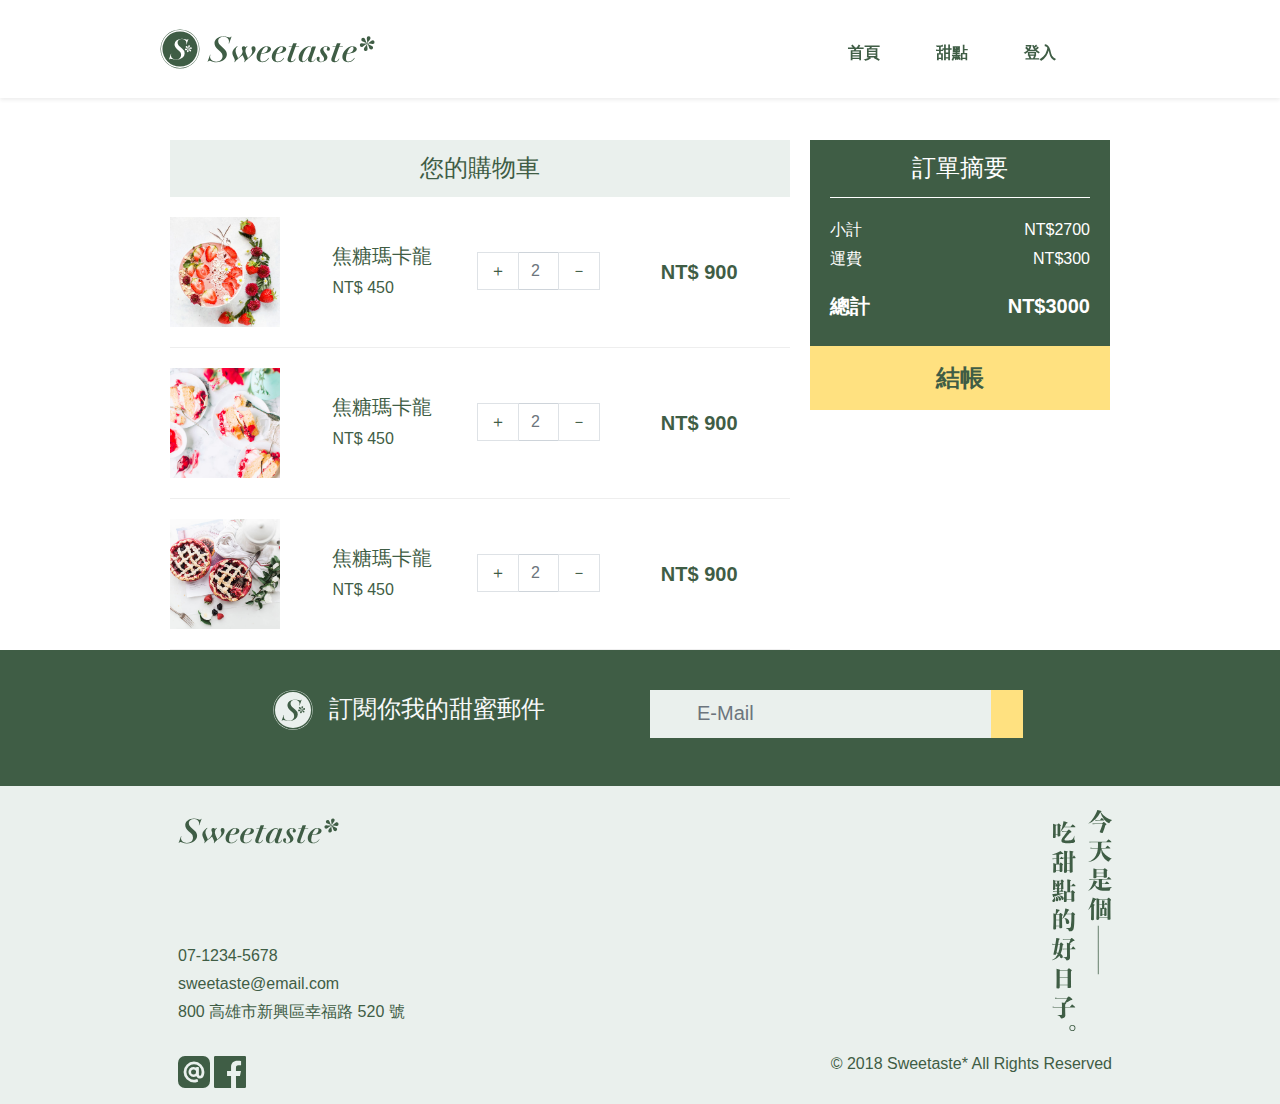
<file: html/cart.html>
<!doctype html>
<html lang="en">

<head>
  <title>Sweetaste 甜點電商-購物車</title>
  <!-- Required meta tags -->
  <meta charset="utf-8">
  <meta name="viewport" content="width=device-width, initial-scale=1, shrink-to-fit=no">

  <!-- Bootstrap CSS -->
  <link rel="stylesheet" href="https://stackpath.bootstrapcdn.com/bootstrap/4.1.2/css/bootstrap.min.css" integrity="sha384-Smlep5jCw/wG7hdkwQ/Z5nLIefveQRIY9nfy6xoR1uRYBtpZgI6339F5dgvm/e9B"
    crossorigin="anonymous">
  <link rel="stylesheet" href="https://use.fontawesome.com/releases/v5.3.1/css/all.css" integrity="sha384-mzrmE5qonljUremFsqc01SB46JvROS7bZs3IO2EmfFsd15uHvIt+Y8vEf7N7fWAU"
    crossorigin="anonymous">
  <link rel="stylesheet" href="../style/all.css">
</head>

<body>
  <header>
    <div class="fixed-top">
      <div class="flex-column flex-md-row align-items-center p-3 px-md-4 mb-3 bg-white  shadow-sm">
        <nav class="navbar  navbar-light navbar-expand-lg container d-flex justify-content-between">
          <button class="navbar-toggler menu" type="button" data-toggle="collapse" data-target="#navbarNav"
            aria-controls="navbarNav" aria-expanded="false" aria-label="Toggle navigation">
            <span class="navbar-toggler-icon "></span>
          </button>
          <a class="navbar-brand" href="index.html">
            <img class="d-none d-md-block" src="../images/icon/logo-all-dark.svg" height="40" class="d-inline-block align-top"
              alt="">
            <div class="container d-md-none ml-5">
              <img class="d-md-none mr-3" src="../images/icon/logotype-sm-dark.svg" width="120" class="d-inline-block align-top"
                alt="">
            </div>
          </a>
          <a href="cart.html"> <i class="fas fa-shopping-cart d-md-none ml-3"></i></a>
          <div class="collapse navbar-collapse justify-content-end " id="navbarNav">
            <ul class="navbar-nav mt-2">
              <li class="nav-item">
                <a class="nav-link" href="index.html">首頁</a>
              </li>
              <li class="nav-item">
                <a class="nav-link" href="product.html">甜點</a>
              </li>
              <li class="nav-item">
                <a class="nav-link" href="login.html">登入</a>
              </li>
              <li class="nav-item  d-none d-md-block">
                <a class="nav-link" href="cart.html"><i class="fas fa-shopping-cart"></i></a>
              </li>
            </ul>
          </div>
        </nav>
      </div>
    </div>
  </header>

  <!-- ＝＝＝＝＝＝＝＝＝＝＝＝＝＝＝＝＝＝＝＝＝＝＝＝＝＝＝＝＝＝＝＝＝＝＝＝＝＝＝＝＝＝＝ -->
  <!-- main -->
  <!-- ＝＝＝＝＝＝＝＝＝＝＝＝＝＝＝＝＝＝＝＝＝＝＝＝＝＝＝＝＝＝＝＝＝＝＝＝＝＝＝＝＝＝＝ -->
  <div class="container main">
    <div class="row cart">
      <!-- 左列 購物列表 -->
      <div class="col-md-8 col-sm-12 ">
        <div class="cart_list">
          <h4 class="title">您的購物車</h4>
          <div class="listItem">
            <div class="list-style-photo-1 mr-2 listItem-list-img " id="01">
            </div>
            <div class="listItem-list-name">
              <h6>焦糖瑪卡龍</h6>
              <span>NT$ 450</span>
            </div>
            <div class="listItem-list-number">
              <ul class="pagination">
                <li class="page-item">
                  <a class="page-link text-sw1" href="#">
                    <span aria-hidden="true">＋</span>
                    <span class="sr-only">+</span>
                  </a>
                </li>
                <li class="page-item"><input class="form-control border-left-0 border-right-0" type="text" placeholder="2"></li>
                <li class="page-item">
                  <a class="page-link text-sw1" href="#">
                    <span>－</span>
                    <span class="sr-only">－</span>
                  </a>
                </li>
              </ul>
            </div>
            <div class="listItem-list-amount">
              <span class="amount">NT$ 900</span>
              <span> <i class="ml-5 far fa-trash-alt d-none d-md-block"></i></span>
            </div>
          </div>
          <div class="listItem">
            <div class="list-style-photo-2 mr-2 listItem-list-img " id="02">
            </div>
            <div class="listItem-list-name">
              <h6>焦糖瑪卡龍</h6>
              <span>NT$ 450</span>
            </div>
            <div class="listItem-list-number">
              <ul class="pagination">
                <li class="page-item">
                  <a class="page-link text-sw1" href="#">
                    <span aria-hidden="true">＋</span>
                    <span class="sr-only">+</span>
                  </a>
                </li>
                <li class="page-item"><input class="form-control border-left-0 border-right-0" type="text" placeholder="2"></li>
                <li class="page-item">
                  <a class="page-link text-sw1" href="#">
                    <span>－</span>
                    <span class="sr-only">－</span>
                  </a>
                </li>
              </ul>
            </div>
            <div class="listItem-list-amount">
              <span class="amount">NT$ 900</span>
              <span> <i class="ml-5 far fa-trash-alt d-none d-md-block"></i></span>
            </div>
          </div>

          <div class="listItem">
            <div class="list-style-photo-3 mr-2 listItem-list-img " id="02">
            </div>
            <div class="listItem-list-name">
              <h6>焦糖瑪卡龍</h6>
              <span>NT$ 450</span>
            </div>
            <div class="listItem-list-number">
              <ul class="pagination">
                <li class="page-item">
                  <a class="page-link text-sw1" href="#">
                    <span aria-hidden="true">＋</span>
                    <span class="sr-only">+</span>
                  </a>
                </li>
                <li class="page-item"><input class="form-control border-left-0 border-right-0" type="text" placeholder="2"></li>
                <li class="page-item">
                  <a class="page-link text-sw1" href="#">
                    <span>－</span>
                    <span class="sr-only">－</span>
                  </a>
                </li>
              </ul>
            </div>
            <div class="listItem-list-amount">
              <span class="amount">NT$ 900</span>
              <span> <i class="ml-5 far fa-trash-alt d-none d-md-block"></i></span>
            </div>
          </div>



        </div>
      </div>
      <!-- 右列 訂單摘要 -->
      <div class="col-md-4 col-sm-12">
        <div class="cart_summary">
          <h4 class="title">訂單摘要</h4>
          <ul class="list-group">
            <li class="d-flex justify-content-between">
              <span>小計</span>
              <span>NT$2700</span>
            </li>
            <li class=" d-flex justify-content-between">
              <span>運費</span>
              <span>NT$300</span>
            </li>

            <li class=" d-flex justify-content-between">
              <strong>總計</strong>
              <strong>NT$3000</strong>
            </li>
          </ul>
          <div class=" align-items-center ">
            <button type="button" class="btn rounded-0 btn-lg btn-block  btn-sw5 text-sw1" onclick="javascript:location.href='checkout1.html'">結帳</button>
          </div>
        </div>
      </div>
    </div>
  </div>



  <!-- ＝＝＝＝＝＝＝＝＝＝＝＝＝＝＝＝＝＝＝＝＝＝＝＝＝＝＝＝＝＝＝＝＝＝＝＝＝＝＝＝＝＝＝ -->
  <!-- footer -->
  <!-- ＝＝＝＝＝＝＝＝＝＝＝＝＝＝＝＝＝＝＝＝＝＝＝＝＝＝＝＝＝＝＝＝＝＝＝＝＝＝＝＝＝＝＝ -->
  <footer>
    <div class="container-fluid  bg-sw1 p-2 pt-4 pb-3">
      <div class="container">
        <div class="row pl-2 pr-2 justify-content-center">
          <div class="col-lg-5  col-sm-12  media  mb-4 align-items-center">
            <img class=" rounded-circle m-3" src="../images/icon/logo-light.svg" height="40" alt="">
            <div class="media-body">
              <h4 class="text-light pt-2">訂閱你我的甜蜜郵件</h4>
            </div>
          </div>
          <div class="col-lg-5 col-sm-12 pt-3 pb-3">
            <form>
              <label class="sr-only " for="inlineFormInputGroup">E-Mail</label>
              <div class="input-group input-group-lg border-0">
                <div class="input-group-prepend">
                  <div class="input-group-text bg-sw6 rounded-0 border-0"><i class="fas fa-envelope"></i></div>
                </div>
                <input type="text" class="form-control bg-sw6 border-0" id="inlineFormInputGroup" placeholder="E-Mail">
                <button type="submit" class="btn btn-sw5 pl-3 pr-3 border-0"><i class="fas fa-arrow-right"></i></button>
              </div>
            </form>
          </div>
        </div>
      </div>
    </div>
    <div class="container-fluid  bg-sw6">
      <div class="container">
        <div class="row pl-2 pr-2 pt-4 justify-content-center">
          <div class="col-sm"><img class="mt-2" src="../images/icon/logotype.svg" alt="" height="26">
            <div class="footer_left_p">
              <p>07-1234-5678 </p>
              <p>sweetaste@email.com</p>
              <p> 800 高雄市新興區幸福路 520 號</p>
            </div>
          </div>
          <div class="d-none d-md-block"><img class="float-right" src="../images/icon/sm-今天是個吃甜點的好日子.svg" width="60"
              alt=""></div>
        </div>
        <div class="row pl-2 pr-2 justify-content-center  align-items-center">
          <div class="col">
            <ul class="social-icons">
              <li class="d-inline"><a href="#"><img src="../images/icon/ic-line@.svg" alt=""></a></li>
              <li class="d-inline"><a href="#"><img src="../images/icon/ic-facebook.svg" alt=""></a></li>
            </ul>
          </div>
          <div class=" copyright">
            <p class="mt-2 text-sm-left">© 2018 Sweetaste* All Rights Reserved</p>
          </div>
        </div>
      </div>
    </div>
    </div>
    </div>
  </footer>


  <!-- Optional JavaScript -->
  <!-- jQuery first, then Popper.js, then Bootstrap JS -->
  <script src="https://code.jquery.com/jquery-3.3.1.slim.min.js" integrity="sha384-q8i/X+965DzO0rT7abK41JStQIAqVgRVzpbzo5smXKp4YfRvH+8abtTE1Pi6jizo"
    crossorigin="anonymous"></script>
  <script src="https://cdnjs.cloudflare.com/ajax/libs/popper.js/1.14.3/umd/popper.min.js" integrity="sha384-ZMP7rVo3mIykV+2+9J3UJ46jBk0WLaUAdn689aCwoqbBJiSnjAK/l8WvCWPIPm49"
    crossorigin="anonymous"></script>
  <script src="https://stackpath.bootstrapcdn.com/bootstrap/4.1.2/js/bootstrap.min.js" integrity="sha384-o+RDsa0aLu++PJvFqy8fFScvbHFLtbvScb8AjopnFD+iEQ7wo/CG0xlczd+2O/em"
    crossorigin="anonymous"></script>

</body>

</html>
</file>
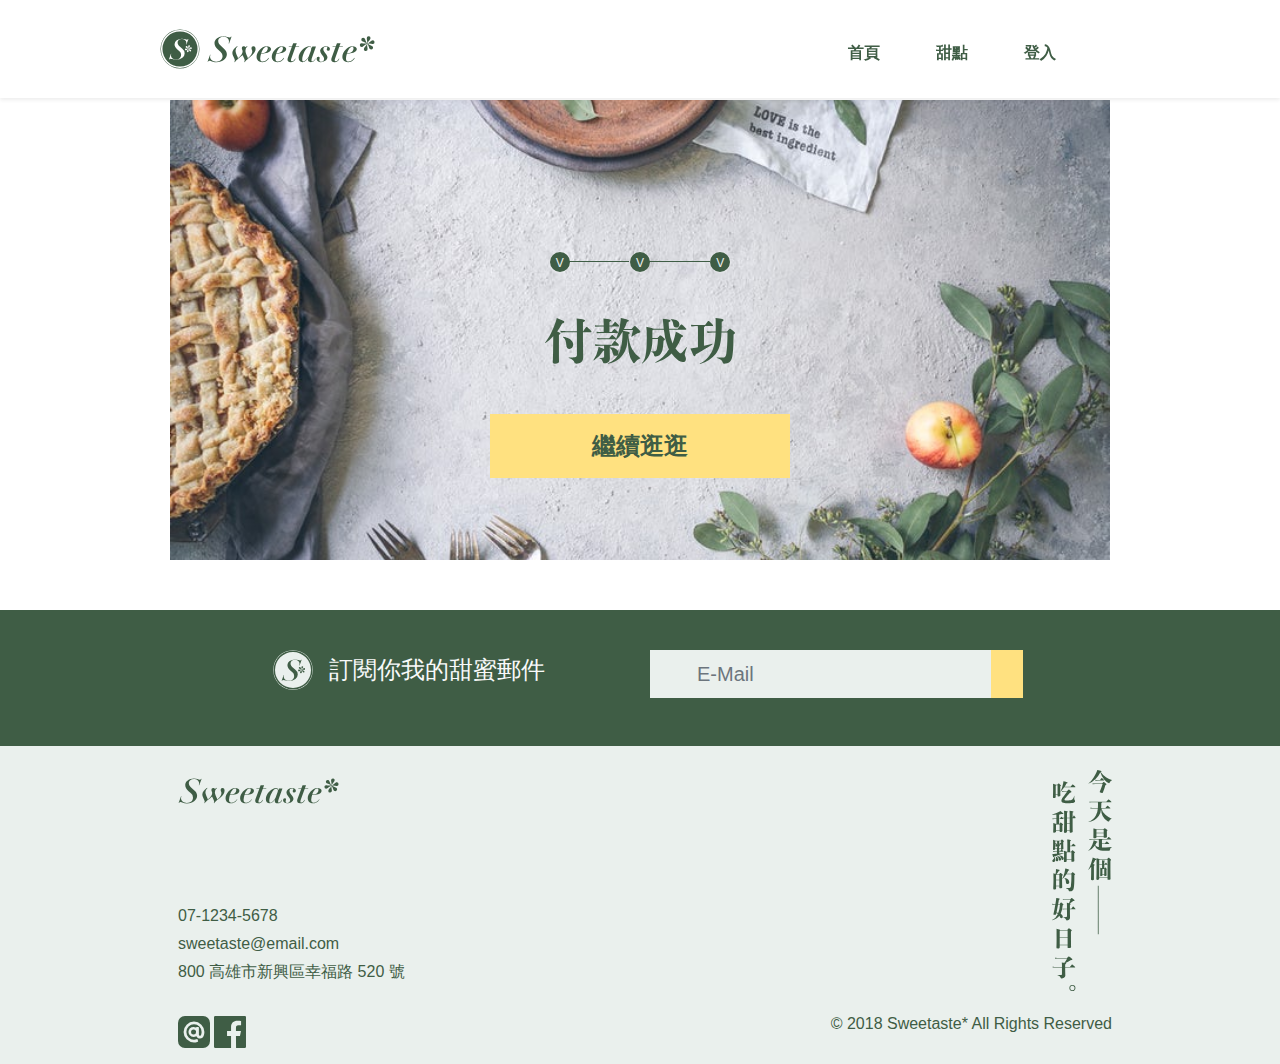
<file: html/checkout-success.html>
<!doctype html>
<html lang="en">

<head>
  <title>Sweetaste 甜點電商-付款成功</title>
  <!-- Required meta tags -->
  <meta charset="utf-8">
  <meta name="viewport" content="width=device-width, initial-scale=1, shrink-to-fit=no">

  <!-- Bootstrap CSS -->
  <link rel="stylesheet" href="https://stackpath.bootstrapcdn.com/bootstrap/4.1.2/css/bootstrap.min.css" integrity="sha384-Smlep5jCw/wG7hdkwQ/Z5nLIefveQRIY9nfy6xoR1uRYBtpZgI6339F5dgvm/e9B"
    crossorigin="anonymous">
  <link rel="stylesheet" href="https://use.fontawesome.com/releases/v5.3.1/css/all.css" integrity="sha384-mzrmE5qonljUremFsqc01SB46JvROS7bZs3IO2EmfFsd15uHvIt+Y8vEf7N7fWAU"
    crossorigin="anonymous">
  <link rel="stylesheet" href="../style/all.css">
</head>

<body>
  <header>
    <div class="fixed-top">
      <div class="flex-column flex-md-row align-items-center p-3 px-md-4 mb-3 bg-white  shadow-sm">
        <nav class="navbar  navbar-light navbar-expand-lg container d-flex justify-content-between">
          <button class="navbar-toggler menu" type="button" data-toggle="collapse" data-target="#navbarNav"
            aria-controls="navbarNav" aria-expanded="false" aria-label="Toggle navigation">
            <span class="navbar-toggler-icon "></span>
          </button>
          <a class="navbar-brand" href="index.html">
            <img class="d-none d-md-block" src="../images/icon/logo-all-dark.svg" height="40" class="d-inline-block align-top"
              alt="">
            <div class="container d-md-none ml-5">
              <img class="d-md-none mr-3" src="../images/icon/logotype-sm-dark.svg" width="120" class="d-inline-block align-top"
                alt="">
            </div>
          </a>
          <a href="cart.html"> <i class="fas fa-shopping-cart d-md-none ml-3"></i></a>
          <div class="collapse navbar-collapse justify-content-end " id="navbarNav">
            <ul class="navbar-nav mt-2">
              <li class="nav-item">
                <a class="nav-link" href="index.html">首頁</a>
              </li>
              <li class="nav-item">
                <a class="nav-link" href="product.html">甜點</a>
              </li>
              <li class="nav-item">
                <a class="nav-link" href="login.html">登入</a>
              </li>
              <li class="nav-item d-none d-md-block">
                <a class="nav-link" href="cart.html"><i class="fas fa-shopping-cart"></i></a>
              </li>
            </ul>
          </div>
        </nav>
      </div>
    </div>
  </header>
  <!-- ＝＝＝＝＝＝＝＝＝＝＝＝＝＝＝＝＝＝＝＝＝＝＝＝＝＝＝＝＝＝＝＝＝＝＝＝＝＝＝＝＝＝＝ -->
  <!-- KV 主視覺 -->
  <!-- ＝＝＝＝＝＝＝＝＝＝＝＝＝＝＝＝＝＝＝＝＝＝＝＝＝＝＝＝＝＝＝＝＝＝＝＝＝＝＝＝＝＝＝ -->
  <div class="container">
    <div class="row justify-content-center checkout">
      <div class="kvIMG-checkout">
        <div class="success">
          <div class="step">
            <ul class="progressbar">
              <li class="active"></li>
              <li class="active"></li>
              <li class="active"></li>
            </ul>
          </div>
          <!-- <h1>付款成功</h1> -->
          <img src="../images/icon/lg-付款成功.svg" width="190" alt="">
          <div class="text-center deliver-button">
            <button type="button" class="btn rounded-0 btn-lg btn-block  btn-sw5 text-sw1" onclick="javascript:location.href='product.html'">繼續逛逛</button>
          </div>

        </div>
      </div>

    </div>
  </div>


  <!-- ＝＝＝＝＝＝＝＝＝＝＝＝＝＝＝＝＝＝＝＝＝＝＝＝＝＝＝＝＝＝＝＝＝＝＝＝＝＝＝＝＝＝＝ -->
  <!-- footer -->
  <!-- ＝＝＝＝＝＝＝＝＝＝＝＝＝＝＝＝＝＝＝＝＝＝＝＝＝＝＝＝＝＝＝＝＝＝＝＝＝＝＝＝＝＝＝ -->
  <footer>
    <div class="container-fluid  bg-sw1 p-2 pt-4 pb-3">
      <div class="container">
        <div class="row pl-2 pr-2 justify-content-center">
          <div class="col-lg-5  col-sm-12  media  mb-4 align-items-center">
            <img class=" rounded-circle m-3" src="../images/icon/logo-light.svg" height="40" alt="">
            <div class="media-body">
              <h4 class="text-light pt-2">訂閱你我的甜蜜郵件</h4>
            </div>
          </div>
          <div class="col-lg-5 col-sm-12 pt-3 pb-3">
            <form>
              <label class="sr-only" for="inlineFormInputGroup">E-Mail</label>
              <div class="input-group input-group-lg border-0">
                <div class="input-group-prepend">
                  <div class="input-group-text bg-sw6 rounded-0 border-0"><i class="fas fa-envelope"></i></div>
                </div>
                <input type="text" class="form-control bg-sw6  border-0" id="inlineFormInputGroup" placeholder="E-Mail">
                <button type="submit" class="btn btn-sw5 pl-3 pr-3 border-0"><i class="fas fa-arrow-right"></i></button>
              </div>
            </form>
          </div>
        </div>
      </div>
    </div>
    <div class="container-fluid  bg-sw6">
      <div class="container">
        <div class="row pl-2 pr-2 pt-4 justify-content-center">
          <div class="col-sm"><img class="mt-2" src="../images/icon/logotype.svg" alt="" height="26">
            <div class="footer_left_p">
              <p>07-1234-5678 </p>
              <p>sweetaste@email.com</p>
              <p> 800 高雄市新興區幸福路 520 號</p>
            </div>
          </div>
          <div class="d-none d-md-block"><img class="float-right" src="../images/icon/sm-今天是個吃甜點的好日子.svg" width="60"
              alt=""></div>
        </div>
        <div class="row pl-2 pr-2 justify-content-center  align-items-center">
          <div class="col">
            <ul class="social-icons">
              <li class="d-inline"><a href="#"><img src="../images/icon/ic-line@.svg" alt=""></a></li>
              <li class="d-inline"><a href="#"><img src="../images/icon/ic-facebook.svg" alt=""></a></li>
            </ul>
          </div>
          <div class=" copyright">
            <p class="mt-2">© 2018 Sweetaste* All Rights Reserved</p>
          </div>
        </div>
      </div>
    </div>
    </div>
    </div>
  </footer>


  <!-- Optional JavaScript -->
  <!-- jQuery first, then Popper.js, then Bootstrap JS -->
  <script src="https://code.jquery.com/jquery-3.3.1.slim.min.js" integrity="sha384-q8i/X+965DzO0rT7abK41JStQIAqVgRVzpbzo5smXKp4YfRvH+8abtTE1Pi6jizo"
    crossorigin="anonymous"></script>
  <script src="https://cdnjs.cloudflare.com/ajax/libs/popper.js/1.14.3/umd/popper.min.js" integrity="sha384-ZMP7rVo3mIykV+2+9J3UJ46jBk0WLaUAdn689aCwoqbBJiSnjAK/l8WvCWPIPm49"
    crossorigin="anonymous"></script>
  <script src="https://stackpath.bootstrapcdn.com/bootstrap/4.1.2/js/bootstrap.min.js" integrity="sha384-o+RDsa0aLu++PJvFqy8fFScvbHFLtbvScb8AjopnFD+iEQ7wo/CG0xlczd+2O/em"
    crossorigin="anonymous"></script>
  <script>
    $("figure").mouseleave(
      function () {
        $(this).removeClass("hover");
      }
    );
  </script>
</body>

</html>
</file>
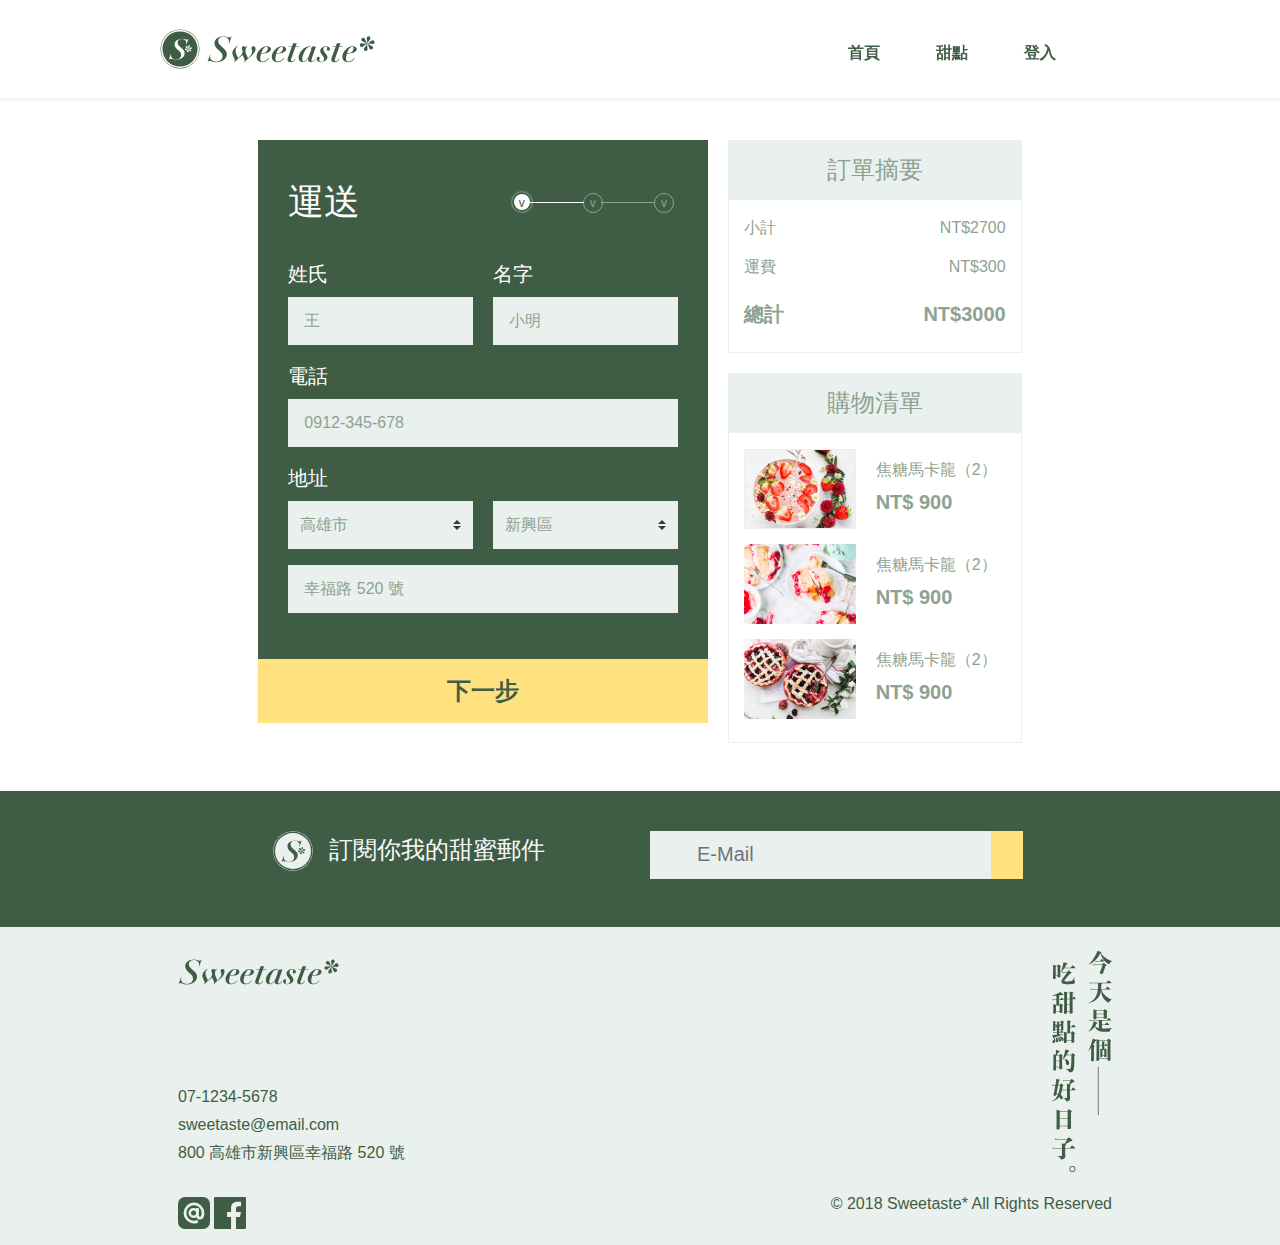
<file: html/checkout1.html>
<!doctype html>
<html lang="en">

<head>
  <title>Sweetaste 甜點電商-會員登入</title>
  <!-- Required meta tags -->
  <meta charset="utf-8">
  <meta name="viewport" content="width=device-width, initial-scale=1, shrink-to-fit=no">

  <!-- Bootstrap CSS -->
  <link rel="stylesheet" href="https://stackpath.bootstrapcdn.com/bootstrap/4.1.2/css/bootstrap.min.css" integrity="sha384-Smlep5jCw/wG7hdkwQ/Z5nLIefveQRIY9nfy6xoR1uRYBtpZgI6339F5dgvm/e9B"
    crossorigin="anonymous">
  <link rel="stylesheet" href="https://use.fontawesome.com/releases/v5.3.1/css/all.css" integrity="sha384-mzrmE5qonljUremFsqc01SB46JvROS7bZs3IO2EmfFsd15uHvIt+Y8vEf7N7fWAU"
    crossorigin="anonymous">
  <link rel="stylesheet" href="../style/all.css">
</head>

<body>
  <header>
    <div class="fixed-top">
      <div class="flex-column flex-md-row align-items-center p-3 px-md-4 mb-3 bg-white  shadow-sm">
        <nav class="navbar  navbar-light navbar-expand-lg container d-flex justify-content-between">
          <button class="navbar-toggler menu" type="button" data-toggle="collapse" data-target="#navbarNav"
            aria-controls="navbarNav" aria-expanded="false" aria-label="Toggle navigation">
            <span class="navbar-toggler-icon "></span>
          </button>
          <a class="navbar-brand" href="index.html">
            <img class="d-none d-md-block" src="../images/icon/logo-all-dark.svg" height="40" class="d-inline-block align-top"
              alt="">
            <div class="container d-md-none ml-5">
              <img class="d-md-none mr-3" src="../images/icon/logotype-sm-dark.svg" width="120" class="d-inline-block align-top"
                alt="">
            </div>
          </a>
          <a href="cart.html"> <i class="fas fa-shopping-cart d-md-none ml-3"></i></a>
          <div class="collapse navbar-collapse justify-content-end " id="navbarNav">
            <ul class="navbar-nav mt-2">
              <li class="nav-item">
                <a class="nav-link" href="index.html">首頁</a>
              </li>
              <li class="nav-item">
                <a class="nav-link" href="product.html">甜點</a>
              </li>
              <li class="nav-item">
                <a class="nav-link" href="login.html">登入</a>
              </li>
              <li class="nav-item  d-none d-md-block">
                <a class="nav-link" href="cart.html"><i class="fas fa-shopping-cart"></i></a>
              </li>
            </ul>
          </div>
        </nav>
      </div>
    </div>
  </header>

  <!-- ＝＝＝＝＝＝＝＝＝＝＝＝＝＝＝＝＝＝＝＝＝＝＝＝＝＝＝＝＝＝＝＝＝＝＝＝＝＝＝＝＝＝＝ -->
  <!-- main -->
  <!-- ＝＝＝＝＝＝＝＝＝＝＝＝＝＝＝＝＝＝＝＝＝＝＝＝＝＝＝＝＝＝＝＝＝＝＝＝＝＝＝＝＝＝＝ -->
  <div class="container main">
    <div class="row justify-content-center checkout">
      <!-- 左－運送資料 -->
      <div class="col-md-6 col-sm-12">
        <div class="deliver">
          <div class="step">
            <ul class="progressbar">
              <li class="active"></li>
              <li class=""></li>
              <li class=""></li>
            </ul>
          </div>
          <form class="needs-validation" novalidate="">
            <div class="deliver-content">
              <h4 class="mb-3">運送</h4>
              <div class="row">
                <div class="col-6 mb-3">
                  <label for="firstName">姓氏</label>
                  <input type="text" class="form-control form-control-lg" id="firstName" placeholder="王" value=""
                    required="">
                </div>
                <div class="col-6 mb-3">
                  <label for="lastName">名字</label>
                  <input type="text" class="form-control form-control-lg" id="lastName" placeholder="小明" value=""
                    required="">
                </div>
              </div>
              <div class="mb-3">
                <label for="phone">電話</label>
                <input type="text" class="form-control form-control-lg " id="phone" placeholder="0912-345-678" required="">
              </div>
              <label for="country">地址</label>
              <div class="row">
                <div class="col-6 mb-3">
                  <select class="custom-select custom-select-lg d-block w-100" id="country" required="">
                    <option value="">高雄市</option>
                    <option>台北市</option>
                  </select>
                </div>
                <div class="col-6 mb-3">
                  <!-- <label for="country"></label> -->
                  <select class="custom-select custom-select-lg d-block w-100" id="state" required="">
                    <option value="">新興區</option>
                    <option>其它區</option>
                  </select>
                </div>
              </div>
              <div class="mb-3">
                <input type="text" class="form-control form-control-lg" id="zip" placeholder="幸福路 520 號" required="">
              </div>
            </div>
            <div class="text-center deliver-button">
              <button type="button" class="btn rounded-0 btn-lg btn-block  btn-sw5 text-sw1" onclick="javascript:location.href='checkout2.html'">下一步</button>
            </div>
          </form>
        </div>

      </div>
      <!-- 右列 -->
      <div class="col-md-4 d-none d-md-block detail ">
        <!-- 右－ 訂單明細 -->
        <div class="cart_shopAmount">
          <h4 class="title">訂單摘要</h4>
          <ul class="list-group">
            <li class="d-flex justify-content-between">
              <span>小計</span>
              <span>NT$2700</span>
            </li>
            <li class=" d-flex justify-content-between">
              <span>運費</span>
              <span>NT$300</span>
            </li>

            <li class=" d-flex justify-content-between">
              <strong>總計</strong>
              <strong>NT$3000</strong>
            </li>
          </ul>
        </div>
        <!-- 右－購物清單 -->
        <div class="cart_shopList mb-5">
          <h4 class="title">購物清單</h4>
          <ul class="list-group ">
            <li class=" d-flex justify-content-start">
              <div class="cart_shopList-img01"></div>
              <div class="list-content align-self-center">
                <h6 class="">焦糖馬卡龍（2）</h6>
                <strong>NT$ 900</strong>
              </div>
            </li>
            <li class=" d-flex justify-content-start">
              <div class="cart_shopList-img02"></div>
              <div class="list-content align-self-center">
                <h6 class="">焦糖馬卡龍（2）</h6>
                <strong>NT$ 900</strong>
              </div>
            </li>
            <li class=" d-flex justify-content-start">
              <div class="cart_shopList-img03"></div>
              <div class="list-content align-self-center">
                <h6 class="">焦糖馬卡龍（2）</h6>
                <strong>NT$ 900</strong>
              </div>
            </li>
          </ul>
        </div>
      </div>
    </div>

  </div>


  <!-- ＝＝＝＝＝＝＝＝＝＝＝＝＝＝＝＝＝＝＝＝＝＝＝＝＝＝＝＝＝＝＝＝＝＝＝＝＝＝＝＝＝＝＝ -->
  <!-- footer -->
  <!-- ＝＝＝＝＝＝＝＝＝＝＝＝＝＝＝＝＝＝＝＝＝＝＝＝＝＝＝＝＝＝＝＝＝＝＝＝＝＝＝＝＝＝＝ -->
  <footer>
    <div class="container-fluid  bg-sw1 p-2 pt-4 pb-3">
      <div class="container">
        <div class="row pl-2 pr-2 justify-content-center">
          <div class="col-lg-5  col-sm-12  media  mb-4 align-items-center">
            <img class=" rounded-circle m-3" src="../images/icon/logo-light.svg" height="40" alt="">
            <div class="media-body">
              <h4 class="text-light pt-2">訂閱你我的甜蜜郵件</h4>
            </div>
          </div>
          <div class="col-lg-5 col-sm-12 pt-3 pb-3">
            <form>
              <label class="sr-only " for="inlineFormInputGroup">E-Mail</label>
              <div class="input-group input-group-lg border-0">
                <div class="input-group-prepend">
                  <div class="input-group-text bg-sw6 rounded-0 border-0"><i class="fas fa-envelope"></i></div>
                </div>
                <input type="text" class="form-control bg-sw6 border-0" id="inlineFormInputGroup" placeholder="E-Mail">
                <button type="submit" class="btn btn-sw5 pl-3 pr-3 border-0"><i class="fas fa-arrow-right"></i></button>
              </div>
            </form>
          </div>
        </div>
      </div>
    </div>
    <div class="container-fluid  bg-sw6">
      <div class="container">
        <div class="row pl-2 pr-2 pt-4 justify-content-center">
          <div class="col-sm"><img class="mt-2" src="../images/icon/logotype.svg" alt="" height="26">
            <div class="footer_left_p">
              <p>07-1234-5678 </p>
              <p>sweetaste@email.com</p>
              <p> 800 高雄市新興區幸福路 520 號</p>
            </div>
          </div>
          <div class="d-none d-md-block"><img class="float-right" src="../images/icon/sm-今天是個吃甜點的好日子.svg" width="60"
              alt=""></div>
        </div>
        <div class="row pl-2 pr-2 justify-content-center  align-items-center">
          <div class="col">
            <ul class="social-icons">
              <li class="d-inline"><a href="#"><img src="../images/icon/ic-line@.svg" alt=""></a></li>
              <li class="d-inline"><a href="#"><img src="../images/icon/ic-facebook.svg" alt=""></a></li>
            </ul>
          </div>
          <div class=" copyright">
            <p class="mt-2">© 2018 Sweetaste* All Rights Reserved</p>
          </div>
        </div>
      </div>
    </div>
    </div>
    </div>
  </footer>


  <!-- Optional JavaScript -->
  <!-- jQuery first, then Popper.js, then Bootstrap JS -->
  <script src="https://code.jquery.com/jquery-3.3.1.slim.min.js" integrity="sha384-q8i/X+965DzO0rT7abK41JStQIAqVgRVzpbzo5smXKp4YfRvH+8abtTE1Pi6jizo"
    crossorigin="anonymous"></script>
  <script src="https://cdnjs.cloudflare.com/ajax/libs/popper.js/1.14.3/umd/popper.min.js" integrity="sha384-ZMP7rVo3mIykV+2+9J3UJ46jBk0WLaUAdn689aCwoqbBJiSnjAK/l8WvCWPIPm49"
    crossorigin="anonymous"></script>
  <script src="https://stackpath.bootstrapcdn.com/bootstrap/4.1.2/js/bootstrap.min.js" integrity="sha384-o+RDsa0aLu++PJvFqy8fFScvbHFLtbvScb8AjopnFD+iEQ7wo/CG0xlczd+2O/em"
    crossorigin="anonymous"></script>
</body>

</html>
</file>
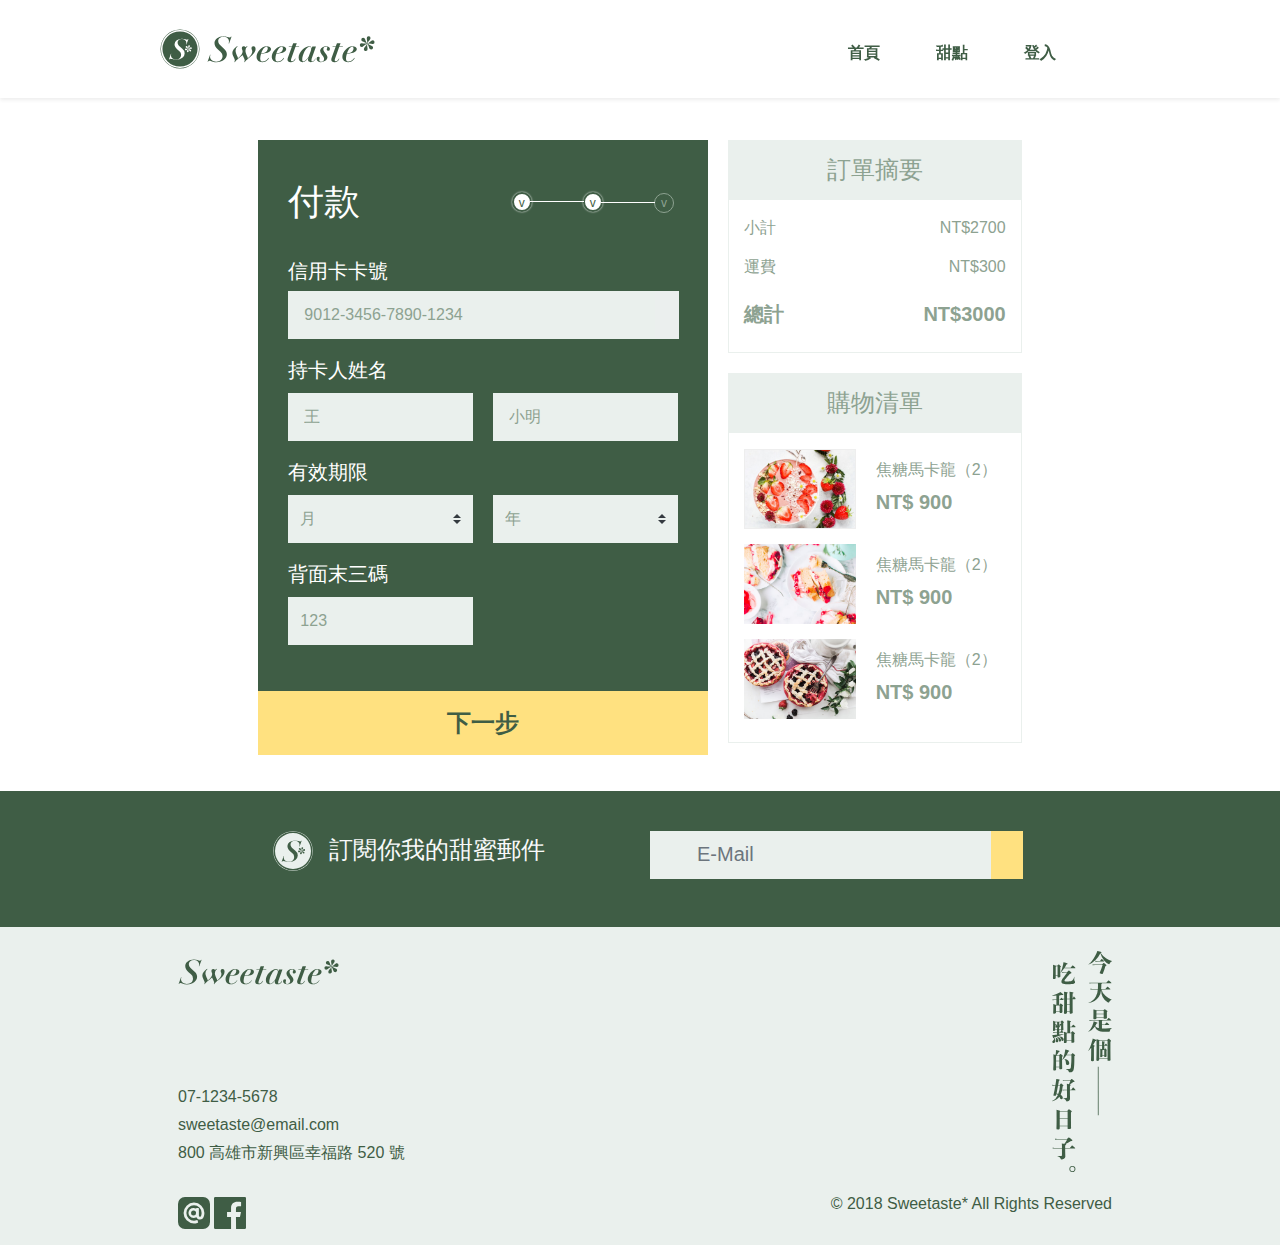
<file: html/checkout2.html>
<!doctype html>
<html lang="en">

<head>
  <title>Sweetaste 甜點電商-會員登入</title>
  <!-- Required meta tags -->
  <meta charset="utf-8">
  <meta name="viewport" content="width=device-width, initial-scale=1, shrink-to-fit=no">

  <!-- Bootstrap CSS -->
  <link rel="stylesheet" href="https://stackpath.bootstrapcdn.com/bootstrap/4.1.2/css/bootstrap.min.css" integrity="sha384-Smlep5jCw/wG7hdkwQ/Z5nLIefveQRIY9nfy6xoR1uRYBtpZgI6339F5dgvm/e9B"
    crossorigin="anonymous">
  <link rel="stylesheet" href="https://use.fontawesome.com/releases/v5.3.1/css/all.css" integrity="sha384-mzrmE5qonljUremFsqc01SB46JvROS7bZs3IO2EmfFsd15uHvIt+Y8vEf7N7fWAU"
    crossorigin="anonymous">
  <link rel="stylesheet" href="../style/all.css">
</head>

<body>
  <header>
    <div class="fixed-top">
      <div class="flex-column flex-md-row align-items-center p-3 px-md-4 mb-3 bg-white  shadow-sm">
        <nav class="navbar  navbar-light navbar-expand-lg container d-flex justify-content-between">
          <button class="navbar-toggler menu" type="button" data-toggle="collapse" data-target="#navbarNav"
            aria-controls="navbarNav" aria-expanded="false" aria-label="Toggle navigation">
            <span class="navbar-toggler-icon "></span>
          </button>
          <a class="navbar-brand" href="index.html">
            <img class="d-none d-md-block" src="../images/icon/logo-all-dark.svg" height="40" class="d-inline-block align-top"
              alt="">
            <div class="container d-md-none ml-5">
              <img class="d-md-none mr-3" src="../images/icon/logotype-sm-dark.svg" width="120" class="d-inline-block align-top"
                alt="">
            </div>
          </a>
          <a href="cart.html"> <i class="fas fa-shopping-cart d-md-none ml-3"></i></a>
          <div class="collapse navbar-collapse justify-content-end " id="navbarNav">
            <ul class="navbar-nav mt-2">
              <li class="nav-item">
                <a class="nav-link" href="index.html">首頁</a>
              </li>
              <li class="nav-item">
                <a class="nav-link" href="product.html">甜點</a>
              </li>
              <li class="nav-item">
                <a class="nav-link" href="login.html">登入</a>
              </li>
              <li class="nav-item  d-none d-md-block">
                <a class="nav-link" href="cart.html"><i class="fas fa-shopping-cart"></i></a>
              </li>
            </ul>
          </div>
        </nav>
      </div>
    </div>
  </header>
  <!-- ＝＝＝＝＝＝＝＝＝＝＝＝＝＝＝＝＝＝＝＝＝＝＝＝＝＝＝＝＝＝＝＝＝＝＝＝＝＝＝＝＝＝＝ -->
  <!-- main -->
  <!-- ＝＝＝＝＝＝＝＝＝＝＝＝＝＝＝＝＝＝＝＝＝＝＝＝＝＝＝＝＝＝＝＝＝＝＝＝＝＝＝＝＝＝＝ -->
  <div class="container main">
    <div class="row justify-content-center checkout">
      <!-- 左－運送資料 -->
      <div class="col-md-6 col-sm-12">
        <div class="deliver">
          <div class="step">
            <ul class="progressbar">
              <li class="active"></li>
              <li class="active"></li>
              <li class=""></li>
            </ul>
          </div>
          <form class="needs-validation" novalidate="">
            <div class="deliver-content">
              <h4 class="mb-3">付款</h4>
              <div class="js-form-message mb-3">
                <label class="h6 small d-block text-uppercase">
                  信用卡卡號
                </label>
                <div class="js-focus-state input-group u-form">
                  <input class="form-control form-control-lg" type="text" required="" placeholder="9012-3456-7890-1234"
                    aria-label="9012-3456-7890-1234" data-msg="輸入您的信用卡號" data-error-class="u-has-error"
                    data-success-class="u-has-success">
                  <div class="input-group-prepend">
                    <span class="input-group-text border-0"><i class="fas fa-credit-card"></i></span>
                  </div>
                </div>
              </div>

              <label for="firstName">持卡人姓名</label>
              <div class="row">
                <div class="col-6 mb-3">
                  <input type="text" class="form-control form-control-lg" id="firstName" placeholder="王" value=""
                    required="">
                </div>
                <div class="col-6 mb-3">

                  <input type="text" class="form-control form-control-lg" id="lastName" placeholder="小明" value=""
                    required="">
                </div>
              </div>
              <label>有效期限</label>
              <div class="row">
                <div class="col-6 mb-3">
                  <select class="custom-select custom-select-lg d-block w-100" id="month" required="">
                    <option value="">月</option>
                    <option>2</option>
                  </select>
                </div>
                <div class="col-6 mb-3">
                  <select class="custom-select custom-select-lg d-block w-100" id="year" required="">
                    <option value="">年</option>
                    <option>10</option>
                  </select>
                </div>
              </div>
              <div class="row">
                <div class="col-6  mb-3">
                  <label class=" d-block text-uppercase">
                    背面末三碼
                  </label>
                  <div class="">
                    <input class="form-control custom-select-lg" type="text" required="" placeholder="123" aria-label="123"
                      data-msg="請輸入卡片背面末三碼" data-error-class="u-has-error" data-success-class="u-has-success">
                  </div>
                </div>
              </div>
            </div>
            <div class="text-center deliver-button">
              <button type="button" class="btn rounded-0 btn-lg btn-block  btn-sw5 text-sw1" onclick="javascript:location.href='checkout3.html'">下一步</button>
            </div>

          </form>
        </div>

      </div>
      <!-- 右列 -->
      <div class="col-md-4 d-none d-md-block detail">
        <!-- 右－ 訂單明細 -->
        <div class="cart_shopAmount">
          <h4 class="title">訂單摘要</h4>
          <ul class="list-group">
            <li class="d-flex justify-content-between">
              <span>小計</span>
              <span>NT$2700</span>
            </li>
            <li class=" d-flex justify-content-between">
              <span>運費</span>
              <span>NT$300</span>
            </li>

            <li class=" d-flex justify-content-between">
              <strong>總計</strong>
              <strong>NT$3000</strong>
            </li>
          </ul>
        </div>
        <!-- 右－購物清單 -->
        <div class="cart_shopList mb-5">
          <h4 class="title">購物清單</h4>
          <ul class="list-group ">
            <li class=" d-flex justify-content-start">
              <div class="cart_shopList-img01"></div>
              <div class="list-content align-self-center">
                <h6 class="">焦糖馬卡龍（2）</h6>
                <strong>NT$ 900</strong>
              </div>
            </li>
            <li class=" d-flex justify-content-start">
              <div class="cart_shopList-img02"></div>
              <div class="list-content align-self-center">
                <h6 class="">焦糖馬卡龍（2）</h6>
                <strong>NT$ 900</strong>
              </div>
            </li>
            <li class=" d-flex justify-content-start">
              <div class="cart_shopList-img03"></div>
              <div class="list-content align-self-center">
                <h6 class="">焦糖馬卡龍（2）</h6>
                <strong>NT$ 900</strong>
              </div>
            </li>
          </ul>
        </div>
      </div>
    </div>

  </div>


  <!-- ＝＝＝＝＝＝＝＝＝＝＝＝＝＝＝＝＝＝＝＝＝＝＝＝＝＝＝＝＝＝＝＝＝＝＝＝＝＝＝＝＝＝＝ -->
  <!-- footer -->
  <!-- ＝＝＝＝＝＝＝＝＝＝＝＝＝＝＝＝＝＝＝＝＝＝＝＝＝＝＝＝＝＝＝＝＝＝＝＝＝＝＝＝＝＝＝ -->
  <footer>
    <div class="container-fluid  bg-sw1 p-2 pt-4 pb-3">
      <div class="container">
        <div class="row pl-2 pr-2 justify-content-center">
          <div class="col-lg-5  col-sm-12  media  mb-4 align-items-center">
            <img class=" rounded-circle m-3" src="../images/icon/logo-light.svg" height="40" alt="">
            <div class="media-body">
              <h4 class="text-light pt-2">訂閱你我的甜蜜郵件</h4>
            </div>
          </div>
          <div class="col-lg-5 col-sm-12 pt-3 pb-3">
            <form>
              <label class="sr-only " for="inlineFormInputGroup">E-Mail</label>
              <div class="input-group input-group-lg border-0">
                <div class="input-group-prepend">
                  <div class="input-group-text bg-sw6 rounded-0 border-0"><i class="fas fa-envelope"></i></div>
                </div>
                <input type="text" class="form-control bg-sw6 border-0" id="inlineFormInputGroup" placeholder="E-Mail">
                <button type="submit" class="btn btn-sw5 pl-3 pr-3 border-0"><i class="fas fa-arrow-right"></i></button>
              </div>
            </form>
          </div>
        </div>
      </div>
    </div>
    <div class="container-fluid  bg-sw6">
      <div class="container">
        <div class="row pl-2 pr-2 pt-4 justify-content-center">
          <div class="col-sm"><img class="mt-2" src="../images/icon/logotype.svg" alt="" height="26">
            <div class="footer_left_p">
              <p>07-1234-5678 </p>
              <p>sweetaste@email.com</p>
              <p> 800 高雄市新興區幸福路 520 號</p>
            </div>
          </div>
          <div class="d-none d-md-block"><img class="float-right" src="../images/icon/sm-今天是個吃甜點的好日子.svg" width="60"
              alt=""></div>
        </div>
        <div class="row pl-2 pr-2 justify-content-center  align-items-center">
          <div class="col">
            <ul class="social-icons">
              <li class="d-inline"><a href="#"><img src="../images/icon/ic-line@.svg" alt=""></a></li>
              <li class="d-inline"><a href="#"><img src="../images/icon/ic-facebook.svg" alt=""></a></li>
            </ul>
          </div>
          <div class=" copyright">
            <p class="mt-2">© 2018 Sweetaste* All Rights Reserved</p>
          </div>
        </div>
      </div>
    </div>
    </div>
    </div>
  </footer>


  <!-- Optional JavaScript -->
  <!-- jQuery first, then Popper.js, then Bootstrap JS -->
  <script src="https://code.jquery.com/jquery-3.3.1.slim.min.js" integrity="sha384-q8i/X+965DzO0rT7abK41JStQIAqVgRVzpbzo5smXKp4YfRvH+8abtTE1Pi6jizo"
    crossorigin="anonymous"></script>
  <script src="https://cdnjs.cloudflare.com/ajax/libs/popper.js/1.14.3/umd/popper.min.js" integrity="sha384-ZMP7rVo3mIykV+2+9J3UJ46jBk0WLaUAdn689aCwoqbBJiSnjAK/l8WvCWPIPm49"
    crossorigin="anonymous"></script>
  <script src="https://stackpath.bootstrapcdn.com/bootstrap/4.1.2/js/bootstrap.min.js" integrity="sha384-o+RDsa0aLu++PJvFqy8fFScvbHFLtbvScb8AjopnFD+iEQ7wo/CG0xlczd+2O/em"
    crossorigin="anonymous"></script>
</body>

</html>
</file>
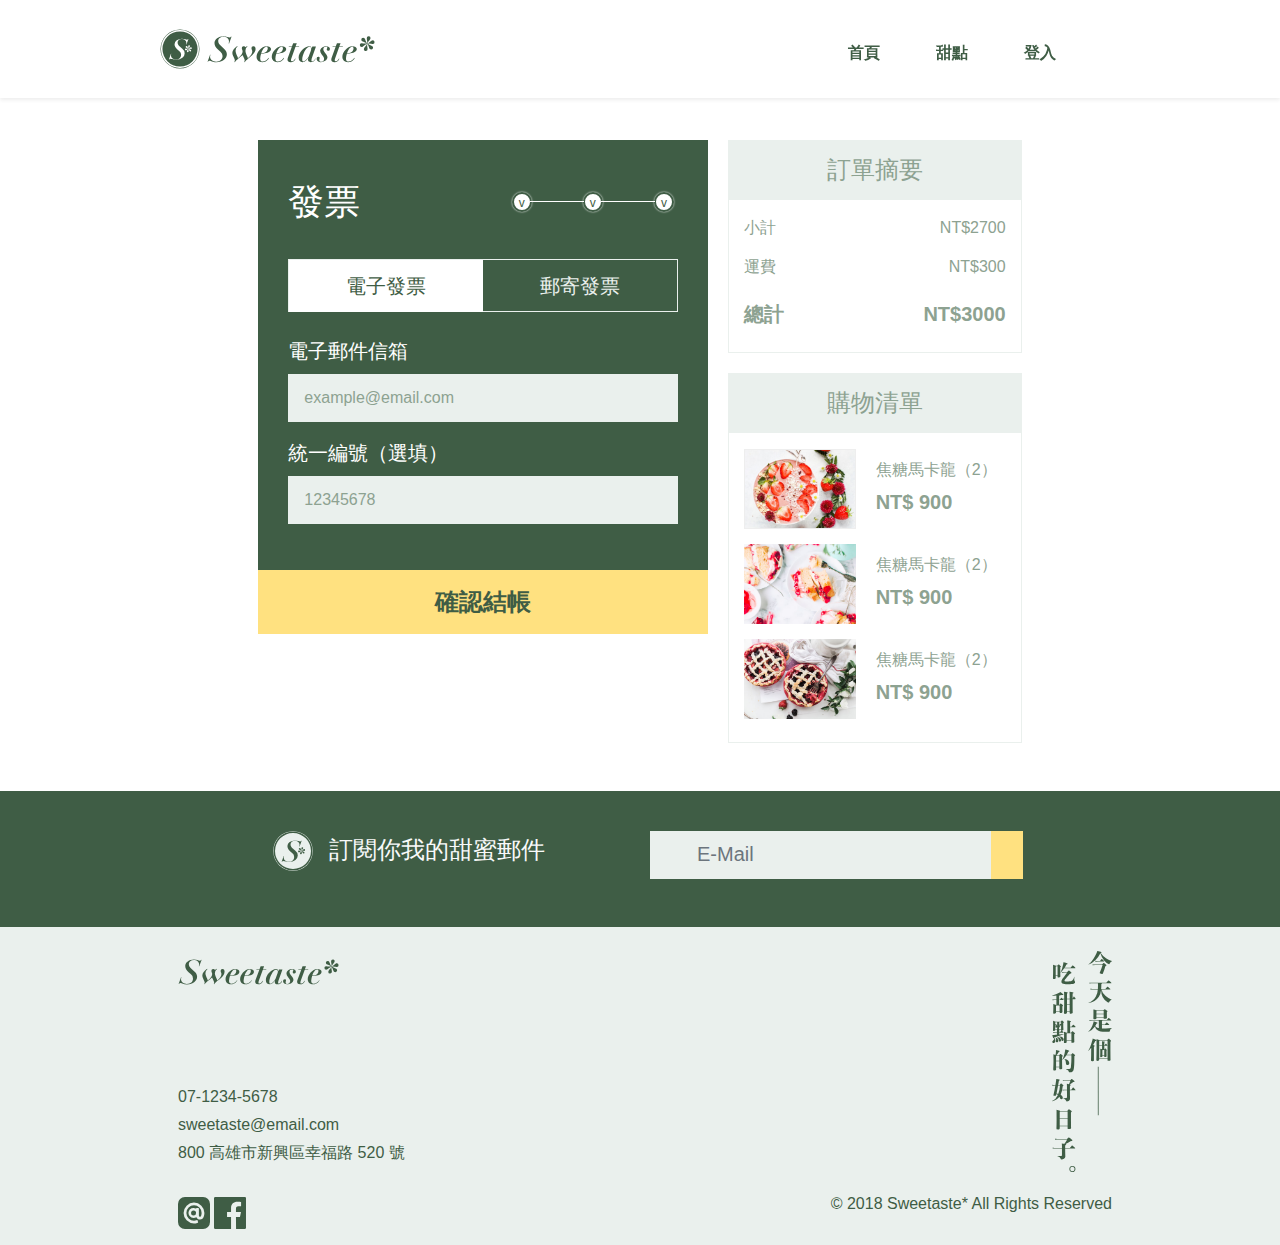
<file: html/checkout3.html>
<!doctype html>
<html lang="en">

<head>
  <title>Sweetaste 甜點電商-發票</title>
  <!-- Required meta tags -->
  <meta charset="utf-8">
  <meta name="viewport" content="width=device-width, initial-scale=1, shrink-to-fit=no">

  <!-- Bootstrap CSS -->
  <link rel="stylesheet" href="https://stackpath.bootstrapcdn.com/bootstrap/4.1.2/css/bootstrap.min.css" integrity="sha384-Smlep5jCw/wG7hdkwQ/Z5nLIefveQRIY9nfy6xoR1uRYBtpZgI6339F5dgvm/e9B"
    crossorigin="anonymous">
  <link rel="stylesheet" href="https://use.fontawesome.com/releases/v5.3.1/css/all.css" integrity="sha384-mzrmE5qonljUremFsqc01SB46JvROS7bZs3IO2EmfFsd15uHvIt+Y8vEf7N7fWAU"
    crossorigin="anonymous">
  <link rel="stylesheet" href="../style/all.css">
</head>

<body>
  <header>
    <div class="fixed-top">
      <div class="flex-column flex-md-row align-items-center p-3 px-md-4 mb-3 bg-white  shadow-sm">
        <nav class="navbar  navbar-light navbar-expand-lg container d-flex justify-content-between">
          <button class="navbar-toggler menu" type="button" data-toggle="collapse" data-target="#navbarNav"
            aria-controls="navbarNav" aria-expanded="false" aria-label="Toggle navigation">
            <span class="navbar-toggler-icon "></span>
          </button>
          <a class="navbar-brand" href="index.html">
            <img class="d-none d-md-block" src="../images/icon/logo-all-dark.svg" height="40" class="d-inline-block align-top"
              alt="">
            <div class="container d-md-none ml-5">
              <img class="d-md-none mr-3" src="../images/icon/logotype-sm-dark.svg" width="120" class="d-inline-block align-top"
                alt="">
            </div>
          </a>
          <a href="cart.html"> <i class="fas fa-shopping-cart d-md-none ml-3"></i></a>
          <div class="collapse navbar-collapse justify-content-end " id="navbarNav">
            <ul class="navbar-nav mt-2">
              <li class="nav-item">
                <a class="nav-link" href="index.html">首頁</a>
              </li>
              <li class="nav-item">
                <a class="nav-link" href="product.html">甜點</a>
              </li>
              <li class="nav-item">
                <a class="nav-link" href="login.html">登入</a>
              </li>
              <li class="nav-item d-none d-md-block">
                <a class="nav-link" href="cart.html"><i class="fas fa-shopping-cart"></i></a>
              </li>
            </ul>
          </div>
        </nav>
      </div>
    </div>
  </header>

  <!-- ＝＝＝＝＝＝＝＝＝＝＝＝＝＝＝＝＝＝＝＝＝＝＝＝＝＝＝＝＝＝＝＝＝＝＝＝＝＝＝＝＝＝＝ -->
  <!-- main -->
  <!-- ＝＝＝＝＝＝＝＝＝＝＝＝＝＝＝＝＝＝＝＝＝＝＝＝＝＝＝＝＝＝＝＝＝＝＝＝＝＝＝＝＝＝＝ -->
  <div class="container main">
    <div class="row justify-content-center checkout">
      <!-- 左－運送資料 -->
      <div class="col-md-6 col-sm-12">
        <div class="deliver">
          <div class="step">
            <ul class="progressbar">
              <li class="active"></li>
              <li class="active"></li>
              <li class="active"></li>
            </ul>
          </div>
          <form class="needs-validation" novalidate="">
            <div class="deliver-content">
              <h4 class="mb-3">發票</h4>
              <nav>
                <div class="nav nav-tabs  mb-4" id="nav-tab" role="tablist">
                  <a class="nav-item nav-link active" id="nav-home-tab" data-toggle="tab" href="#nav-home" role="tab"
                    aria-controls="nav-home" aria-selected="true">
                    電子發票
                  </a>
                  <a class="nav-item nav-link " id="nav-profile-tab" data-toggle="tab" href="#nav-profile" role="tab"
                    aria-controls="nav-profile" aria-selected="false">
                    郵寄發票
                  </a>
                </div>
              </nav>
              <!-- tab1 -->
              <div class="tab-content" id="nav-tabContent">
                <div class="tab-pane fade show active" id="nav-home" role="tabpanel" aria-labelledby="nav-home-tab">
                  <div class="form-group mb-3">
                    <label for="exampleFormControlInput1">電子郵件信箱</label>
                    <input type="email" class="form-control form-control-lg" id="exampleFormControlInput1" placeholder="example@email.com">
                  </div>
                  <div class="form-group  mb-3">
                    <label class=" d-block text-uppercase">
                      統一編號（選填）
                    </label>
                    <div class="">
                      <input class="form-control  form-control-lg" type="text" required="" placeholder="12345678"
                        aria-label="12345678" data-error-class="" data-success-class="u-has-success">
                    </div>
                  </div>
                </div>
                <!-- tab2 -->
                <div class="tab-pane fade" id="nav-profile" role="tabpanel" aria-labelledby="nav-profile-tab">
                  <div class="form-group mb-3">
                    <label for="country">地址</label>
                    <div class="row">
                      <div class="col-6 mb-3">
                        <select class="custom-select custom-select-lg d-block w-100" id="country" required="">
                          <option value="">高雄市</option>
                          <option>台北市</option>
                        </select>
                      </div>
                      <div class="col-6 mb-3">
                        <!-- <label for="country"></label> -->
                        <select class="custom-select custom-select-lg d-block w-100" id="state" required="">
                          <option value="">新興區</option>
                          <option>其它區</option>
                        </select>
                      </div>
                    </div>
                    <div class="mb-3">
                      <input type="text" class="form-control form-control-lg" id="zip" placeholder="幸福路 520 號" required="">
                    </div>
                  </div>
                  <div class="form-group  mb-3">
                    <label class=" d-block text-uppercase">
                      統一編號（選填）
                    </label>
                    <div class="">
                      <input class="form-control  form-control-lg" type="text" required="" placeholder="12345678"
                        aria-label="12345678" data-error-class="" data-success-class="u-has-success">
                    </div>
                  </div>
                </div>
              </div>
            </div>
            <div class="text-center deliver-button">
              <button type="button" class="btn rounded-0 btn-lg btn-block  btn-sw5 text-sw1" onclick="javascript:location.href='checkout-success.html'">確認結帳</button>
            </div>
          </form>
        </div>

      </div>
      <!-- 右列 -->
      <div class="col-md-4 d-none d-md-block detail ">
        <!-- 右－ 訂單明細 -->
        <div class="cart_shopAmount">
          <h4 class="title">訂單摘要</h4>
          <ul class="list-group">
            <li class="d-flex justify-content-between">
              <span>小計</span>
              <span>NT$2700</span>
            </li>
            <li class=" d-flex justify-content-between">
              <span>運費</span>
              <span>NT$300</span>
            </li>

            <li class=" d-flex justify-content-between">
              <strong>總計</strong>
              <strong>NT$3000</strong>
            </li>
          </ul>
        </div>
        <!-- 右－購物清單 -->
        <div class="cart_shopList mb-5">
          <h4 class="title">購物清單</h4>
          <ul class="list-group ">
            <li class=" d-flex justify-content-start">
              <div class="cart_shopList-img01"></div>
              <div class="list-content align-self-center">
                <h6 class="">焦糖馬卡龍（2）</h6>
                <strong>NT$ 900</strong>
              </div>
            </li>
            <li class=" d-flex justify-content-start">
              <div class="cart_shopList-img02"></div>
              <div class="list-content align-self-center">
                <h6 class="">焦糖馬卡龍（2）</h6>
                <strong>NT$ 900</strong>
              </div>
            </li>
            <li class=" d-flex justify-content-start">
              <div class="cart_shopList-img03"></div>
              <div class="list-content align-self-center">
                <h6 class="">焦糖馬卡龍（2）</h6>
                <strong>NT$ 900</strong>
              </div>
            </li>
          </ul>
        </div>
      </div>
    </div>

  </div>


  <!-- ＝＝＝＝＝＝＝＝＝＝＝＝＝＝＝＝＝＝＝＝＝＝＝＝＝＝＝＝＝＝＝＝＝＝＝＝＝＝＝＝＝＝＝ -->
  <!-- footer -->
  <!-- ＝＝＝＝＝＝＝＝＝＝＝＝＝＝＝＝＝＝＝＝＝＝＝＝＝＝＝＝＝＝＝＝＝＝＝＝＝＝＝＝＝＝＝ -->
  <footer>
    <div class="container-fluid  bg-sw1 p-2 pt-4 pb-3">
      <div class="container">
        <div class="row pl-2 pr-2 justify-content-center">
          <div class="col-lg-5  col-sm-12  media  mb-4 align-items-center">
            <img class=" rounded-circle m-3" src="../images/icon/logo-light.svg" height="40" alt="">
            <div class="media-body">
              <h4 class="text-light pt-2">訂閱你我的甜蜜郵件</h4>
            </div>
          </div>
          <div class="col-lg-5 col-sm-12 pt-3 pb-3">
            <form>
              <label class="sr-only " for="inlineFormInputGroup">E-Mail</label>
              <div class="input-group input-group-lg border-0">
                <div class="input-group-prepend">
                  <div class="input-group-text bg-sw6 rounded-0 border-0"><i class="fas fa-envelope"></i></div>
                </div>
                <input type="text" class="form-control bg-sw6 border-0" id="inlineFormInputGroup" placeholder="E-Mail">
                <button type="submit" class="btn btn-sw5 pl-3 pr-3 border-0"><i class="fas fa-arrow-right"></i></button>
              </div>
            </form>
          </div>
        </div>
      </div>
    </div>
    <div class="container-fluid  bg-sw6">
      <div class="container">
        <div class="row pl-2 pr-2 pt-4 justify-content-center">
          <div class="col-sm"><img class="mt-2" src="../images/icon/logotype.svg" alt="" height="26">
            <div class="footer_left_p">
              <p>07-1234-5678 </p>
              <p>sweetaste@email.com</p>
              <p> 800 高雄市新興區幸福路 520 號</p>
            </div>
          </div>
          <div class="d-none d-md-block"><img class="float-right" src="../images/icon/sm-今天是個吃甜點的好日子.svg" width="60"
              alt=""></div>
        </div>
        <div class="row pl-2 pr-2 justify-content-center  align-items-center">
          <div class="col">
            <ul class="social-icons">
              <li class="d-inline"><a href="#"><img src="../images/icon/ic-line@.svg" alt=""></a></li>
              <li class="d-inline"><a href="#"><img src="../images/icon/ic-facebook.svg" alt=""></a></li>
            </ul>
          </div>
          <div class=" copyright">
            <p class="mt-2">© 2018 Sweetaste* All Rights Reserved</p>
          </div>
        </div>
      </div>
    </div>
    </div>
    </div>
  </footer>


  <!-- Optional JavaScript -->
  <!-- jQuery first, then Popper.js, then Bootstrap JS -->
  <script src="https://code.jquery.com/jquery-3.3.1.slim.min.js" integrity="sha384-q8i/X+965DzO0rT7abK41JStQIAqVgRVzpbzo5smXKp4YfRvH+8abtTE1Pi6jizo"
    crossorigin="anonymous"></script>
  <script src="https://cdnjs.cloudflare.com/ajax/libs/popper.js/1.14.3/umd/popper.min.js" integrity="sha384-ZMP7rVo3mIykV+2+9J3UJ46jBk0WLaUAdn689aCwoqbBJiSnjAK/l8WvCWPIPm49"
    crossorigin="anonymous"></script>
  <script src="https://stackpath.bootstrapcdn.com/bootstrap/4.1.2/js/bootstrap.min.js" integrity="sha384-o+RDsa0aLu++PJvFqy8fFScvbHFLtbvScb8AjopnFD+iEQ7wo/CG0xlczd+2O/em"
    crossorigin="anonymous"></script>

</body>

</html>
</file>
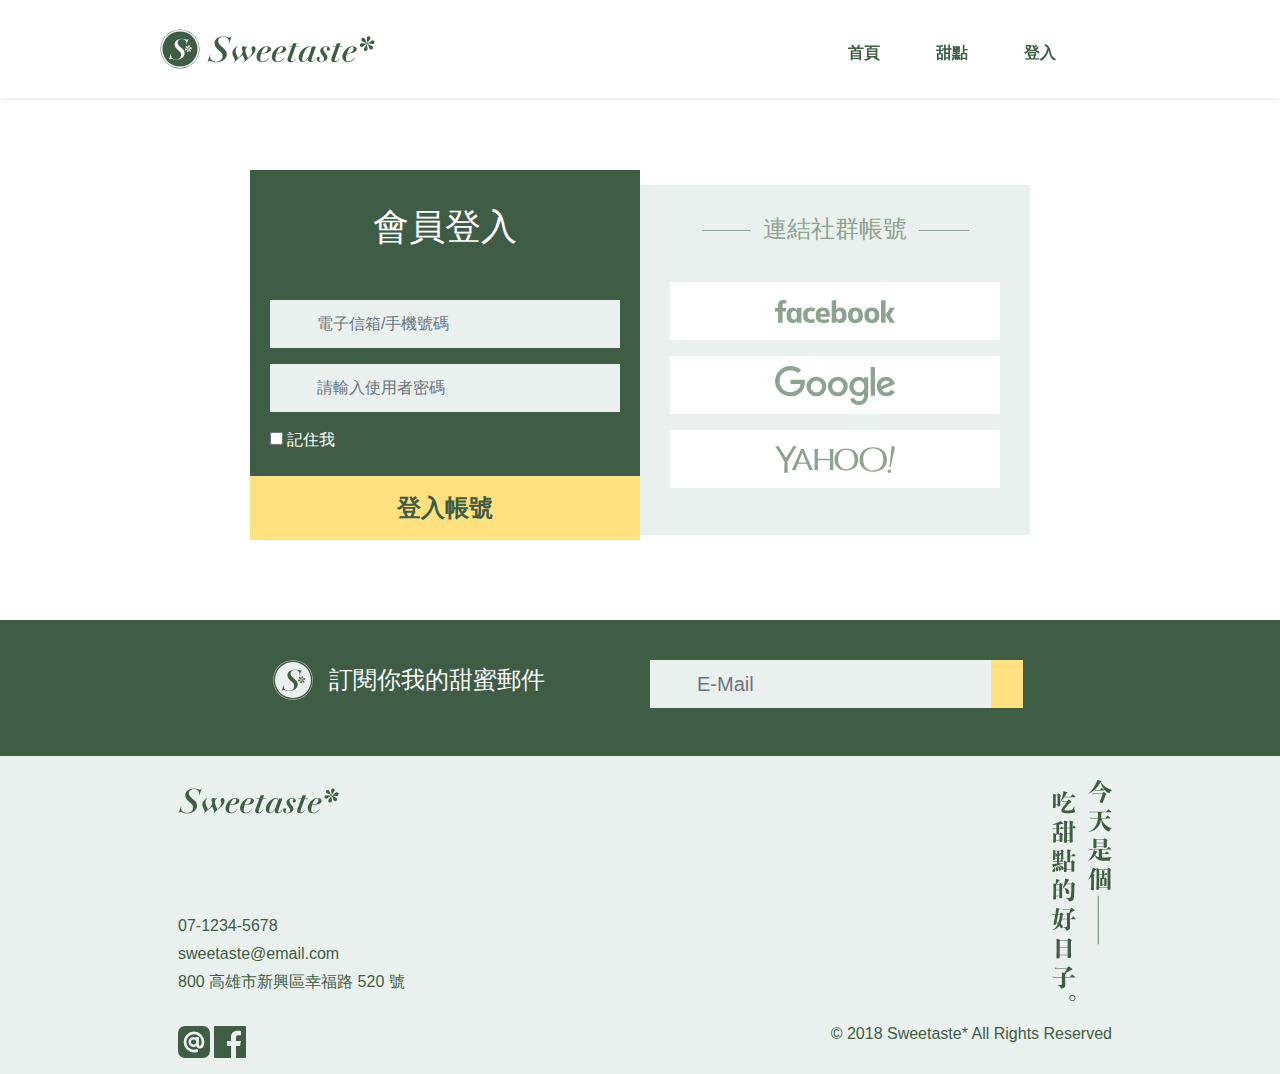
<file: html/login.html>
<!doctype html>
<html lang="en">

<head>
  <title>Sweetaste 甜點電商-會員登入</title>
  <!-- Required meta tags -->
  <meta charset="utf-8">
  <meta name="viewport" content="width=device-width, initial-scale=1, shrink-to-fit=no">

  <!-- Bootstrap CSS -->
  <link rel="stylesheet" href="https://stackpath.bootstrapcdn.com/bootstrap/4.1.2/css/bootstrap.min.css" integrity="sha384-Smlep5jCw/wG7hdkwQ/Z5nLIefveQRIY9nfy6xoR1uRYBtpZgI6339F5dgvm/e9B"
    crossorigin="anonymous">
  <link rel="stylesheet" href="https://use.fontawesome.com/releases/v5.3.1/css/all.css" integrity="sha384-mzrmE5qonljUremFsqc01SB46JvROS7bZs3IO2EmfFsd15uHvIt+Y8vEf7N7fWAU"
    crossorigin="anonymous">
  <link rel="stylesheet" href="../style/all.css">
</head>

<body>
  <header>
    <div class="fixed-top">
      <div class="flex-column flex-md-row align-items-center p-3 px-md-4 mb-3 bg-white  shadow-sm">
        <nav class="navbar  navbar-light navbar-expand-lg container d-flex justify-content-between">
          <button class="navbar-toggler menu" type="button" data-toggle="collapse" data-target="#navbarNav"
            aria-controls="navbarNav" aria-expanded="false" aria-label="Toggle navigation">
            <span class="navbar-toggler-icon "></span>
          </button>
          <a class="navbar-brand" href="#">
            <img class="d-none d-md-block" src="../images/icon/logo-all-dark.svg" height="40" class="d-inline-block align-top"
              alt="">
            <div class="container d-md-none ml-5">
              <img class="d-md-none mr-3" src="../images/icon/logotype-sm-dark.svg" width="120" class="d-inline-block align-top"
                alt="">
            </div>
          </a>
          <a href="cart.html"><i class="fas fa-shopping-cart d-md-none ml-3"></i></a>

          <div class="collapse navbar-collapse justify-content-end " id="navbarNav">
            <ul class="navbar-nav mt-2">
              <li class="nav-item">
                <a class="nav-link" href="index.html">首頁 </a>
              </li>
              <li class="nav-item">
                <a class="nav-link" href="product.html">甜點</a>
              </li>
              <li class="nav-item">
                <a class="nav-link" href="login.html">登入</a>
              </li>
              <li class="nav-item d-none d-md-block">
                <a class="nav-link" href="cart.html"><i class="fas fa-shopping-cart"></i></a>
              </li>
            </ul>
          </div>
        </nav>
      </div>
    </div>
  </header>

  <!-- ＝＝＝＝＝＝＝＝＝＝＝＝＝＝＝＝＝＝＝＝＝＝＝＝＝＝＝＝＝＝＝＝＝＝＝＝＝＝＝＝＝＝＝ -->
  <!-- main -->
  <!-- ＝＝＝＝＝＝＝＝＝＝＝＝＝＝＝＝＝＝＝＝＝＝＝＝＝＝＝＝＝＝＝＝＝＝＝＝＝＝＝＝＝＝＝ -->
  <div class="container main">
    <div class="justify-content-center login ">

      <!-- 左邊會員登入 -->
      <div class="member-box order-sm-1">
        <h4 class="title">會員登入</h4>

      </div>
      <div class="member-box-input  order-sm-3">
        <form>
          <div class="input-box">
            <div class="input-group input-group-lg border-0 mb-3">
              <div class="input-group-prepend">
                <div class="input-group-text bg-sw6 rounded-0 border-0"><i class="fas fa-user"></i></div>
              </div>
              <input type="text" class="form-control bg-sw6 border-0 rounded-0" id="inlineFormInputGroup" placeholder="電子信箱/手機號碼">

            </div>
            <div class="input-group input-group-lg border-0 mb-3">
              <div class="input-group-prepend">
                <div class="input-group-text bg-sw6 rounded-0 border-0"><i class="fas fa-key"></i></div>
              </div>
              <input type="text" class="form-control bg-sw6 border-0 rounded-0" id="inlineFormInputGroup" placeholder="請輸入使用者密碼">
            </div>
            <div class="checkbox mb-3">
              <label>
                <input type="checkbox" value="remember-me"> 記住我
              </label>
            </div>
          </div>
          <div class="text-center">
            <button type="button" class="btn rounded-0 btn-lg btn-block  btn-sw5 text-sw1" onclick="javascript:location.href='checkout1.html'">登入帳號</button>
          </div>
        </form>
      </div>
      <!-- 右邊社群登入 -->
      <div class="socialMedia  order-sm-2">
        <div class="title d-none d-md-block">
          <h4>連結社群帳號</h4>
        </div>
        <div>
          <ul class="socialMedia-list">
            <li><a href=""> <img src="../images/icon/ic-facebook-logotype.svg" alt=""></a></li>
            <li><a href=""> <img src="../images/icon/ic-google.svg" alt=""></a></li>
            <li><a href=""> <img src="../images/icon/ic-yahoo.svg" alt=""></li></a>
          </ul>
        </div>

      </div>

    </div>
  </div>

  </div>



  <!-- ＝＝＝＝＝＝＝＝＝＝＝＝＝＝＝＝＝＝＝＝＝＝＝＝＝＝＝＝＝＝＝＝＝＝＝＝＝＝＝＝＝＝＝ -->
  <!-- footer -->
  <!-- ＝＝＝＝＝＝＝＝＝＝＝＝＝＝＝＝＝＝＝＝＝＝＝＝＝＝＝＝＝＝＝＝＝＝＝＝＝＝＝＝＝＝＝ -->
  <footer>
    <div class="container-fluid  bg-sw1 p-2 pt-4 pb-3">
      <div class="container">
        <div class="row pl-2 pr-2 justify-content-center">
          <div class="col-lg-5  col-sm-12  media  mb-4 align-items-center">
            <img class=" rounded-circle m-3" src="../images/icon/logo-light.svg" height="40" alt="">
            <div class="media-body">
              <h4 class="text-light pt-2">訂閱你我的甜蜜郵件</h4>
            </div>
          </div>
          <div class="col-lg-5 col-sm-12 pt-3 pb-3">
            <form>
              <label class="sr-only " for="inlineFormInputGroup">E-Mail</label>
              <div class="input-group input-group-lg border-0">
                <div class="input-group-prepend">
                  <div class="input-group-text bg-sw6 rounded-0 border-0"><i class="fas fa-envelope"></i></div>
                </div>
                <input type="text" class="form-control bg-sw6 border-0" id="inlineFormInputGroup" placeholder="E-Mail">
                <button type="submit" class="btn btn-sw5 pl-3 pr-3 border-0"><i class="fas fa-arrow-right"></i></button>
              </div>
            </form>
          </div>
        </div>
      </div>
    </div>
    <div class="container-fluid  bg-sw6">
      <div class="container">
        <div class="row pl-2 pr-2 pt-4 justify-content-center">
          <div class="col-sm"><img class="mt-2" src="../images/icon/logotype.svg" alt="" height="26">
            <div class="footer_left_p">
              <p>07-1234-5678 </p>
              <p>sweetaste@email.com</p>
              <p> 800 高雄市新興區幸福路 520 號</p>
            </div>
          </div>
          <div class="d-none d-md-block"><img class="float-right" src="../images/icon/sm-今天是個吃甜點的好日子.svg" width="60"
              alt=""></div>
        </div>
        <div class="row pl-2 pr-2 justify-content-center  align-items-center">
          <div class="col">
            <ul class="social-icons">
              <li class="d-inline"><a href="#"><img src="../images/icon/ic-line@.svg" alt=""></a></li>
              <li class="d-inline"><a href="#"><img src="../images/icon/ic-facebook.svg" alt=""></a></li>
            </ul>
          </div>
          <div class=" copyright">
            <p class="mt-2">© 2018 Sweetaste* All Rights Reserved</p>
          </div>
        </div>
      </div>
    </div>
    </div>
    </div>
  </footer>


  <!-- Optional JavaScript -->
  <!-- jQuery first, then Popper.js, then Bootstrap JS -->
  <script src="https://code.jquery.com/jquery-3.3.1.slim.min.js" integrity="sha384-q8i/X+965DzO0rT7abK41JStQIAqVgRVzpbzo5smXKp4YfRvH+8abtTE1Pi6jizo"
    crossorigin="anonymous"></script>
  <script src="https://cdnjs.cloudflare.com/ajax/libs/popper.js/1.14.3/umd/popper.min.js" integrity="sha384-ZMP7rVo3mIykV+2+9J3UJ46jBk0WLaUAdn689aCwoqbBJiSnjAK/l8WvCWPIPm49"
    crossorigin="anonymous"></script>
  <script src="https://stackpath.bootstrapcdn.com/bootstrap/4.1.2/js/bootstrap.min.js" integrity="sha384-o+RDsa0aLu++PJvFqy8fFScvbHFLtbvScb8AjopnFD+iEQ7wo/CG0xlczd+2O/em"
    crossorigin="anonymous"></script>
</body>

</html>
</file>
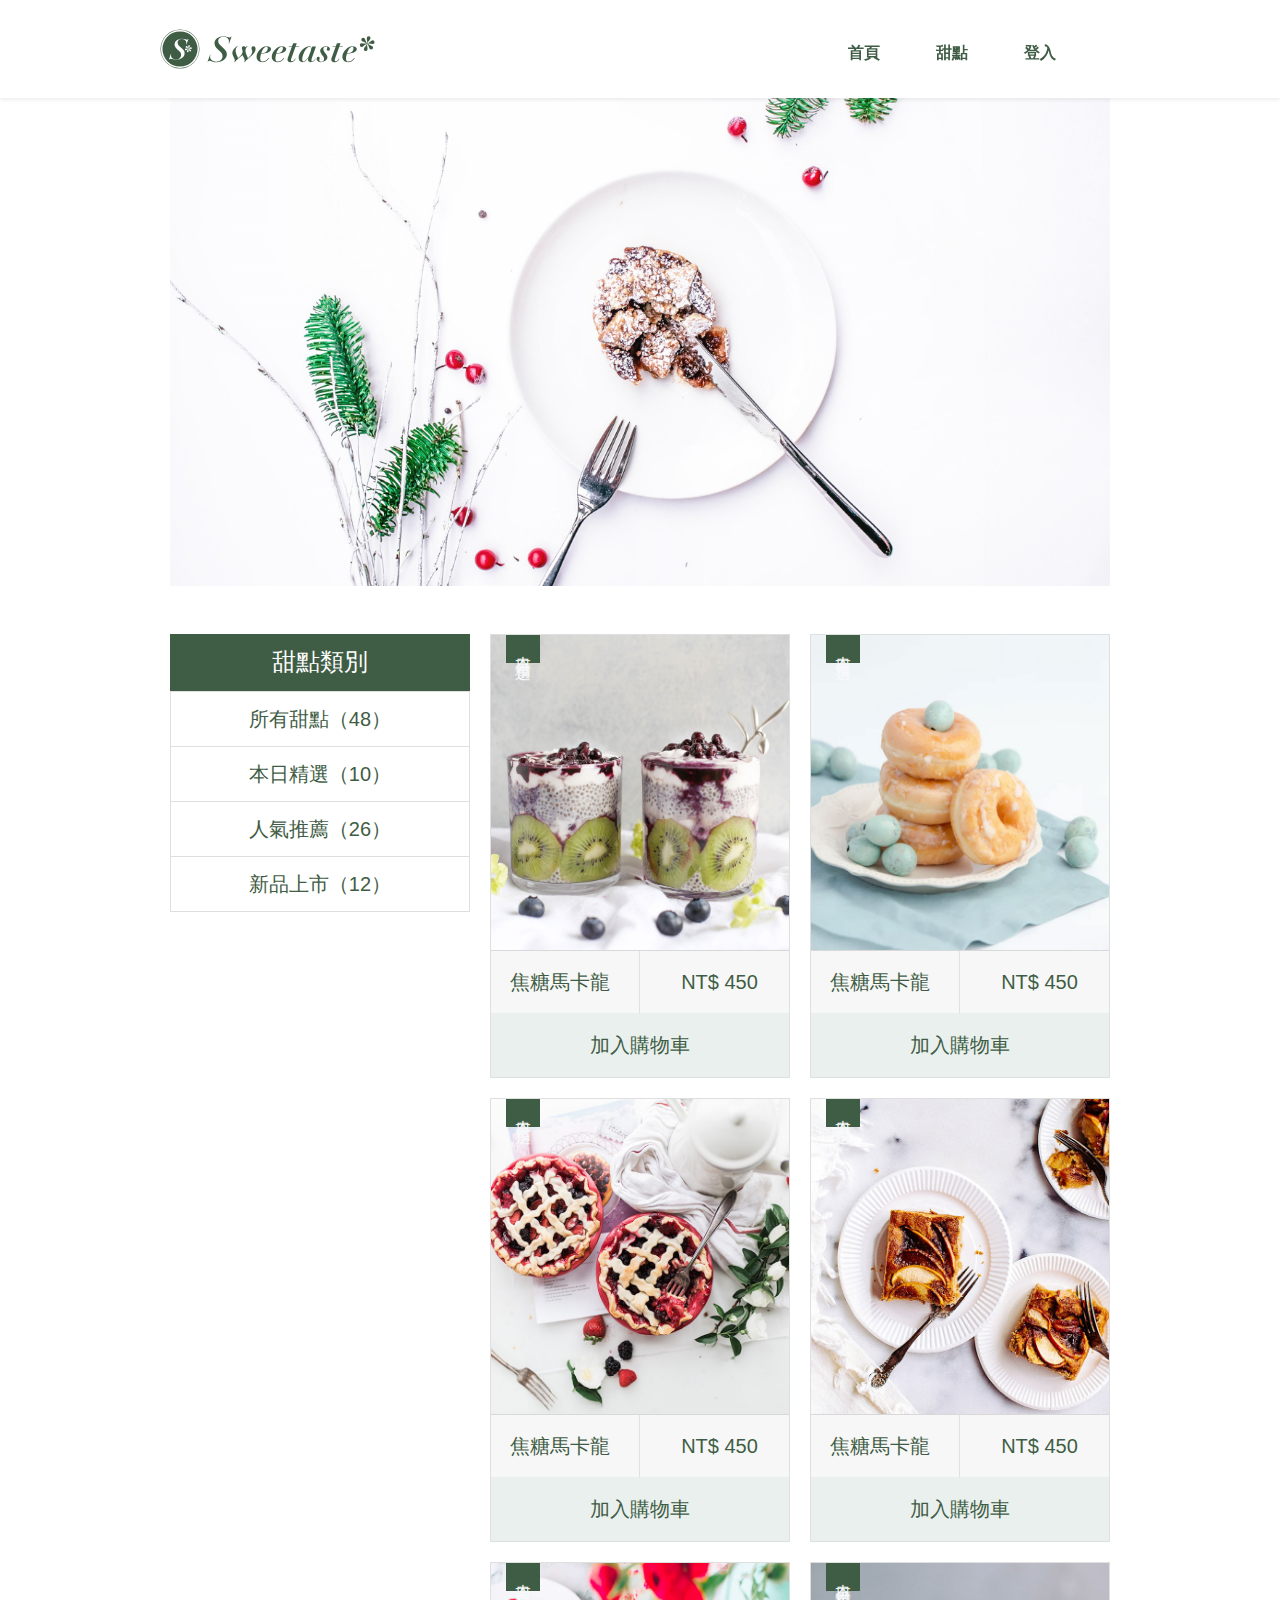
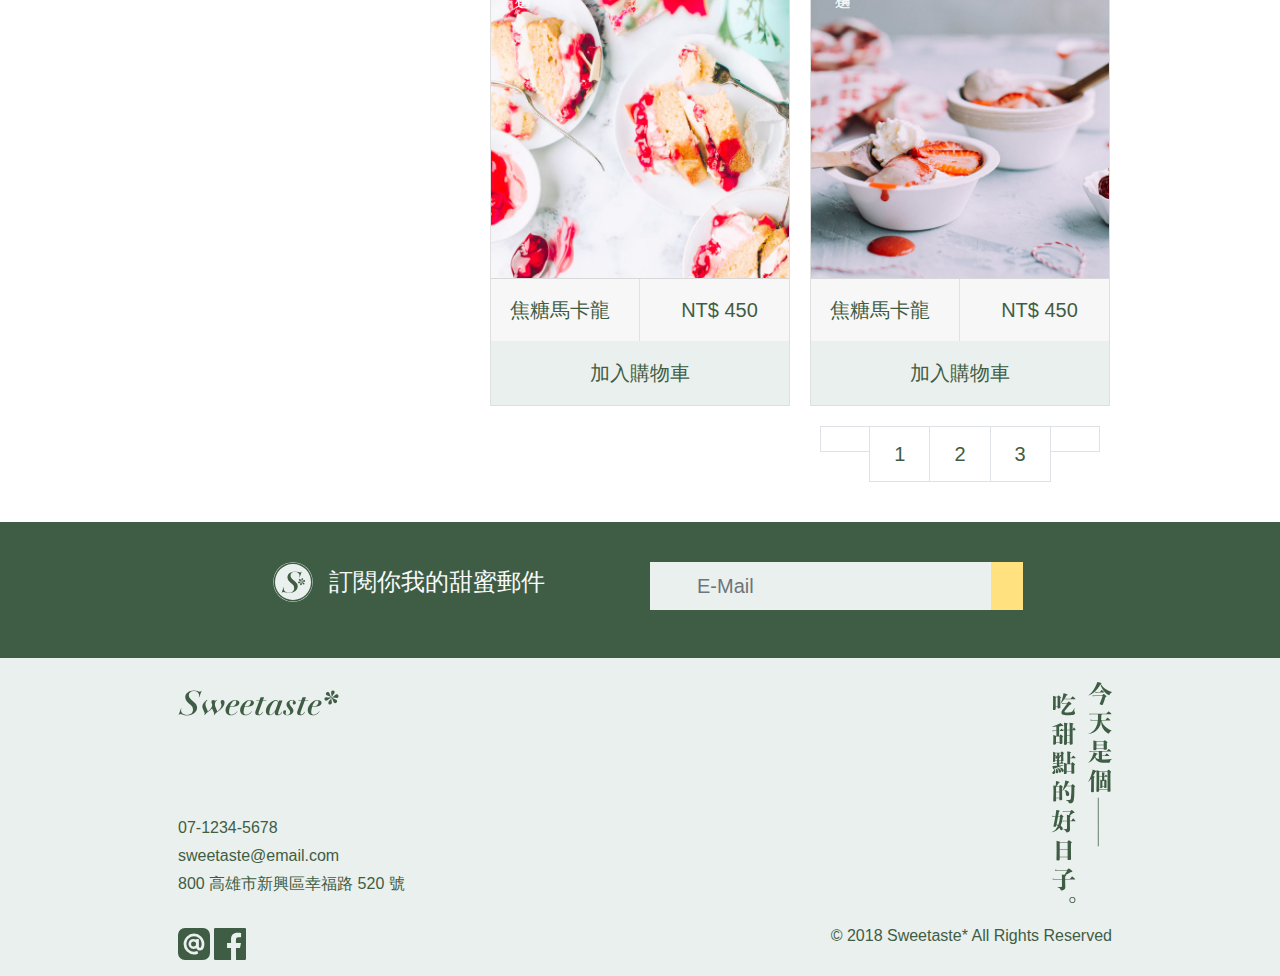
<file: html/product.html>
<!doctype html>
<html lang="en">

<head>
  <title>Sweetaste 甜點電商－產品</title>
  <!-- Required meta tags -->
  <meta charset="utf-8">
  <meta name="viewport" content="width=device-width, initial-scale=1, shrink-to-fit=no">

  <!-- Bootstrap CSS -->
  <link rel="stylesheet" href="https://stackpath.bootstrapcdn.com/bootstrap/4.1.2/css/bootstrap.min.css" integrity="sha384-Smlep5jCw/wG7hdkwQ/Z5nLIefveQRIY9nfy6xoR1uRYBtpZgI6339F5dgvm/e9B"
    crossorigin="anonymous">
  <link rel="stylesheet" href="https://use.fontawesome.com/releases/v5.3.1/css/all.css" integrity="sha384-mzrmE5qonljUremFsqc01SB46JvROS7bZs3IO2EmfFsd15uHvIt+Y8vEf7N7fWAU"
    crossorigin="anonymous">
  <link rel="stylesheet" href="../style/all.css">
</head>

<body>
  <header>
    <div class="fixed-top">
      <div class="flex-column flex-md-row align-items-center p-3 px-md-4 mb-3 bg-white  shadow-sm">
        <nav class="navbar  navbar-light navbar-expand-lg container d-flex justify-content-between">
          <button class="navbar-toggler menu" type="button" data-toggle="collapse" data-target="#navbarNav"
            aria-controls="navbarNav" aria-expanded="false" aria-label="Toggle navigation">
            <span class="navbar-toggler-icon "></span>
          </button>
          <a class="navbar-brand" href="index.html">
            <img class="d-none d-md-block" src="../images/icon/logo-all-dark.svg" height="40" class="d-inline-block align-top"
              alt="">
            <div class="container d-md-none ml-5">
              <img class="d-md-none mr-3" src="../images/icon/logotype-sm-dark.svg" width="120" class="d-inline-block align-top"
                alt="">
            </div>
          </a>
          <a href="cart.html"> <i class="fas fa-shopping-cart d-md-none ml-3"></i></a>
          <div class="collapse navbar-collapse justify-content-end " id="navbarNav">
            <ul class="navbar-nav mt-2">
              <li class="nav-item">
                <a class="nav-link" href="index.html">首頁</a>
              </li>
              <li class="nav-item">
                <a class="nav-link" href="product.html">甜點</a>
              </li>
              <li class="nav-item">
                <a class="nav-link" href="login.html">登入</a>
              </li>
              <li class="nav-item d-none d-md-block">
                <a class="nav-link" href="cart.html"><i class="fas fa-shopping-cart"></i></a>
              </li>
            </ul>
          </div>
        </nav>
      </div>
    </div>
  </header>
  <!-- ＝＝＝＝＝＝＝＝＝＝＝＝＝＝＝＝＝＝＝＝＝＝＝＝＝＝＝＝＝＝＝＝＝＝＝＝＝＝＝＝＝＝＝ -->
  <!-- KV 主視覺 -->
  <!-- ＝＝＝＝＝＝＝＝＝＝＝＝＝＝＝＝＝＝＝＝＝＝＝＝＝＝＝＝＝＝＝＝＝＝＝＝＝＝＝＝＝＝＝ -->
  <div class="row justify-content-md-center no-gutters">
    <figure class="figure kvIMG-product figure-img img-fluid">
    </figure>
  </div>
  <!-- ＝＝＝＝＝＝＝＝＝＝＝＝＝＝＝＝＝＝＝＝＝＝＝＝＝＝＝＝＝＝＝＝＝＝＝＝＝＝＝＝＝＝＝ -->
  <!-- main -->
  <!-- ＝＝＝＝＝＝＝＝＝＝＝＝＝＝＝＝＝＝＝＝＝＝＝＝＝＝＝＝＝＝＝＝＝＝＝＝＝＝＝＝＝＝＝ -->
  <div class="container main">
    <div class="row">
      <!-- left -->
      <div class="col-md-4 col-sm">
        <div class="product-sidebar">
          <div class="list-group">
            <h4 class="title">甜點類別</h4>
            <a href="#" class="list-group-item ">所有甜點（48）</a>
            <a href="#" class="list-group-item text-sw1">本日精選（10）</a>
            <a href="#" class="list-group-item text-sw1">人氣推薦（26）</a>
            <a href="#" class="list-group-item text-sw1">新品上市（12）</a>
          </div>

        </div>

      </div>

      <!-- right  -->
      <div class="col-md-8 col-sm">
        <div class="row product-list">
          <div class="col-sm col-md-6">
            <div class="card">
              <div class="row cardBadge">
                <div class="col text-light">
                  <span>本日精選</span></div>
                <div class="col float-right text-right "><a href="#" class="love active" data-toggle="tooltip"
                    data-original-title="Love this"><i class="far fa-heart  mt-3 "></i></a></div>
              </div>
              <img class="card-img-top " src="../images/kv/product2_315X315.jpg" width="315" height="315" alt="Card image cap">
              <div class="card-footer text-center cardProduct">
                <div class="row align-items-center">
                  <div class="col-6 py-3 border-right">
                    <span>焦糖馬卡龍</span>
                  </div>
                  <div class="col-6">
                    <span>NT$ 450</span>
                  </div>
                </div>
              </div>
              <div class="row align-items-center">
                <div class="col-12">
                  <button type="button" class="btn rounded-0 btn-lg btn-block bg-sw6  text-sw1">加入購物車</button>
                </div>
              </div>
            </div>
          </div>
          <div class="col-sm col-md-6">
            <div class=" card">
              <div class="row cardBadge">
                <div class="col text-light">
                  <span>本日精選</span></div>
                <div class="col float-right text-right "><a href="#" class="love active" data-toggle="tooltip"
                    data-original-title="Love this"><i class="far fa-heart  mt-3 "></i></a></div>
              </div>
              <img class="card-img-top " src="../images/kv/product1_315X315.jpg" width="315" height="315" alt="Card image cap">
              <div class="card-footer text-center cardProduct">
                <div class="row align-items-center">
                  <div class="col-6 py-3 border-right">
                    <span>焦糖馬卡龍</span>
                  </div>
                  <div class="col-6">
                    <span>NT$ 450</span>
                  </div>
                </div>
              </div>
              <div class="row align-items-center">
                <div class="col-12">
                  <button type="button" class="btn rounded-0 btn-lg btn-block bg-sw6  text-sw1">加入購物車</button>
                </div>
              </div>
            </div>
          </div>
          <div class="col-sm col-md-6">
            <div class=" card">
              <div class="row cardBadge">
                <div class="col text-light">
                  <span>本日精選</span></div>
                <div class="col float-right text-right "><a href="#" class="love active" data-toggle="tooltip"
                    data-original-title="Love this"><i class="far fa-heart  mt-3 "></i></a></div>
              </div>
              <img class="card-img-top " src="../images/kv/product3_315X315.jpg" width="315" height="315" alt="Card image cap">
              <div class="card-footer text-center cardProduct">
                <div class="row align-items-center">
                  <div class="col-6 py-3 border-right">
                    <span>焦糖馬卡龍</span>
                  </div>
                  <div class="col-6">
                    <span>NT$ 450</span>
                  </div>
                </div>
              </div>
              <div class="row align-items-center">
                <div class="col-12">
                  <button type="button" class="btn rounded-0 btn-lg btn-block bg-sw6  text-sw1">加入購物車</button>
                </div>
              </div>
            </div>
          </div>
          <div class="col-sm col-md-6  d-none d-md-block">
            <div class=" card">
              <div class="row cardBadge">
                <div class="col text-light">
                  <span>本日精選</span></div>
                <div class="col float-right text-right "><a href="#" class="love active" data-toggle="tooltip"
                    data-original-title="Love this"><i class="far fa-heart  mt-3 "></i></a></div>
              </div>
              <img class="card-img-top " src="../images/kv/product4_315X315.jpg" width="315" height="315" alt="Card image cap">
              <div class="card-footer text-center cardProduct">
                <div class="row align-items-center">
                  <div class="col-6 py-3 border-right">
                    <span>焦糖馬卡龍</span>
                  </div>
                  <div class="col-6">
                    <span>NT$ 450</span>
                  </div>
                </div>
              </div>
              <div class="row align-items-center">
                <div class="col-12">
                  <button type="button" class="btn rounded-0 btn-lg btn-block bg-sw6  text-sw1">加入購物車</button>
                </div>
              </div>
            </div>
          </div>
          <div class="col-sm col-md-6  d-none d-md-block">
            <div class=" card">
              <div class="row cardBadge">
                <div class="col text-light">
                  <span>本日精選</span></div>
                <div class="col float-right text-right "><a href="#" class="love active" data-toggle="tooltip"
                    data-original-title="Love this"><i class="far fa-heart  mt-3 "></i></a></div>
              </div>
              <img class="card-img-top " src="../images/kv/product5_315X315.jpg" width="315" height="315" alt="Card image cap">
              <div class="card-footer text-center cardProduct">
                <div class="row align-items-center">
                  <div class="col-6 py-3 border-right">
                    <span>焦糖馬卡龍</span>
                  </div>
                  <div class="col-6">
                    <span>NT$ 450</span>
                  </div>
                </div>
              </div>
              <div class="row align-items-center">
                <div class="col-12">
                  <button type="button" class="btn rounded-0 btn-lg btn-block bg-sw6  text-sw1">加入購物車</button>
                </div>
              </div>
            </div>
          </div>
          <div class="col-sm col-md-6  d-none d-md-block">
            <div class=" card">
              <div class="row cardBadge">
                <div class="col text-light">
                  <span>本日精選</span></div>
                <div class="col float-right text-right "><a href="#" class="love active" data-toggle="tooltip"
                    data-original-title="Love this"><i class="far fa-heart  mt-3 "></i></a></div>
              </div>
              <img class="card-img-top " src="../images/kv/product6_315X315.jpg" width="315" height="315" alt="Card image cap">
              <div class="card-footer text-center cardProduct">
                <div class="row align-items-center">
                  <div class="col-6 py-3 border-right">
                    <span>焦糖馬卡龍</span>
                  </div>
                  <div class="col-6">
                    <span>NT$ 450</span>
                  </div>
                </div>
              </div>
              <div class="row align-items-center">
                <div class="col-12">
                  <button type="button" class="btn rounded-0 btn-lg btn-block bg-sw6  text-sw1">加入購物車</button>
                </div>
              </div>
            </div>
          </div>
        </div>
        <!-- 分頁 (Pagination) -->
        <div class="row porduct-page mb-4">
          <div class="col-sm-12 col-md-6"></div>
          <div class="col-sm-12 col-md-6">
            <nav aria-label="Page navigation example">
              <ul class="pagination pagination-lg  justify-content-center">
                <li class="page-item disabled">
                  <a class="page-link  rounded-0" href="#" aria-label="Previous">
                    <i class="fas fa-caret-left"></i>
                  </a>
                </li>
                <li class="page-item"><a class="page-link" href="#">1</a></li>
                <li class="page-item"><a class="page-link" href="#">2</a></li>
                <li class="page-item"><a class="page-link" href="#">3</a></li>
                <li class="page-item">
                  <a class="page-link rounded-0" href="#" aria-label="Next">
                    <i class="fas fa-caret-right"></i>
                  </a>
                </li>
              </ul>
            </nav>

          </div>
        </div>

      </div>
    </div>
  </div>



  <!-- ＝＝＝＝＝＝＝＝＝＝＝＝＝＝＝＝＝＝＝＝＝＝＝＝＝＝＝＝＝＝＝＝＝＝＝＝＝＝＝＝＝＝＝ -->
  <!-- footer -->
  <!-- ＝＝＝＝＝＝＝＝＝＝＝＝＝＝＝＝＝＝＝＝＝＝＝＝＝＝＝＝＝＝＝＝＝＝＝＝＝＝＝＝＝＝＝ -->
  <footer>
    <div class="container-fluid  bg-sw1 p-2 pt-4 pb-3">
      <div class="container">
        <div class="row pl-2 pr-2 justify-content-center">
          <div class="col-lg-5  col-sm-12  media  mb-4 align-items-center">
            <img class=" rounded-circle m-3" src="../images/icon/logo-light.svg" height="40" alt="">
            <div class="media-body">
              <h4 class="text-light pt-2">訂閱你我的甜蜜郵件</h4>
            </div>
          </div>
          <div class="col-lg-5 col-sm-12 pt-3 pb-3">
            <form>
              <label class="sr-only " for="inlineFormInputGroup">E-Mail</label>
              <div class="input-group input-group-lg border-0">
                <div class="input-group-prepend">
                  <div class="input-group-text bg-sw6 rounded-0 border-0"><i class="fas fa-envelope"></i></div>
                </div>
                <input type="text" class="form-control bg-sw6 border-0" id="inlineFormInputGroup" placeholder="E-Mail">
                <button type="submit" class="btn btn-sw5 pl-3 pr-3 border-0"><i class="fas fa-arrow-right"></i></button>
              </div>
            </form>
          </div>
        </div>
      </div>
    </div>
    <div class="container-fluid  bg-sw6">
      <div class="container">
        <div class="row pl-2 pr-2 pt-4 justify-content-center">
          <div class="col-sm"><img class="mt-2" src="../images/icon/logotype.svg" alt="" height="26">
            <div class="footer_left_p">
              <p>07-1234-5678 </p>
              <p>sweetaste@email.com</p>
              <p> 800 高雄市新興區幸福路 520 號</p>
            </div>
          </div>
          <div class="d-none d-md-block"><img class="float-right" src="../images/icon/sm-今天是個吃甜點的好日子.svg" width="60"
              alt=""></div>
        </div>
        <div class="row pl-2 pr-2 justify-content-center  align-items-center">
          <div class="col">
            <ul class="social-icons">
              <li class="d-inline"><a href="#"><img src="../images/icon/ic-line@.svg" alt=""></a></li>
              <li class="d-inline"><a href="#"><img src="../images/icon/ic-facebook.svg" alt=""></a></li>
            </ul>
          </div>
          <div class=" copyright">
            <p class="mt-2">© 2018 Sweetaste* All Rights Reserved</p>
          </div>
        </div>
      </div>
    </div>
    </div>
    </div>
  </footer>


  <!-- Optional JavaScript -->
  <!-- jQuery first, then Popper.js, then Bootstrap JS -->
  <script src="https://code.jquery.com/jquery-3.3.1.slim.min.js" integrity="sha384-q8i/X+965DzO0rT7abK41JStQIAqVgRVzpbzo5smXKp4YfRvH+8abtTE1Pi6jizo"
    crossorigin="anonymous"></script>
  <script src="https://cdnjs.cloudflare.com/ajax/libs/popper.js/1.14.3/umd/popper.min.js" integrity="sha384-ZMP7rVo3mIykV+2+9J3UJ46jBk0WLaUAdn689aCwoqbBJiSnjAK/l8WvCWPIPm49"
    crossorigin="anonymous"></script>
  <script src="https://stackpath.bootstrapcdn.com/bootstrap/4.1.2/js/bootstrap.min.js" integrity="sha384-o+RDsa0aLu++PJvFqy8fFScvbHFLtbvScb8AjopnFD+iEQ7wo/CG0xlczd+2O/em"
    crossorigin="anonymous"></script>
  <script>
    $("figure").mouseleave(
      function () {
        $(this).removeClass("hover");
      }
    );
  </script>
</body>

</html>
</file>
<file: style/all.css>
/* Document
   ========================================================================== */
/**
 * 1. Correct the line height in all browsers.
 * 2. Prevent adjustments of font size after orientation changes in iOS.
 */
html {
  line-height: 1.15;
  /* 1 */
  -webkit-text-size-adjust: 100%;
  /* 2 */
}

/* Sections
   ========================================================================== */
/**
 * Remove the margin in all browsers.
 */
body {
  margin: 0;
}

/**
 * Correct the font size and margin on `h1` elements within `section` and
 * `article` contexts in Chrome, Firefox, and Safari.
 */
h1 {
  font-size: 2em;
  margin: 0.67em 0;
}

/* Grouping content
   ========================================================================== */
/**
 * 1. Add the correct box sizing in Firefox.
 * 2. Show the overflow in Edge and IE.
 */
hr {
  -webkit-box-sizing: content-box;
          box-sizing: content-box;
  /* 1 */
  height: 0;
  /* 1 */
  overflow: visible;
  /* 2 */
}

/**
 * 1. Correct the inheritance and scaling of font size in all browsers.
 * 2. Correct the odd `em` font sizing in all browsers.
 */
pre {
  font-family: monospace, monospace;
  /* 1 */
  font-size: 1em;
  /* 2 */
}

/* Text-level semantics
   ========================================================================== */
/**
 * Remove the gray background on active links in IE 10.
 */
a {
  background-color: transparent;
}

/**
 * 1. Remove the bottom border in Chrome 57-
 * 2. Add the correct text decoration in Chrome, Edge, IE, Opera, and Safari.
 */
abbr[title] {
  border-bottom: none;
  /* 1 */
  text-decoration: underline;
  /* 2 */
  -webkit-text-decoration: underline dotted;
          text-decoration: underline dotted;
  /* 2 */
}

/**
 * Add the correct font weight in Chrome, Edge, and Safari.
 */
b,
strong {
  font-weight: bolder;
}

/**
 * 1. Correct the inheritance and scaling of font size in all browsers.
 * 2. Correct the odd `em` font sizing in all browsers.
 */
code,
kbd,
samp {
  font-family: monospace, monospace;
  /* 1 */
  font-size: 1em;
  /* 2 */
}

/**
 * Add the correct font size in all browsers.
 */
small {
  font-size: 80%;
}

/**
 * Prevent `sub` and `sup` elements from affecting the line height in
 * all browsers.
 */
sub,
sup {
  font-size: 75%;
  line-height: 0;
  position: relative;
  vertical-align: baseline;
}

sub {
  bottom: -0.25em;
}

sup {
  top: -0.5em;
}

/* Embedded content
   ========================================================================== */
/**
 * Remove the border on images inside links in IE 10.
 */
img {
  border-style: none;
}

/* Forms
   ========================================================================== */
/**
 * 1. Change the font styles in all browsers.
 * 2. Remove the margin in Firefox and Safari.
 */
button,
input,
optgroup,
select,
textarea {
  font-family: inherit;
  /* 1 */
  font-size: 100%;
  /* 1 */
  line-height: 1.15;
  /* 1 */
  margin: 0;
  /* 2 */
}

/**
 * Show the overflow in IE.
 * 1. Show the overflow in Edge.
 */
button,
input {
  /* 1 */
  overflow: visible;
}

/**
 * Remove the inheritance of text transform in Edge, Firefox, and IE.
 * 1. Remove the inheritance of text transform in Firefox.
 */
button,
select {
  /* 1 */
  text-transform: none;
}

/**
 * Correct the inability to style clickable types in iOS and Safari.
 */
button,
[type="button"],
[type="reset"],
[type="submit"] {
  -webkit-appearance: button;
}

/**
 * Remove the inner border and padding in Firefox.
 */
button::-moz-focus-inner,
[type="button"]::-moz-focus-inner,
[type="reset"]::-moz-focus-inner,
[type="submit"]::-moz-focus-inner {
  border-style: none;
  padding: 0;
}

/**
 * Restore the focus styles unset by the previous rule.
 */
button:-moz-focusring,
[type="button"]:-moz-focusring,
[type="reset"]:-moz-focusring,
[type="submit"]:-moz-focusring {
  outline: 1px dotted ButtonText;
}

/**
 * Correct the padding in Firefox.
 */
fieldset {
  padding: 0.35em 0.75em 0.625em;
}

/**
 * 1. Correct the text wrapping in Edge and IE.
 * 2. Correct the color inheritance from `fieldset` elements in IE.
 * 3. Remove the padding so developers are not caught out when they zero out
 *    `fieldset` elements in all browsers.
 */
legend {
  -webkit-box-sizing: border-box;
          box-sizing: border-box;
  /* 1 */
  color: inherit;
  /* 2 */
  display: table;
  /* 1 */
  max-width: 100%;
  /* 1 */
  padding: 0;
  /* 3 */
  white-space: normal;
  /* 1 */
}

/**
 * Add the correct vertical alignment in Chrome, Firefox, and Opera.
 */
progress {
  vertical-align: baseline;
}

/**
 * Remove the default vertical scrollbar in IE 10+.
 */
textarea {
  overflow: auto;
}

/**
 * 1. Add the correct box sizing in IE 10.
 * 2. Remove the padding in IE 10.
 */
[type="checkbox"],
[type="radio"] {
  -webkit-box-sizing: border-box;
          box-sizing: border-box;
  /* 1 */
  padding: 0;
  /* 2 */
}

/**
 * Correct the cursor style of increment and decrement buttons in Chrome.
 */
[type="number"]::-webkit-inner-spin-button,
[type="number"]::-webkit-outer-spin-button {
  height: auto;
}

/**
 * 1. Correct the odd appearance in Chrome and Safari.
 * 2. Correct the outline style in Safari.
 */
[type="search"] {
  -webkit-appearance: textfield;
  /* 1 */
  outline-offset: -2px;
  /* 2 */
}

/**
 * Remove the inner padding in Chrome and Safari on macOS.
 */
[type="search"]::-webkit-search-decoration {
  -webkit-appearance: none;
}

/**
 * 1. Correct the inability to style clickable types in iOS and Safari.
 * 2. Change font properties to `inherit` in Safari.
 */
::-webkit-file-upload-button {
  -webkit-appearance: button;
  /* 1 */
  font: inherit;
  /* 2 */
}

/* Interactive
   ========================================================================== */
/*
 * Add the correct display in Edge, IE 10+, and Firefox.
 */
details {
  display: block;
}

/*
 * Add the correct display in all browsers.
 */
summary {
  display: list-item;
}

/* Misc
   ========================================================================== */
/**
 * Add the correct display in IE 10+.
 */
template {
  display: none;
}

/**
 * Add the correct display in IE 10.
 */
[hidden] {
  display: none;
}

ul {
  -webkit-padding-start: 0px;
          padding-inline-start: 0px;
}

li {
  list-style: none;
}

.bg-image {
  -o-object-fit: cover;
     object-fit: cover;
}

/*!
 * Bootstrap v4.1.3 (https://getbootstrap.com/)
 * Copyright 2011-2018 The Bootstrap Authors
 * Copyright 2011-2018 Twitter, Inc.
 * Licensed under MIT (https://github.com/twbs/bootstrap/blob/master/LICENSE)
 */
:root {
  --blue: #007bff;
  --indigo: #6610f2;
  --purple: #6f42c1;
  --pink: #e83e8c;
  --red: #dc3545;
  --orange: #fd7e14;
  --yellow: #ffc107;
  --green: #28a745;
  --teal: #20c997;
  --cyan: #17a2b8;
  --white: #fff;
  --gray: #6c757d;
  --gray-dark: #343a40;
  --color1: #3F5D45;
  --color2: #2C4832;
  --color3: #EAF0ED;
  --color4: #FFFFFF;
  --color5: #FFE180;
  --color6: #EAF0ED;
  --primary: #007bff;
  --secondary: #6c757d;
  --success: #28a745;
  --info: #17a2b8;
  --warning: #ffc107;
  --danger: #dc3545;
  --light: #f8f9fa;
  --dark: #343a40;
  --sw1: #3F5D45;
  --sw2: #2C4832;
  --sw3: #EAF0ED;
  --sw4: #FFFFFF;
  --sw5: #FFE180;
  --sw6: #EAF0ED;
  --breakpoint-xs: 0;
  --breakpoint-sm: 576px;
  --breakpoint-md: 768px;
  --breakpoint-lg: 992px;
  --breakpoint-xl: 1200px;
  --font-family-sans-serif: -apple-system, BlinkMacSystemFont, "Segoe UI", Roboto, "Helvetica Neue", Arial, sans-serif, "Apple Color Emoji", "Segoe UI Emoji", "Segoe UI Symbol", "Noto Color Emoji";
  --font-family-monospace: SFMono-Regular, Menlo, Monaco, Consolas, "Liberation Mono", "Courier New", monospace;
}

*,
*::before,
*::after {
  -webkit-box-sizing: border-box;
          box-sizing: border-box;
}

html {
  font-family: sans-serif;
  line-height: 1.15;
  -webkit-text-size-adjust: 100%;
  -ms-text-size-adjust: 100%;
  -ms-overflow-style: scrollbar;
  -webkit-tap-highlight-color: rgba(0, 0, 0, 0);
}

@-ms-viewport {
  width: device-width;
}

article, aside, figcaption, figure, footer, header, hgroup, main, nav, section {
  display: block;
}

body {
  margin: 0;
  font-family: -apple-system, BlinkMacSystemFont, "Segoe UI", Roboto, "Helvetica Neue", Arial, sans-serif, "Apple Color Emoji", "Segoe UI Emoji", "Segoe UI Symbol", "Noto Color Emoji";
  font-size: 1rem;
  font-weight: 400;
  line-height: 1.5;
  color: #212529;
  text-align: left;
  background-color: #fff;
}

[tabindex="-1"]:focus {
  outline: 0 !important;
}

hr {
  -webkit-box-sizing: content-box;
          box-sizing: content-box;
  height: 0;
  overflow: visible;
}

h1, h2, h3, h4, h5, h6 {
  margin-top: 0;
  margin-bottom: 0.5rem;
}

p {
  margin-top: 0;
  margin-bottom: 1rem;
}

abbr[title],
abbr[data-original-title] {
  text-decoration: underline;
  -webkit-text-decoration: underline dotted;
          text-decoration: underline dotted;
  cursor: help;
  border-bottom: 0;
}

address {
  margin-bottom: 1rem;
  font-style: normal;
  line-height: inherit;
}

ol,
ul,
dl {
  margin-top: 0;
  margin-bottom: 1rem;
}

ol ol,
ul ul,
ol ul,
ul ol {
  margin-bottom: 0;
}

dt {
  font-weight: 700;
}

dd {
  margin-bottom: .5rem;
  margin-left: 0;
}

blockquote {
  margin: 0 0 1rem;
}

dfn {
  font-style: italic;
}

b,
strong {
  font-weight: bolder;
}

small {
  font-size: 80%;
}

sub,
sup {
  position: relative;
  font-size: 75%;
  line-height: 0;
  vertical-align: baseline;
}

sub {
  bottom: -.25em;
}

sup {
  top: -.5em;
}

a {
  color: #007bff;
  text-decoration: none;
  background-color: transparent;
  -webkit-text-decoration-skip: objects;
}

a:hover {
  color: #0056b3;
  text-decoration: underline;
}

a:not([href]):not([tabindex]) {
  color: inherit;
  text-decoration: none;
}

a:not([href]):not([tabindex]):hover, a:not([href]):not([tabindex]):focus {
  color: inherit;
  text-decoration: none;
}

a:not([href]):not([tabindex]):focus {
  outline: 0;
}

pre,
code,
kbd,
samp {
  font-family: SFMono-Regular, Menlo, Monaco, Consolas, "Liberation Mono", "Courier New", monospace;
  font-size: 1em;
}

pre {
  margin-top: 0;
  margin-bottom: 1rem;
  overflow: auto;
  -ms-overflow-style: scrollbar;
}

figure {
  margin: 0 0 1rem;
}

img {
  vertical-align: middle;
  border-style: none;
}

svg {
  overflow: hidden;
  vertical-align: middle;
}

table {
  border-collapse: collapse;
}

caption {
  padding-top: 0.75rem;
  padding-bottom: 0.75rem;
  color: #6c757d;
  text-align: left;
  caption-side: bottom;
}

th {
  text-align: inherit;
}

label {
  display: inline-block;
  margin-bottom: 0.5rem;
}

button {
  border-radius: 0;
}

button:focus {
  outline: 1px dotted;
  outline: 5px auto -webkit-focus-ring-color;
}

input,
button,
select,
optgroup,
textarea {
  margin: 0;
  font-family: inherit;
  font-size: inherit;
  line-height: inherit;
}

button,
input {
  overflow: visible;
}

button,
select {
  text-transform: none;
}

button,
html [type="button"],
[type="reset"],
[type="submit"] {
  -webkit-appearance: button;
}

button::-moz-focus-inner,
[type="button"]::-moz-focus-inner,
[type="reset"]::-moz-focus-inner,
[type="submit"]::-moz-focus-inner {
  padding: 0;
  border-style: none;
}

input[type="radio"],
input[type="checkbox"] {
  -webkit-box-sizing: border-box;
          box-sizing: border-box;
  padding: 0;
}

input[type="date"],
input[type="time"],
input[type="datetime-local"],
input[type="month"] {
  -webkit-appearance: listbox;
}

textarea {
  overflow: auto;
  resize: vertical;
}

fieldset {
  min-width: 0;
  padding: 0;
  margin: 0;
  border: 0;
}

legend {
  display: block;
  width: 100%;
  max-width: 100%;
  padding: 0;
  margin-bottom: .5rem;
  font-size: 1.5rem;
  line-height: inherit;
  color: inherit;
  white-space: normal;
}

progress {
  vertical-align: baseline;
}

[type="number"]::-webkit-inner-spin-button,
[type="number"]::-webkit-outer-spin-button {
  height: auto;
}

[type="search"] {
  outline-offset: -2px;
  -webkit-appearance: none;
}

[type="search"]::-webkit-search-cancel-button,
[type="search"]::-webkit-search-decoration {
  -webkit-appearance: none;
}

::-webkit-file-upload-button {
  font: inherit;
  -webkit-appearance: button;
}

output {
  display: inline-block;
}

summary {
  display: list-item;
  cursor: pointer;
}

template {
  display: none;
}

[hidden] {
  display: none !important;
}

h1, h2, h3, h4, h5, h6,
.h1, .h2, .h3, .h4, .h5, .h6 {
  margin-bottom: 0.5rem;
  font-family: inherit;
  font-weight: 500;
  line-height: 1.2;
  color: inherit;
}

h1, .h1 {
  font-size: 2.5rem;
}

h2, .h2 {
  font-size: 2rem;
}

h3, .h3 {
  font-size: 1.75rem;
}

h4, .h4 {
  font-size: 1.5rem;
}

h5, .h5 {
  font-size: 1.25rem;
}

h6, .h6 {
  font-size: 1rem;
}

.lead {
  font-size: 1.25rem;
  font-weight: 300;
}

.display-1 {
  font-size: 6rem;
  font-weight: 300;
  line-height: 1.2;
}

.display-2 {
  font-size: 5.5rem;
  font-weight: 300;
  line-height: 1.2;
}

.display-3 {
  font-size: 4.5rem;
  font-weight: 300;
  line-height: 1.2;
}

.display-4 {
  font-size: 3.5rem;
  font-weight: 300;
  line-height: 1.2;
}

hr {
  margin-top: 1rem;
  margin-bottom: 1rem;
  border: 0;
  border-top: 1px solid rgba(0, 0, 0, 0.1);
}

small,
.small {
  font-size: 80%;
  font-weight: 400;
}

mark,
.mark {
  padding: 0.2em;
  background-color: #fcf8e3;
}

.list-unstyled {
  padding-left: 0;
  list-style: none;
}

.list-inline {
  padding-left: 0;
  list-style: none;
}

.list-inline-item {
  display: inline-block;
}

.list-inline-item:not(:last-child) {
  margin-right: 0.5rem;
}

.initialism {
  font-size: 90%;
  text-transform: uppercase;
}

.blockquote {
  margin-bottom: 1rem;
  font-size: 1.25rem;
}

.blockquote-footer {
  display: block;
  font-size: 80%;
  color: #6c757d;
}

.blockquote-footer::before {
  content: "\2014 \00A0";
}

.img-fluid {
  max-width: 100%;
  height: auto;
}

.img-thumbnail {
  padding: 0.25rem;
  background-color: #fff;
  border: 1px solid #dee2e6;
  border-radius: 0;
  max-width: 100%;
  height: auto;
}

.figure {
  display: inline-block;
}

.figure-img {
  margin-bottom: 0.5rem;
  line-height: 1;
}

.figure-caption {
  font-size: 90%;
  color: #6c757d;
}

code {
  font-size: 87.5%;
  color: #e83e8c;
  word-break: break-word;
}

a > code {
  color: inherit;
}

kbd {
  padding: 0.2rem 0.4rem;
  font-size: 87.5%;
  color: #fff;
  background-color: #212529;
  border-radius: 0.2rem;
}

kbd kbd {
  padding: 0;
  font-size: 100%;
  font-weight: 700;
}

pre {
  display: block;
  font-size: 87.5%;
  color: #212529;
}

pre code {
  font-size: inherit;
  color: inherit;
  word-break: normal;
}

.pre-scrollable {
  max-height: 340px;
  overflow-y: scroll;
}

.container {
  width: 100%;
  padding-right: 10px;
  padding-left: 10px;
  margin-right: auto;
  margin-left: auto;
}

@media (min-width: 576px) {
  .container {
    max-width: 540px;
  }
}

@media (min-width: 768px) {
  .container {
    max-width: 720px;
  }
}

@media (min-width: 992px) {
  .container {
    max-width: 960px;
  }
}

@media (min-width: 1200px) {
  .container {
    max-width: 960px;
  }
}

.container-fluid {
  width: 100%;
  padding-right: 10px;
  padding-left: 10px;
  margin-right: auto;
  margin-left: auto;
}

.row {
  display: -webkit-box;
  display: -ms-flexbox;
  display: flex;
  -ms-flex-wrap: wrap;
      flex-wrap: wrap;
  margin-right: -10px;
  margin-left: -10px;
}

.no-gutters {
  margin-right: 0;
  margin-left: 0;
}

.no-gutters > .col,
.no-gutters > [class*="col-"] {
  padding-right: 0;
  padding-left: 0;
}

.col-1, .col-2, .col-3, .col-4, .col-5, .col-6, .col-7, .col-8, .col-9, .col-10, .col-11, .col-12, .col,
.col-auto, .col-sm-1, .col-sm-2, .col-sm-3, .col-sm-4, .col-sm-5, .col-sm-6, .col-sm-7, .col-sm-8, .col-sm-9, .col-sm-10, .col-sm-11, .col-sm-12, .col-sm,
.col-sm-auto, .col-md-1, .col-md-2, .col-md-3, .col-md-4, .col-md-5, .col-md-6, .col-md-7, .col-md-8, .col-md-9, .col-md-10, .col-md-11, .col-md-12, .col-md,
.col-md-auto, .col-lg-1, .col-lg-2, .col-lg-3, .col-lg-4, .col-lg-5, .col-lg-6, .col-lg-7, .col-lg-8, .col-lg-9, .col-lg-10, .col-lg-11, .col-lg-12, .col-lg,
.col-lg-auto, .col-xl-1, .col-xl-2, .col-xl-3, .col-xl-4, .col-xl-5, .col-xl-6, .col-xl-7, .col-xl-8, .col-xl-9, .col-xl-10, .col-xl-11, .col-xl-12, .col-xl,
.col-xl-auto {
  position: relative;
  width: 100%;
  min-height: 1px;
  padding-right: 10px;
  padding-left: 10px;
}

.col {
  -ms-flex-preferred-size: 0;
      flex-basis: 0;
  -webkit-box-flex: 1;
      -ms-flex-positive: 1;
          flex-grow: 1;
  max-width: 100%;
}

.col-auto {
  -webkit-box-flex: 0;
      -ms-flex: 0 0 auto;
          flex: 0 0 auto;
  width: auto;
  max-width: none;
}

.col-1 {
  -webkit-box-flex: 0;
      -ms-flex: 0 0 8.33333%;
          flex: 0 0 8.33333%;
  max-width: 8.33333%;
}

.col-2 {
  -webkit-box-flex: 0;
      -ms-flex: 0 0 16.66667%;
          flex: 0 0 16.66667%;
  max-width: 16.66667%;
}

.col-3 {
  -webkit-box-flex: 0;
      -ms-flex: 0 0 25%;
          flex: 0 0 25%;
  max-width: 25%;
}

.col-4 {
  -webkit-box-flex: 0;
      -ms-flex: 0 0 33.33333%;
          flex: 0 0 33.33333%;
  max-width: 33.33333%;
}

.col-5 {
  -webkit-box-flex: 0;
      -ms-flex: 0 0 41.66667%;
          flex: 0 0 41.66667%;
  max-width: 41.66667%;
}

.col-6 {
  -webkit-box-flex: 0;
      -ms-flex: 0 0 50%;
          flex: 0 0 50%;
  max-width: 50%;
}

.col-7 {
  -webkit-box-flex: 0;
      -ms-flex: 0 0 58.33333%;
          flex: 0 0 58.33333%;
  max-width: 58.33333%;
}

.col-8 {
  -webkit-box-flex: 0;
      -ms-flex: 0 0 66.66667%;
          flex: 0 0 66.66667%;
  max-width: 66.66667%;
}

.col-9 {
  -webkit-box-flex: 0;
      -ms-flex: 0 0 75%;
          flex: 0 0 75%;
  max-width: 75%;
}

.col-10 {
  -webkit-box-flex: 0;
      -ms-flex: 0 0 83.33333%;
          flex: 0 0 83.33333%;
  max-width: 83.33333%;
}

.col-11 {
  -webkit-box-flex: 0;
      -ms-flex: 0 0 91.66667%;
          flex: 0 0 91.66667%;
  max-width: 91.66667%;
}

.col-12 {
  -webkit-box-flex: 0;
      -ms-flex: 0 0 100%;
          flex: 0 0 100%;
  max-width: 100%;
}

.order-first {
  -webkit-box-ordinal-group: 0;
      -ms-flex-order: -1;
          order: -1;
}

.order-last {
  -webkit-box-ordinal-group: 14;
      -ms-flex-order: 13;
          order: 13;
}

.order-0 {
  -webkit-box-ordinal-group: 1;
      -ms-flex-order: 0;
          order: 0;
}

.order-1 {
  -webkit-box-ordinal-group: 2;
      -ms-flex-order: 1;
          order: 1;
}

.order-2 {
  -webkit-box-ordinal-group: 3;
      -ms-flex-order: 2;
          order: 2;
}

.order-3 {
  -webkit-box-ordinal-group: 4;
      -ms-flex-order: 3;
          order: 3;
}

.order-4 {
  -webkit-box-ordinal-group: 5;
      -ms-flex-order: 4;
          order: 4;
}

.order-5 {
  -webkit-box-ordinal-group: 6;
      -ms-flex-order: 5;
          order: 5;
}

.order-6 {
  -webkit-box-ordinal-group: 7;
      -ms-flex-order: 6;
          order: 6;
}

.order-7 {
  -webkit-box-ordinal-group: 8;
      -ms-flex-order: 7;
          order: 7;
}

.order-8 {
  -webkit-box-ordinal-group: 9;
      -ms-flex-order: 8;
          order: 8;
}

.order-9 {
  -webkit-box-ordinal-group: 10;
      -ms-flex-order: 9;
          order: 9;
}

.order-10 {
  -webkit-box-ordinal-group: 11;
      -ms-flex-order: 10;
          order: 10;
}

.order-11 {
  -webkit-box-ordinal-group: 12;
      -ms-flex-order: 11;
          order: 11;
}

.order-12 {
  -webkit-box-ordinal-group: 13;
      -ms-flex-order: 12;
          order: 12;
}

.offset-1 {
  margin-left: 8.33333%;
}

.offset-2 {
  margin-left: 16.66667%;
}

.offset-3 {
  margin-left: 25%;
}

.offset-4 {
  margin-left: 33.33333%;
}

.offset-5 {
  margin-left: 41.66667%;
}

.offset-6 {
  margin-left: 50%;
}

.offset-7 {
  margin-left: 58.33333%;
}

.offset-8 {
  margin-left: 66.66667%;
}

.offset-9 {
  margin-left: 75%;
}

.offset-10 {
  margin-left: 83.33333%;
}

.offset-11 {
  margin-left: 91.66667%;
}

@media (min-width: 576px) {
  .col-sm {
    -ms-flex-preferred-size: 0;
        flex-basis: 0;
    -webkit-box-flex: 1;
        -ms-flex-positive: 1;
            flex-grow: 1;
    max-width: 100%;
  }
  .col-sm-auto {
    -webkit-box-flex: 0;
        -ms-flex: 0 0 auto;
            flex: 0 0 auto;
    width: auto;
    max-width: none;
  }
  .col-sm-1 {
    -webkit-box-flex: 0;
        -ms-flex: 0 0 8.33333%;
            flex: 0 0 8.33333%;
    max-width: 8.33333%;
  }
  .col-sm-2 {
    -webkit-box-flex: 0;
        -ms-flex: 0 0 16.66667%;
            flex: 0 0 16.66667%;
    max-width: 16.66667%;
  }
  .col-sm-3 {
    -webkit-box-flex: 0;
        -ms-flex: 0 0 25%;
            flex: 0 0 25%;
    max-width: 25%;
  }
  .col-sm-4 {
    -webkit-box-flex: 0;
        -ms-flex: 0 0 33.33333%;
            flex: 0 0 33.33333%;
    max-width: 33.33333%;
  }
  .col-sm-5 {
    -webkit-box-flex: 0;
        -ms-flex: 0 0 41.66667%;
            flex: 0 0 41.66667%;
    max-width: 41.66667%;
  }
  .col-sm-6 {
    -webkit-box-flex: 0;
        -ms-flex: 0 0 50%;
            flex: 0 0 50%;
    max-width: 50%;
  }
  .col-sm-7 {
    -webkit-box-flex: 0;
        -ms-flex: 0 0 58.33333%;
            flex: 0 0 58.33333%;
    max-width: 58.33333%;
  }
  .col-sm-8 {
    -webkit-box-flex: 0;
        -ms-flex: 0 0 66.66667%;
            flex: 0 0 66.66667%;
    max-width: 66.66667%;
  }
  .col-sm-9 {
    -webkit-box-flex: 0;
        -ms-flex: 0 0 75%;
            flex: 0 0 75%;
    max-width: 75%;
  }
  .col-sm-10 {
    -webkit-box-flex: 0;
        -ms-flex: 0 0 83.33333%;
            flex: 0 0 83.33333%;
    max-width: 83.33333%;
  }
  .col-sm-11 {
    -webkit-box-flex: 0;
        -ms-flex: 0 0 91.66667%;
            flex: 0 0 91.66667%;
    max-width: 91.66667%;
  }
  .col-sm-12 {
    -webkit-box-flex: 0;
        -ms-flex: 0 0 100%;
            flex: 0 0 100%;
    max-width: 100%;
  }
  .order-sm-first {
    -webkit-box-ordinal-group: 0;
        -ms-flex-order: -1;
            order: -1;
  }
  .order-sm-last {
    -webkit-box-ordinal-group: 14;
        -ms-flex-order: 13;
            order: 13;
  }
  .order-sm-0 {
    -webkit-box-ordinal-group: 1;
        -ms-flex-order: 0;
            order: 0;
  }
  .order-sm-1 {
    -webkit-box-ordinal-group: 2;
        -ms-flex-order: 1;
            order: 1;
  }
  .order-sm-2 {
    -webkit-box-ordinal-group: 3;
        -ms-flex-order: 2;
            order: 2;
  }
  .order-sm-3 {
    -webkit-box-ordinal-group: 4;
        -ms-flex-order: 3;
            order: 3;
  }
  .order-sm-4 {
    -webkit-box-ordinal-group: 5;
        -ms-flex-order: 4;
            order: 4;
  }
  .order-sm-5 {
    -webkit-box-ordinal-group: 6;
        -ms-flex-order: 5;
            order: 5;
  }
  .order-sm-6 {
    -webkit-box-ordinal-group: 7;
        -ms-flex-order: 6;
            order: 6;
  }
  .order-sm-7 {
    -webkit-box-ordinal-group: 8;
        -ms-flex-order: 7;
            order: 7;
  }
  .order-sm-8 {
    -webkit-box-ordinal-group: 9;
        -ms-flex-order: 8;
            order: 8;
  }
  .order-sm-9 {
    -webkit-box-ordinal-group: 10;
        -ms-flex-order: 9;
            order: 9;
  }
  .order-sm-10 {
    -webkit-box-ordinal-group: 11;
        -ms-flex-order: 10;
            order: 10;
  }
  .order-sm-11 {
    -webkit-box-ordinal-group: 12;
        -ms-flex-order: 11;
            order: 11;
  }
  .order-sm-12 {
    -webkit-box-ordinal-group: 13;
        -ms-flex-order: 12;
            order: 12;
  }
  .offset-sm-0 {
    margin-left: 0;
  }
  .offset-sm-1 {
    margin-left: 8.33333%;
  }
  .offset-sm-2 {
    margin-left: 16.66667%;
  }
  .offset-sm-3 {
    margin-left: 25%;
  }
  .offset-sm-4 {
    margin-left: 33.33333%;
  }
  .offset-sm-5 {
    margin-left: 41.66667%;
  }
  .offset-sm-6 {
    margin-left: 50%;
  }
  .offset-sm-7 {
    margin-left: 58.33333%;
  }
  .offset-sm-8 {
    margin-left: 66.66667%;
  }
  .offset-sm-9 {
    margin-left: 75%;
  }
  .offset-sm-10 {
    margin-left: 83.33333%;
  }
  .offset-sm-11 {
    margin-left: 91.66667%;
  }
}

@media (min-width: 768px) {
  .col-md {
    -ms-flex-preferred-size: 0;
        flex-basis: 0;
    -webkit-box-flex: 1;
        -ms-flex-positive: 1;
            flex-grow: 1;
    max-width: 100%;
  }
  .col-md-auto {
    -webkit-box-flex: 0;
        -ms-flex: 0 0 auto;
            flex: 0 0 auto;
    width: auto;
    max-width: none;
  }
  .col-md-1 {
    -webkit-box-flex: 0;
        -ms-flex: 0 0 8.33333%;
            flex: 0 0 8.33333%;
    max-width: 8.33333%;
  }
  .col-md-2 {
    -webkit-box-flex: 0;
        -ms-flex: 0 0 16.66667%;
            flex: 0 0 16.66667%;
    max-width: 16.66667%;
  }
  .col-md-3 {
    -webkit-box-flex: 0;
        -ms-flex: 0 0 25%;
            flex: 0 0 25%;
    max-width: 25%;
  }
  .col-md-4 {
    -webkit-box-flex: 0;
        -ms-flex: 0 0 33.33333%;
            flex: 0 0 33.33333%;
    max-width: 33.33333%;
  }
  .col-md-5 {
    -webkit-box-flex: 0;
        -ms-flex: 0 0 41.66667%;
            flex: 0 0 41.66667%;
    max-width: 41.66667%;
  }
  .col-md-6 {
    -webkit-box-flex: 0;
        -ms-flex: 0 0 50%;
            flex: 0 0 50%;
    max-width: 50%;
  }
  .col-md-7 {
    -webkit-box-flex: 0;
        -ms-flex: 0 0 58.33333%;
            flex: 0 0 58.33333%;
    max-width: 58.33333%;
  }
  .col-md-8 {
    -webkit-box-flex: 0;
        -ms-flex: 0 0 66.66667%;
            flex: 0 0 66.66667%;
    max-width: 66.66667%;
  }
  .col-md-9 {
    -webkit-box-flex: 0;
        -ms-flex: 0 0 75%;
            flex: 0 0 75%;
    max-width: 75%;
  }
  .col-md-10 {
    -webkit-box-flex: 0;
        -ms-flex: 0 0 83.33333%;
            flex: 0 0 83.33333%;
    max-width: 83.33333%;
  }
  .col-md-11 {
    -webkit-box-flex: 0;
        -ms-flex: 0 0 91.66667%;
            flex: 0 0 91.66667%;
    max-width: 91.66667%;
  }
  .col-md-12 {
    -webkit-box-flex: 0;
        -ms-flex: 0 0 100%;
            flex: 0 0 100%;
    max-width: 100%;
  }
  .order-md-first {
    -webkit-box-ordinal-group: 0;
        -ms-flex-order: -1;
            order: -1;
  }
  .order-md-last {
    -webkit-box-ordinal-group: 14;
        -ms-flex-order: 13;
            order: 13;
  }
  .order-md-0 {
    -webkit-box-ordinal-group: 1;
        -ms-flex-order: 0;
            order: 0;
  }
  .order-md-1 {
    -webkit-box-ordinal-group: 2;
        -ms-flex-order: 1;
            order: 1;
  }
  .order-md-2 {
    -webkit-box-ordinal-group: 3;
        -ms-flex-order: 2;
            order: 2;
  }
  .order-md-3 {
    -webkit-box-ordinal-group: 4;
        -ms-flex-order: 3;
            order: 3;
  }
  .order-md-4 {
    -webkit-box-ordinal-group: 5;
        -ms-flex-order: 4;
            order: 4;
  }
  .order-md-5 {
    -webkit-box-ordinal-group: 6;
        -ms-flex-order: 5;
            order: 5;
  }
  .order-md-6 {
    -webkit-box-ordinal-group: 7;
        -ms-flex-order: 6;
            order: 6;
  }
  .order-md-7 {
    -webkit-box-ordinal-group: 8;
        -ms-flex-order: 7;
            order: 7;
  }
  .order-md-8 {
    -webkit-box-ordinal-group: 9;
        -ms-flex-order: 8;
            order: 8;
  }
  .order-md-9 {
    -webkit-box-ordinal-group: 10;
        -ms-flex-order: 9;
            order: 9;
  }
  .order-md-10 {
    -webkit-box-ordinal-group: 11;
        -ms-flex-order: 10;
            order: 10;
  }
  .order-md-11 {
    -webkit-box-ordinal-group: 12;
        -ms-flex-order: 11;
            order: 11;
  }
  .order-md-12 {
    -webkit-box-ordinal-group: 13;
        -ms-flex-order: 12;
            order: 12;
  }
  .offset-md-0 {
    margin-left: 0;
  }
  .offset-md-1 {
    margin-left: 8.33333%;
  }
  .offset-md-2 {
    margin-left: 16.66667%;
  }
  .offset-md-3 {
    margin-left: 25%;
  }
  .offset-md-4 {
    margin-left: 33.33333%;
  }
  .offset-md-5 {
    margin-left: 41.66667%;
  }
  .offset-md-6 {
    margin-left: 50%;
  }
  .offset-md-7 {
    margin-left: 58.33333%;
  }
  .offset-md-8 {
    margin-left: 66.66667%;
  }
  .offset-md-9 {
    margin-left: 75%;
  }
  .offset-md-10 {
    margin-left: 83.33333%;
  }
  .offset-md-11 {
    margin-left: 91.66667%;
  }
}

@media (min-width: 992px) {
  .col-lg {
    -ms-flex-preferred-size: 0;
        flex-basis: 0;
    -webkit-box-flex: 1;
        -ms-flex-positive: 1;
            flex-grow: 1;
    max-width: 100%;
  }
  .col-lg-auto {
    -webkit-box-flex: 0;
        -ms-flex: 0 0 auto;
            flex: 0 0 auto;
    width: auto;
    max-width: none;
  }
  .col-lg-1 {
    -webkit-box-flex: 0;
        -ms-flex: 0 0 8.33333%;
            flex: 0 0 8.33333%;
    max-width: 8.33333%;
  }
  .col-lg-2 {
    -webkit-box-flex: 0;
        -ms-flex: 0 0 16.66667%;
            flex: 0 0 16.66667%;
    max-width: 16.66667%;
  }
  .col-lg-3 {
    -webkit-box-flex: 0;
        -ms-flex: 0 0 25%;
            flex: 0 0 25%;
    max-width: 25%;
  }
  .col-lg-4 {
    -webkit-box-flex: 0;
        -ms-flex: 0 0 33.33333%;
            flex: 0 0 33.33333%;
    max-width: 33.33333%;
  }
  .col-lg-5 {
    -webkit-box-flex: 0;
        -ms-flex: 0 0 41.66667%;
            flex: 0 0 41.66667%;
    max-width: 41.66667%;
  }
  .col-lg-6 {
    -webkit-box-flex: 0;
        -ms-flex: 0 0 50%;
            flex: 0 0 50%;
    max-width: 50%;
  }
  .col-lg-7 {
    -webkit-box-flex: 0;
        -ms-flex: 0 0 58.33333%;
            flex: 0 0 58.33333%;
    max-width: 58.33333%;
  }
  .col-lg-8 {
    -webkit-box-flex: 0;
        -ms-flex: 0 0 66.66667%;
            flex: 0 0 66.66667%;
    max-width: 66.66667%;
  }
  .col-lg-9 {
    -webkit-box-flex: 0;
        -ms-flex: 0 0 75%;
            flex: 0 0 75%;
    max-width: 75%;
  }
  .col-lg-10 {
    -webkit-box-flex: 0;
        -ms-flex: 0 0 83.33333%;
            flex: 0 0 83.33333%;
    max-width: 83.33333%;
  }
  .col-lg-11 {
    -webkit-box-flex: 0;
        -ms-flex: 0 0 91.66667%;
            flex: 0 0 91.66667%;
    max-width: 91.66667%;
  }
  .col-lg-12 {
    -webkit-box-flex: 0;
        -ms-flex: 0 0 100%;
            flex: 0 0 100%;
    max-width: 100%;
  }
  .order-lg-first {
    -webkit-box-ordinal-group: 0;
        -ms-flex-order: -1;
            order: -1;
  }
  .order-lg-last {
    -webkit-box-ordinal-group: 14;
        -ms-flex-order: 13;
            order: 13;
  }
  .order-lg-0 {
    -webkit-box-ordinal-group: 1;
        -ms-flex-order: 0;
            order: 0;
  }
  .order-lg-1 {
    -webkit-box-ordinal-group: 2;
        -ms-flex-order: 1;
            order: 1;
  }
  .order-lg-2 {
    -webkit-box-ordinal-group: 3;
        -ms-flex-order: 2;
            order: 2;
  }
  .order-lg-3 {
    -webkit-box-ordinal-group: 4;
        -ms-flex-order: 3;
            order: 3;
  }
  .order-lg-4 {
    -webkit-box-ordinal-group: 5;
        -ms-flex-order: 4;
            order: 4;
  }
  .order-lg-5 {
    -webkit-box-ordinal-group: 6;
        -ms-flex-order: 5;
            order: 5;
  }
  .order-lg-6 {
    -webkit-box-ordinal-group: 7;
        -ms-flex-order: 6;
            order: 6;
  }
  .order-lg-7 {
    -webkit-box-ordinal-group: 8;
        -ms-flex-order: 7;
            order: 7;
  }
  .order-lg-8 {
    -webkit-box-ordinal-group: 9;
        -ms-flex-order: 8;
            order: 8;
  }
  .order-lg-9 {
    -webkit-box-ordinal-group: 10;
        -ms-flex-order: 9;
            order: 9;
  }
  .order-lg-10 {
    -webkit-box-ordinal-group: 11;
        -ms-flex-order: 10;
            order: 10;
  }
  .order-lg-11 {
    -webkit-box-ordinal-group: 12;
        -ms-flex-order: 11;
            order: 11;
  }
  .order-lg-12 {
    -webkit-box-ordinal-group: 13;
        -ms-flex-order: 12;
            order: 12;
  }
  .offset-lg-0 {
    margin-left: 0;
  }
  .offset-lg-1 {
    margin-left: 8.33333%;
  }
  .offset-lg-2 {
    margin-left: 16.66667%;
  }
  .offset-lg-3 {
    margin-left: 25%;
  }
  .offset-lg-4 {
    margin-left: 33.33333%;
  }
  .offset-lg-5 {
    margin-left: 41.66667%;
  }
  .offset-lg-6 {
    margin-left: 50%;
  }
  .offset-lg-7 {
    margin-left: 58.33333%;
  }
  .offset-lg-8 {
    margin-left: 66.66667%;
  }
  .offset-lg-9 {
    margin-left: 75%;
  }
  .offset-lg-10 {
    margin-left: 83.33333%;
  }
  .offset-lg-11 {
    margin-left: 91.66667%;
  }
}

@media (min-width: 1200px) {
  .col-xl {
    -ms-flex-preferred-size: 0;
        flex-basis: 0;
    -webkit-box-flex: 1;
        -ms-flex-positive: 1;
            flex-grow: 1;
    max-width: 100%;
  }
  .col-xl-auto {
    -webkit-box-flex: 0;
        -ms-flex: 0 0 auto;
            flex: 0 0 auto;
    width: auto;
    max-width: none;
  }
  .col-xl-1 {
    -webkit-box-flex: 0;
        -ms-flex: 0 0 8.33333%;
            flex: 0 0 8.33333%;
    max-width: 8.33333%;
  }
  .col-xl-2 {
    -webkit-box-flex: 0;
        -ms-flex: 0 0 16.66667%;
            flex: 0 0 16.66667%;
    max-width: 16.66667%;
  }
  .col-xl-3 {
    -webkit-box-flex: 0;
        -ms-flex: 0 0 25%;
            flex: 0 0 25%;
    max-width: 25%;
  }
  .col-xl-4 {
    -webkit-box-flex: 0;
        -ms-flex: 0 0 33.33333%;
            flex: 0 0 33.33333%;
    max-width: 33.33333%;
  }
  .col-xl-5 {
    -webkit-box-flex: 0;
        -ms-flex: 0 0 41.66667%;
            flex: 0 0 41.66667%;
    max-width: 41.66667%;
  }
  .col-xl-6 {
    -webkit-box-flex: 0;
        -ms-flex: 0 0 50%;
            flex: 0 0 50%;
    max-width: 50%;
  }
  .col-xl-7 {
    -webkit-box-flex: 0;
        -ms-flex: 0 0 58.33333%;
            flex: 0 0 58.33333%;
    max-width: 58.33333%;
  }
  .col-xl-8 {
    -webkit-box-flex: 0;
        -ms-flex: 0 0 66.66667%;
            flex: 0 0 66.66667%;
    max-width: 66.66667%;
  }
  .col-xl-9 {
    -webkit-box-flex: 0;
        -ms-flex: 0 0 75%;
            flex: 0 0 75%;
    max-width: 75%;
  }
  .col-xl-10 {
    -webkit-box-flex: 0;
        -ms-flex: 0 0 83.33333%;
            flex: 0 0 83.33333%;
    max-width: 83.33333%;
  }
  .col-xl-11 {
    -webkit-box-flex: 0;
        -ms-flex: 0 0 91.66667%;
            flex: 0 0 91.66667%;
    max-width: 91.66667%;
  }
  .col-xl-12 {
    -webkit-box-flex: 0;
        -ms-flex: 0 0 100%;
            flex: 0 0 100%;
    max-width: 100%;
  }
  .order-xl-first {
    -webkit-box-ordinal-group: 0;
        -ms-flex-order: -1;
            order: -1;
  }
  .order-xl-last {
    -webkit-box-ordinal-group: 14;
        -ms-flex-order: 13;
            order: 13;
  }
  .order-xl-0 {
    -webkit-box-ordinal-group: 1;
        -ms-flex-order: 0;
            order: 0;
  }
  .order-xl-1 {
    -webkit-box-ordinal-group: 2;
        -ms-flex-order: 1;
            order: 1;
  }
  .order-xl-2 {
    -webkit-box-ordinal-group: 3;
        -ms-flex-order: 2;
            order: 2;
  }
  .order-xl-3 {
    -webkit-box-ordinal-group: 4;
        -ms-flex-order: 3;
            order: 3;
  }
  .order-xl-4 {
    -webkit-box-ordinal-group: 5;
        -ms-flex-order: 4;
            order: 4;
  }
  .order-xl-5 {
    -webkit-box-ordinal-group: 6;
        -ms-flex-order: 5;
            order: 5;
  }
  .order-xl-6 {
    -webkit-box-ordinal-group: 7;
        -ms-flex-order: 6;
            order: 6;
  }
  .order-xl-7 {
    -webkit-box-ordinal-group: 8;
        -ms-flex-order: 7;
            order: 7;
  }
  .order-xl-8 {
    -webkit-box-ordinal-group: 9;
        -ms-flex-order: 8;
            order: 8;
  }
  .order-xl-9 {
    -webkit-box-ordinal-group: 10;
        -ms-flex-order: 9;
            order: 9;
  }
  .order-xl-10 {
    -webkit-box-ordinal-group: 11;
        -ms-flex-order: 10;
            order: 10;
  }
  .order-xl-11 {
    -webkit-box-ordinal-group: 12;
        -ms-flex-order: 11;
            order: 11;
  }
  .order-xl-12 {
    -webkit-box-ordinal-group: 13;
        -ms-flex-order: 12;
            order: 12;
  }
  .offset-xl-0 {
    margin-left: 0;
  }
  .offset-xl-1 {
    margin-left: 8.33333%;
  }
  .offset-xl-2 {
    margin-left: 16.66667%;
  }
  .offset-xl-3 {
    margin-left: 25%;
  }
  .offset-xl-4 {
    margin-left: 33.33333%;
  }
  .offset-xl-5 {
    margin-left: 41.66667%;
  }
  .offset-xl-6 {
    margin-left: 50%;
  }
  .offset-xl-7 {
    margin-left: 58.33333%;
  }
  .offset-xl-8 {
    margin-left: 66.66667%;
  }
  .offset-xl-9 {
    margin-left: 75%;
  }
  .offset-xl-10 {
    margin-left: 83.33333%;
  }
  .offset-xl-11 {
    margin-left: 91.66667%;
  }
}

.table {
  width: 100%;
  margin-bottom: 1rem;
  background-color: transparent;
}

.table th,
.table td {
  padding: 0.75rem;
  vertical-align: top;
  border-top: 1px solid #dee2e6;
}

.table thead th {
  vertical-align: bottom;
  border-bottom: 2px solid #dee2e6;
}

.table tbody + tbody {
  border-top: 2px solid #dee2e6;
}

.table .table {
  background-color: #fff;
}

.table-sm th,
.table-sm td {
  padding: 0.3rem;
}

.table-bordered {
  border: 1px solid #dee2e6;
}

.table-bordered th,
.table-bordered td {
  border: 1px solid #dee2e6;
}

.table-bordered thead th,
.table-bordered thead td {
  border-bottom-width: 2px;
}

.table-borderless th,
.table-borderless td,
.table-borderless thead th,
.table-borderless tbody + tbody {
  border: 0;
}

.table-striped tbody tr:nth-of-type(odd) {
  background-color: rgba(0, 0, 0, 0.05);
}

.table-hover tbody tr:hover {
  background-color: rgba(0, 0, 0, 0.075);
}

.table-primary,
.table-primary > th,
.table-primary > td {
  background-color: #b8daff;
}

.table-hover .table-primary:hover {
  background-color: #9fcdff;
}

.table-hover .table-primary:hover > td,
.table-hover .table-primary:hover > th {
  background-color: #9fcdff;
}

.table-secondary,
.table-secondary > th,
.table-secondary > td {
  background-color: #d6d8db;
}

.table-hover .table-secondary:hover {
  background-color: #c8cbcf;
}

.table-hover .table-secondary:hover > td,
.table-hover .table-secondary:hover > th {
  background-color: #c8cbcf;
}

.table-success,
.table-success > th,
.table-success > td {
  background-color: #c3e6cb;
}

.table-hover .table-success:hover {
  background-color: #b1dfbb;
}

.table-hover .table-success:hover > td,
.table-hover .table-success:hover > th {
  background-color: #b1dfbb;
}

.table-info,
.table-info > th,
.table-info > td {
  background-color: #bee5eb;
}

.table-hover .table-info:hover {
  background-color: #abdde5;
}

.table-hover .table-info:hover > td,
.table-hover .table-info:hover > th {
  background-color: #abdde5;
}

.table-warning,
.table-warning > th,
.table-warning > td {
  background-color: #ffeeba;
}

.table-hover .table-warning:hover {
  background-color: #ffe8a1;
}

.table-hover .table-warning:hover > td,
.table-hover .table-warning:hover > th {
  background-color: #ffe8a1;
}

.table-danger,
.table-danger > th,
.table-danger > td {
  background-color: #f5c6cb;
}

.table-hover .table-danger:hover {
  background-color: #f1b0b7;
}

.table-hover .table-danger:hover > td,
.table-hover .table-danger:hover > th {
  background-color: #f1b0b7;
}

.table-light,
.table-light > th,
.table-light > td {
  background-color: #fdfdfe;
}

.table-hover .table-light:hover {
  background-color: #ececf6;
}

.table-hover .table-light:hover > td,
.table-hover .table-light:hover > th {
  background-color: #ececf6;
}

.table-dark,
.table-dark > th,
.table-dark > td {
  background-color: #c6c8ca;
}

.table-hover .table-dark:hover {
  background-color: #b9bbbe;
}

.table-hover .table-dark:hover > td,
.table-hover .table-dark:hover > th {
  background-color: #b9bbbe;
}

.table-sw1,
.table-sw1 > th,
.table-sw1 > td {
  background-color: #c9d2cb;
}

.table-hover .table-sw1:hover {
  background-color: #bbc6be;
}

.table-hover .table-sw1:hover > td,
.table-hover .table-sw1:hover > th {
  background-color: #bbc6be;
}

.table-sw2,
.table-sw2 > th,
.table-sw2 > td {
  background-color: #c4ccc6;
}

.table-hover .table-sw2:hover {
  background-color: #b6c0b9;
}

.table-hover .table-sw2:hover > td,
.table-hover .table-sw2:hover > th {
  background-color: #b6c0b9;
}

.table-sw3,
.table-sw3 > th,
.table-sw3 > td {
  background-color: #f9fbfa;
}

.table-hover .table-sw3:hover {
  background-color: #eaf1ed;
}

.table-hover .table-sw3:hover > td,
.table-hover .table-sw3:hover > th {
  background-color: #eaf1ed;
}

.table-sw4,
.table-sw4 > th,
.table-sw4 > td {
  background-color: white;
}

.table-hover .table-sw4:hover {
  background-color: #f2f2f2;
}

.table-hover .table-sw4:hover > td,
.table-hover .table-sw4:hover > th {
  background-color: #f2f2f2;
}

.table-sw5,
.table-sw5 > th,
.table-sw5 > td {
  background-color: #fff7db;
}

.table-hover .table-sw5:hover {
  background-color: #fff1c2;
}

.table-hover .table-sw5:hover > td,
.table-hover .table-sw5:hover > th {
  background-color: #fff1c2;
}

.table-sw6,
.table-sw6 > th,
.table-sw6 > td {
  background-color: #f9fbfa;
}

.table-hover .table-sw6:hover {
  background-color: #eaf1ed;
}

.table-hover .table-sw6:hover > td,
.table-hover .table-sw6:hover > th {
  background-color: #eaf1ed;
}

.table-active,
.table-active > th,
.table-active > td {
  background-color: rgba(0, 0, 0, 0.075);
}

.table-hover .table-active:hover {
  background-color: rgba(0, 0, 0, 0.075);
}

.table-hover .table-active:hover > td,
.table-hover .table-active:hover > th {
  background-color: rgba(0, 0, 0, 0.075);
}

.table .thead-dark th {
  color: #fff;
  background-color: #212529;
  border-color: #32383e;
}

.table .thead-light th {
  color: #495057;
  background-color: #e9ecef;
  border-color: #dee2e6;
}

.table-dark {
  color: #fff;
  background-color: #212529;
}

.table-dark th,
.table-dark td,
.table-dark thead th {
  border-color: #32383e;
}

.table-dark.table-bordered {
  border: 0;
}

.table-dark.table-striped tbody tr:nth-of-type(odd) {
  background-color: rgba(255, 255, 255, 0.05);
}

.table-dark.table-hover tbody tr:hover {
  background-color: rgba(255, 255, 255, 0.075);
}

@media (max-width: 575.98px) {
  .table-responsive-sm {
    display: block;
    width: 100%;
    overflow-x: auto;
    -webkit-overflow-scrolling: touch;
    -ms-overflow-style: -ms-autohiding-scrollbar;
  }
  .table-responsive-sm > .table-bordered {
    border: 0;
  }
}

@media (max-width: 767.98px) {
  .table-responsive-md {
    display: block;
    width: 100%;
    overflow-x: auto;
    -webkit-overflow-scrolling: touch;
    -ms-overflow-style: -ms-autohiding-scrollbar;
  }
  .table-responsive-md > .table-bordered {
    border: 0;
  }
}

@media (max-width: 991.98px) {
  .table-responsive-lg {
    display: block;
    width: 100%;
    overflow-x: auto;
    -webkit-overflow-scrolling: touch;
    -ms-overflow-style: -ms-autohiding-scrollbar;
  }
  .table-responsive-lg > .table-bordered {
    border: 0;
  }
}

@media (max-width: 1199.98px) {
  .table-responsive-xl {
    display: block;
    width: 100%;
    overflow-x: auto;
    -webkit-overflow-scrolling: touch;
    -ms-overflow-style: -ms-autohiding-scrollbar;
  }
  .table-responsive-xl > .table-bordered {
    border: 0;
  }
}

.table-responsive {
  display: block;
  width: 100%;
  overflow-x: auto;
  -webkit-overflow-scrolling: touch;
  -ms-overflow-style: -ms-autohiding-scrollbar;
}

.table-responsive > .table-bordered {
  border: 0;
}

.form-control {
  display: block;
  width: 100%;
  height: calc(2.25rem + 2px);
  padding: 0.375rem 0.75rem;
  font-size: 1rem;
  line-height: 1.5;
  color: #495057;
  background-color: #fff;
  background-clip: padding-box;
  border: 1px solid #ced4da;
  border-radius: 0;
  -webkit-transition: border-color 0.15s ease-in-out, -webkit-box-shadow 0.15s ease-in-out;
  transition: border-color 0.15s ease-in-out, -webkit-box-shadow 0.15s ease-in-out;
  transition: border-color 0.15s ease-in-out, box-shadow 0.15s ease-in-out;
  transition: border-color 0.15s ease-in-out, box-shadow 0.15s ease-in-out, -webkit-box-shadow 0.15s ease-in-out;
}

@media screen and (prefers-reduced-motion: reduce) {
  .form-control {
    -webkit-transition: none;
    transition: none;
  }
}

.form-control::-ms-expand {
  background-color: transparent;
  border: 0;
}

.form-control:focus {
  color: #495057;
  background-color: #fff;
  border-color: #80bdff;
  outline: 0;
  -webkit-box-shadow: 0 0 0 0.2rem rgba(0, 123, 255, 0.25);
          box-shadow: 0 0 0 0.2rem rgba(0, 123, 255, 0.25);
}

.form-control::-webkit-input-placeholder {
  color: #6c757d;
  opacity: 1;
}

.form-control:-ms-input-placeholder {
  color: #6c757d;
  opacity: 1;
}

.form-control::-ms-input-placeholder {
  color: #6c757d;
  opacity: 1;
}

.form-control::placeholder {
  color: #6c757d;
  opacity: 1;
}

.form-control:disabled, .form-control[readonly] {
  background-color: #e9ecef;
  opacity: 1;
}

select.form-control:focus::-ms-value {
  color: #495057;
  background-color: #fff;
}

.form-control-file,
.form-control-range {
  display: block;
  width: 100%;
}

.col-form-label {
  padding-top: calc(0.375rem + 1px);
  padding-bottom: calc(0.375rem + 1px);
  margin-bottom: 0;
  font-size: inherit;
  line-height: 1.5;
}

.col-form-label-lg {
  padding-top: calc(0.5rem + 1px);
  padding-bottom: calc(0.5rem + 1px);
  font-size: 1.25rem;
  line-height: 1.5;
}

.col-form-label-sm {
  padding-top: calc(0.25rem + 1px);
  padding-bottom: calc(0.25rem + 1px);
  font-size: 0.875rem;
  line-height: 1.5;
}

.form-control-plaintext {
  display: block;
  width: 100%;
  padding-top: 0.375rem;
  padding-bottom: 0.375rem;
  margin-bottom: 0;
  line-height: 1.5;
  color: #212529;
  background-color: transparent;
  border: solid transparent;
  border-width: 1px 0;
}

.form-control-plaintext.form-control-sm, .form-control-plaintext.form-control-lg {
  padding-right: 0;
  padding-left: 0;
}

.form-control-sm {
  height: calc(1.8125rem + 2px);
  padding: 0.25rem 0.5rem;
  font-size: 0.875rem;
  line-height: 1.5;
  border-radius: 0.2rem;
}

.form-control-lg {
  height: calc(2.875rem + 2px);
  padding: 0.5rem 1rem;
  font-size: 1.25rem;
  line-height: 1.5;
  border-radius: 0.3rem;
}

select.form-control[size], select.form-control[multiple] {
  height: auto;
}

textarea.form-control {
  height: auto;
}

.form-group {
  margin-bottom: 1rem;
}

.form-text {
  display: block;
  margin-top: 0.25rem;
}

.form-row {
  display: -webkit-box;
  display: -ms-flexbox;
  display: flex;
  -ms-flex-wrap: wrap;
      flex-wrap: wrap;
  margin-right: -5px;
  margin-left: -5px;
}

.form-row > .col,
.form-row > [class*="col-"] {
  padding-right: 5px;
  padding-left: 5px;
}

.form-check {
  position: relative;
  display: block;
  padding-left: 1.25rem;
}

.form-check-input {
  position: absolute;
  margin-top: 0.3rem;
  margin-left: -1.25rem;
}

.form-check-input:disabled ~ .form-check-label {
  color: #6c757d;
}

.form-check-label {
  margin-bottom: 0;
}

.form-check-inline {
  display: -webkit-inline-box;
  display: -ms-inline-flexbox;
  display: inline-flex;
  -webkit-box-align: center;
      -ms-flex-align: center;
          align-items: center;
  padding-left: 0;
  margin-right: 0.75rem;
}

.form-check-inline .form-check-input {
  position: static;
  margin-top: 0;
  margin-right: 0.3125rem;
  margin-left: 0;
}

.valid-feedback {
  display: none;
  width: 100%;
  margin-top: 0.25rem;
  font-size: 80%;
  color: #28a745;
}

.valid-tooltip {
  position: absolute;
  top: 100%;
  z-index: 5;
  display: none;
  max-width: 100%;
  padding: 0.25rem 0.5rem;
  margin-top: .1rem;
  font-size: 0.875rem;
  line-height: 1.5;
  color: #fff;
  background-color: rgba(40, 167, 69, 0.9);
  border-radius: 0;
}

.was-validated .form-control:valid, .form-control.is-valid, .was-validated
.custom-select:valid,
.custom-select.is-valid {
  border-color: #28a745;
}

.was-validated .form-control:valid:focus, .form-control.is-valid:focus, .was-validated
.custom-select:valid:focus,
.custom-select.is-valid:focus {
  border-color: #28a745;
  -webkit-box-shadow: 0 0 0 0.2rem rgba(40, 167, 69, 0.25);
          box-shadow: 0 0 0 0.2rem rgba(40, 167, 69, 0.25);
}

.was-validated .form-control:valid ~ .valid-feedback,
.was-validated .form-control:valid ~ .valid-tooltip, .form-control.is-valid ~ .valid-feedback,
.form-control.is-valid ~ .valid-tooltip, .was-validated
.custom-select:valid ~ .valid-feedback,
.was-validated
.custom-select:valid ~ .valid-tooltip,
.custom-select.is-valid ~ .valid-feedback,
.custom-select.is-valid ~ .valid-tooltip {
  display: block;
}

.was-validated .form-control-file:valid ~ .valid-feedback,
.was-validated .form-control-file:valid ~ .valid-tooltip, .form-control-file.is-valid ~ .valid-feedback,
.form-control-file.is-valid ~ .valid-tooltip {
  display: block;
}

.was-validated .form-check-input:valid ~ .form-check-label, .form-check-input.is-valid ~ .form-check-label {
  color: #28a745;
}

.was-validated .form-check-input:valid ~ .valid-feedback,
.was-validated .form-check-input:valid ~ .valid-tooltip, .form-check-input.is-valid ~ .valid-feedback,
.form-check-input.is-valid ~ .valid-tooltip {
  display: block;
}

.was-validated .custom-control-input:valid ~ .custom-control-label, .custom-control-input.is-valid ~ .custom-control-label {
  color: #28a745;
}

.was-validated .custom-control-input:valid ~ .custom-control-label::before, .custom-control-input.is-valid ~ .custom-control-label::before {
  background-color: #71dd8a;
}

.was-validated .custom-control-input:valid ~ .valid-feedback,
.was-validated .custom-control-input:valid ~ .valid-tooltip, .custom-control-input.is-valid ~ .valid-feedback,
.custom-control-input.is-valid ~ .valid-tooltip {
  display: block;
}

.was-validated .custom-control-input:valid:checked ~ .custom-control-label::before, .custom-control-input.is-valid:checked ~ .custom-control-label::before {
  background-color: #34ce57;
}

.was-validated .custom-control-input:valid:focus ~ .custom-control-label::before, .custom-control-input.is-valid:focus ~ .custom-control-label::before {
  -webkit-box-shadow: 0 0 0 1px #fff, 0 0 0 0.2rem rgba(40, 167, 69, 0.25);
          box-shadow: 0 0 0 1px #fff, 0 0 0 0.2rem rgba(40, 167, 69, 0.25);
}

.was-validated .custom-file-input:valid ~ .custom-file-label, .custom-file-input.is-valid ~ .custom-file-label {
  border-color: #28a745;
}

.was-validated .custom-file-input:valid ~ .custom-file-label::after, .custom-file-input.is-valid ~ .custom-file-label::after {
  border-color: inherit;
}

.was-validated .custom-file-input:valid ~ .valid-feedback,
.was-validated .custom-file-input:valid ~ .valid-tooltip, .custom-file-input.is-valid ~ .valid-feedback,
.custom-file-input.is-valid ~ .valid-tooltip {
  display: block;
}

.was-validated .custom-file-input:valid:focus ~ .custom-file-label, .custom-file-input.is-valid:focus ~ .custom-file-label {
  -webkit-box-shadow: 0 0 0 0.2rem rgba(40, 167, 69, 0.25);
          box-shadow: 0 0 0 0.2rem rgba(40, 167, 69, 0.25);
}

.invalid-feedback {
  display: none;
  width: 100%;
  margin-top: 0.25rem;
  font-size: 80%;
  color: #dc3545;
}

.invalid-tooltip {
  position: absolute;
  top: 100%;
  z-index: 5;
  display: none;
  max-width: 100%;
  padding: 0.25rem 0.5rem;
  margin-top: .1rem;
  font-size: 0.875rem;
  line-height: 1.5;
  color: #fff;
  background-color: rgba(220, 53, 69, 0.9);
  border-radius: 0;
}

.was-validated .form-control:invalid, .form-control.is-invalid, .was-validated
.custom-select:invalid,
.custom-select.is-invalid {
  border-color: #dc3545;
}

.was-validated .form-control:invalid:focus, .form-control.is-invalid:focus, .was-validated
.custom-select:invalid:focus,
.custom-select.is-invalid:focus {
  border-color: #dc3545;
  -webkit-box-shadow: 0 0 0 0.2rem rgba(220, 53, 69, 0.25);
          box-shadow: 0 0 0 0.2rem rgba(220, 53, 69, 0.25);
}

.was-validated .form-control:invalid ~ .invalid-feedback,
.was-validated .form-control:invalid ~ .invalid-tooltip, .form-control.is-invalid ~ .invalid-feedback,
.form-control.is-invalid ~ .invalid-tooltip, .was-validated
.custom-select:invalid ~ .invalid-feedback,
.was-validated
.custom-select:invalid ~ .invalid-tooltip,
.custom-select.is-invalid ~ .invalid-feedback,
.custom-select.is-invalid ~ .invalid-tooltip {
  display: block;
}

.was-validated .form-control-file:invalid ~ .invalid-feedback,
.was-validated .form-control-file:invalid ~ .invalid-tooltip, .form-control-file.is-invalid ~ .invalid-feedback,
.form-control-file.is-invalid ~ .invalid-tooltip {
  display: block;
}

.was-validated .form-check-input:invalid ~ .form-check-label, .form-check-input.is-invalid ~ .form-check-label {
  color: #dc3545;
}

.was-validated .form-check-input:invalid ~ .invalid-feedback,
.was-validated .form-check-input:invalid ~ .invalid-tooltip, .form-check-input.is-invalid ~ .invalid-feedback,
.form-check-input.is-invalid ~ .invalid-tooltip {
  display: block;
}

.was-validated .custom-control-input:invalid ~ .custom-control-label, .custom-control-input.is-invalid ~ .custom-control-label {
  color: #dc3545;
}

.was-validated .custom-control-input:invalid ~ .custom-control-label::before, .custom-control-input.is-invalid ~ .custom-control-label::before {
  background-color: #efa2a9;
}

.was-validated .custom-control-input:invalid ~ .invalid-feedback,
.was-validated .custom-control-input:invalid ~ .invalid-tooltip, .custom-control-input.is-invalid ~ .invalid-feedback,
.custom-control-input.is-invalid ~ .invalid-tooltip {
  display: block;
}

.was-validated .custom-control-input:invalid:checked ~ .custom-control-label::before, .custom-control-input.is-invalid:checked ~ .custom-control-label::before {
  background-color: #e4606d;
}

.was-validated .custom-control-input:invalid:focus ~ .custom-control-label::before, .custom-control-input.is-invalid:focus ~ .custom-control-label::before {
  -webkit-box-shadow: 0 0 0 1px #fff, 0 0 0 0.2rem rgba(220, 53, 69, 0.25);
          box-shadow: 0 0 0 1px #fff, 0 0 0 0.2rem rgba(220, 53, 69, 0.25);
}

.was-validated .custom-file-input:invalid ~ .custom-file-label, .custom-file-input.is-invalid ~ .custom-file-label {
  border-color: #dc3545;
}

.was-validated .custom-file-input:invalid ~ .custom-file-label::after, .custom-file-input.is-invalid ~ .custom-file-label::after {
  border-color: inherit;
}

.was-validated .custom-file-input:invalid ~ .invalid-feedback,
.was-validated .custom-file-input:invalid ~ .invalid-tooltip, .custom-file-input.is-invalid ~ .invalid-feedback,
.custom-file-input.is-invalid ~ .invalid-tooltip {
  display: block;
}

.was-validated .custom-file-input:invalid:focus ~ .custom-file-label, .custom-file-input.is-invalid:focus ~ .custom-file-label {
  -webkit-box-shadow: 0 0 0 0.2rem rgba(220, 53, 69, 0.25);
          box-shadow: 0 0 0 0.2rem rgba(220, 53, 69, 0.25);
}

.form-inline {
  display: -webkit-box;
  display: -ms-flexbox;
  display: flex;
  -webkit-box-orient: horizontal;
  -webkit-box-direction: normal;
      -ms-flex-flow: row wrap;
          flex-flow: row wrap;
  -webkit-box-align: center;
      -ms-flex-align: center;
          align-items: center;
}

.form-inline .form-check {
  width: 100%;
}

@media (min-width: 576px) {
  .form-inline label {
    display: -webkit-box;
    display: -ms-flexbox;
    display: flex;
    -webkit-box-align: center;
        -ms-flex-align: center;
            align-items: center;
    -webkit-box-pack: center;
        -ms-flex-pack: center;
            justify-content: center;
    margin-bottom: 0;
  }
  .form-inline .form-group {
    display: -webkit-box;
    display: -ms-flexbox;
    display: flex;
    -webkit-box-flex: 0;
        -ms-flex: 0 0 auto;
            flex: 0 0 auto;
    -webkit-box-orient: horizontal;
    -webkit-box-direction: normal;
        -ms-flex-flow: row wrap;
            flex-flow: row wrap;
    -webkit-box-align: center;
        -ms-flex-align: center;
            align-items: center;
    margin-bottom: 0;
  }
  .form-inline .form-control {
    display: inline-block;
    width: auto;
    vertical-align: middle;
  }
  .form-inline .form-control-plaintext {
    display: inline-block;
  }
  .form-inline .input-group,
  .form-inline .custom-select {
    width: auto;
  }
  .form-inline .form-check {
    display: -webkit-box;
    display: -ms-flexbox;
    display: flex;
    -webkit-box-align: center;
        -ms-flex-align: center;
            align-items: center;
    -webkit-box-pack: center;
        -ms-flex-pack: center;
            justify-content: center;
    width: auto;
    padding-left: 0;
  }
  .form-inline .form-check-input {
    position: relative;
    margin-top: 0;
    margin-right: 0.25rem;
    margin-left: 0;
  }
  .form-inline .custom-control {
    -webkit-box-align: center;
        -ms-flex-align: center;
            align-items: center;
    -webkit-box-pack: center;
        -ms-flex-pack: center;
            justify-content: center;
  }
  .form-inline .custom-control-label {
    margin-bottom: 0;
  }
}

.btn {
  display: inline-block;
  font-weight: 400;
  text-align: center;
  white-space: nowrap;
  vertical-align: middle;
  -webkit-user-select: none;
     -moz-user-select: none;
      -ms-user-select: none;
          user-select: none;
  border: 1px solid transparent;
  padding: 0.375rem 0.75rem;
  font-size: 1rem;
  line-height: 1.5;
  border-radius: 0;
  -webkit-transition: color 0.15s ease-in-out, background-color 0.15s ease-in-out, border-color 0.15s ease-in-out, -webkit-box-shadow 0.15s ease-in-out;
  transition: color 0.15s ease-in-out, background-color 0.15s ease-in-out, border-color 0.15s ease-in-out, -webkit-box-shadow 0.15s ease-in-out;
  transition: color 0.15s ease-in-out, background-color 0.15s ease-in-out, border-color 0.15s ease-in-out, box-shadow 0.15s ease-in-out;
  transition: color 0.15s ease-in-out, background-color 0.15s ease-in-out, border-color 0.15s ease-in-out, box-shadow 0.15s ease-in-out, -webkit-box-shadow 0.15s ease-in-out;
}

@media screen and (prefers-reduced-motion: reduce) {
  .btn {
    -webkit-transition: none;
    transition: none;
  }
}

.btn:hover, .btn:focus {
  text-decoration: none;
}

.btn:focus, .btn.focus {
  outline: 0;
  -webkit-box-shadow: 0 0 0 0.2rem rgba(0, 123, 255, 0.25);
          box-shadow: 0 0 0 0.2rem rgba(0, 123, 255, 0.25);
}

.btn.disabled, .btn:disabled {
  opacity: 0.65;
}

.btn:not(:disabled):not(.disabled) {
  cursor: pointer;
}

a.btn.disabled,
fieldset:disabled a.btn {
  pointer-events: none;
}

.btn-primary {
  color: #fff;
  background-color: #007bff;
  border-color: #007bff;
}

.btn-primary:hover {
  color: #fff;
  background-color: #0069d9;
  border-color: #0062cc;
}

.btn-primary:focus, .btn-primary.focus {
  -webkit-box-shadow: 0 0 0 0.2rem rgba(0, 123, 255, 0.5);
          box-shadow: 0 0 0 0.2rem rgba(0, 123, 255, 0.5);
}

.btn-primary.disabled, .btn-primary:disabled {
  color: #fff;
  background-color: #007bff;
  border-color: #007bff;
}

.btn-primary:not(:disabled):not(.disabled):active, .btn-primary:not(:disabled):not(.disabled).active,
.show > .btn-primary.dropdown-toggle {
  color: #fff;
  background-color: #0062cc;
  border-color: #005cbf;
}

.btn-primary:not(:disabled):not(.disabled):active:focus, .btn-primary:not(:disabled):not(.disabled).active:focus,
.show > .btn-primary.dropdown-toggle:focus {
  -webkit-box-shadow: 0 0 0 0.2rem rgba(0, 123, 255, 0.5);
          box-shadow: 0 0 0 0.2rem rgba(0, 123, 255, 0.5);
}

.btn-secondary {
  color: #fff;
  background-color: #6c757d;
  border-color: #6c757d;
}

.btn-secondary:hover {
  color: #fff;
  background-color: #5a6268;
  border-color: #545b62;
}

.btn-secondary:focus, .btn-secondary.focus {
  -webkit-box-shadow: 0 0 0 0.2rem rgba(108, 117, 125, 0.5);
          box-shadow: 0 0 0 0.2rem rgba(108, 117, 125, 0.5);
}

.btn-secondary.disabled, .btn-secondary:disabled {
  color: #fff;
  background-color: #6c757d;
  border-color: #6c757d;
}

.btn-secondary:not(:disabled):not(.disabled):active, .btn-secondary:not(:disabled):not(.disabled).active,
.show > .btn-secondary.dropdown-toggle {
  color: #fff;
  background-color: #545b62;
  border-color: #4e555b;
}

.btn-secondary:not(:disabled):not(.disabled):active:focus, .btn-secondary:not(:disabled):not(.disabled).active:focus,
.show > .btn-secondary.dropdown-toggle:focus {
  -webkit-box-shadow: 0 0 0 0.2rem rgba(108, 117, 125, 0.5);
          box-shadow: 0 0 0 0.2rem rgba(108, 117, 125, 0.5);
}

.btn-success {
  color: #fff;
  background-color: #28a745;
  border-color: #28a745;
}

.btn-success:hover {
  color: #fff;
  background-color: #218838;
  border-color: #1e7e34;
}

.btn-success:focus, .btn-success.focus {
  -webkit-box-shadow: 0 0 0 0.2rem rgba(40, 167, 69, 0.5);
          box-shadow: 0 0 0 0.2rem rgba(40, 167, 69, 0.5);
}

.btn-success.disabled, .btn-success:disabled {
  color: #fff;
  background-color: #28a745;
  border-color: #28a745;
}

.btn-success:not(:disabled):not(.disabled):active, .btn-success:not(:disabled):not(.disabled).active,
.show > .btn-success.dropdown-toggle {
  color: #fff;
  background-color: #1e7e34;
  border-color: #1c7430;
}

.btn-success:not(:disabled):not(.disabled):active:focus, .btn-success:not(:disabled):not(.disabled).active:focus,
.show > .btn-success.dropdown-toggle:focus {
  -webkit-box-shadow: 0 0 0 0.2rem rgba(40, 167, 69, 0.5);
          box-shadow: 0 0 0 0.2rem rgba(40, 167, 69, 0.5);
}

.btn-info {
  color: #fff;
  background-color: #17a2b8;
  border-color: #17a2b8;
}

.btn-info:hover {
  color: #fff;
  background-color: #138496;
  border-color: #117a8b;
}

.btn-info:focus, .btn-info.focus {
  -webkit-box-shadow: 0 0 0 0.2rem rgba(23, 162, 184, 0.5);
          box-shadow: 0 0 0 0.2rem rgba(23, 162, 184, 0.5);
}

.btn-info.disabled, .btn-info:disabled {
  color: #fff;
  background-color: #17a2b8;
  border-color: #17a2b8;
}

.btn-info:not(:disabled):not(.disabled):active, .btn-info:not(:disabled):not(.disabled).active,
.show > .btn-info.dropdown-toggle {
  color: #fff;
  background-color: #117a8b;
  border-color: #10707f;
}

.btn-info:not(:disabled):not(.disabled):active:focus, .btn-info:not(:disabled):not(.disabled).active:focus,
.show > .btn-info.dropdown-toggle:focus {
  -webkit-box-shadow: 0 0 0 0.2rem rgba(23, 162, 184, 0.5);
          box-shadow: 0 0 0 0.2rem rgba(23, 162, 184, 0.5);
}

.btn-warning {
  color: #212529;
  background-color: #ffc107;
  border-color: #ffc107;
}

.btn-warning:hover {
  color: #212529;
  background-color: #e0a800;
  border-color: #d39e00;
}

.btn-warning:focus, .btn-warning.focus {
  -webkit-box-shadow: 0 0 0 0.2rem rgba(255, 193, 7, 0.5);
          box-shadow: 0 0 0 0.2rem rgba(255, 193, 7, 0.5);
}

.btn-warning.disabled, .btn-warning:disabled {
  color: #212529;
  background-color: #ffc107;
  border-color: #ffc107;
}

.btn-warning:not(:disabled):not(.disabled):active, .btn-warning:not(:disabled):not(.disabled).active,
.show > .btn-warning.dropdown-toggle {
  color: #212529;
  background-color: #d39e00;
  border-color: #c69500;
}

.btn-warning:not(:disabled):not(.disabled):active:focus, .btn-warning:not(:disabled):not(.disabled).active:focus,
.show > .btn-warning.dropdown-toggle:focus {
  -webkit-box-shadow: 0 0 0 0.2rem rgba(255, 193, 7, 0.5);
          box-shadow: 0 0 0 0.2rem rgba(255, 193, 7, 0.5);
}

.btn-danger {
  color: #fff;
  background-color: #dc3545;
  border-color: #dc3545;
}

.btn-danger:hover {
  color: #fff;
  background-color: #c82333;
  border-color: #bd2130;
}

.btn-danger:focus, .btn-danger.focus {
  -webkit-box-shadow: 0 0 0 0.2rem rgba(220, 53, 69, 0.5);
          box-shadow: 0 0 0 0.2rem rgba(220, 53, 69, 0.5);
}

.btn-danger.disabled, .btn-danger:disabled {
  color: #fff;
  background-color: #dc3545;
  border-color: #dc3545;
}

.btn-danger:not(:disabled):not(.disabled):active, .btn-danger:not(:disabled):not(.disabled).active,
.show > .btn-danger.dropdown-toggle {
  color: #fff;
  background-color: #bd2130;
  border-color: #b21f2d;
}

.btn-danger:not(:disabled):not(.disabled):active:focus, .btn-danger:not(:disabled):not(.disabled).active:focus,
.show > .btn-danger.dropdown-toggle:focus {
  -webkit-box-shadow: 0 0 0 0.2rem rgba(220, 53, 69, 0.5);
          box-shadow: 0 0 0 0.2rem rgba(220, 53, 69, 0.5);
}

.btn-light {
  color: #212529;
  background-color: #f8f9fa;
  border-color: #f8f9fa;
}

.btn-light:hover {
  color: #212529;
  background-color: #e2e6ea;
  border-color: #dae0e5;
}

.btn-light:focus, .btn-light.focus {
  -webkit-box-shadow: 0 0 0 0.2rem rgba(248, 249, 250, 0.5);
          box-shadow: 0 0 0 0.2rem rgba(248, 249, 250, 0.5);
}

.btn-light.disabled, .btn-light:disabled {
  color: #212529;
  background-color: #f8f9fa;
  border-color: #f8f9fa;
}

.btn-light:not(:disabled):not(.disabled):active, .btn-light:not(:disabled):not(.disabled).active,
.show > .btn-light.dropdown-toggle {
  color: #212529;
  background-color: #dae0e5;
  border-color: #d3d9df;
}

.btn-light:not(:disabled):not(.disabled):active:focus, .btn-light:not(:disabled):not(.disabled).active:focus,
.show > .btn-light.dropdown-toggle:focus {
  -webkit-box-shadow: 0 0 0 0.2rem rgba(248, 249, 250, 0.5);
          box-shadow: 0 0 0 0.2rem rgba(248, 249, 250, 0.5);
}

.btn-dark {
  color: #fff;
  background-color: #343a40;
  border-color: #343a40;
}

.btn-dark:hover {
  color: #fff;
  background-color: #23272b;
  border-color: #1d2124;
}

.btn-dark:focus, .btn-dark.focus {
  -webkit-box-shadow: 0 0 0 0.2rem rgba(52, 58, 64, 0.5);
          box-shadow: 0 0 0 0.2rem rgba(52, 58, 64, 0.5);
}

.btn-dark.disabled, .btn-dark:disabled {
  color: #fff;
  background-color: #343a40;
  border-color: #343a40;
}

.btn-dark:not(:disabled):not(.disabled):active, .btn-dark:not(:disabled):not(.disabled).active,
.show > .btn-dark.dropdown-toggle {
  color: #fff;
  background-color: #1d2124;
  border-color: #171a1d;
}

.btn-dark:not(:disabled):not(.disabled):active:focus, .btn-dark:not(:disabled):not(.disabled).active:focus,
.show > .btn-dark.dropdown-toggle:focus {
  -webkit-box-shadow: 0 0 0 0.2rem rgba(52, 58, 64, 0.5);
          box-shadow: 0 0 0 0.2rem rgba(52, 58, 64, 0.5);
}

.btn-sw1 {
  color: #fff;
  background-color: #3F5D45;
  border-color: #3F5D45;
}

.btn-sw1:hover {
  color: #fff;
  background-color: #304634;
  border-color: #2a3f2e;
}

.btn-sw1:focus, .btn-sw1.focus {
  -webkit-box-shadow: 0 0 0 0.2rem rgba(63, 93, 69, 0.5);
          box-shadow: 0 0 0 0.2rem rgba(63, 93, 69, 0.5);
}

.btn-sw1.disabled, .btn-sw1:disabled {
  color: #fff;
  background-color: #3F5D45;
  border-color: #3F5D45;
}

.btn-sw1:not(:disabled):not(.disabled):active, .btn-sw1:not(:disabled):not(.disabled).active,
.show > .btn-sw1.dropdown-toggle {
  color: #fff;
  background-color: #2a3f2e;
  border-color: #253729;
}

.btn-sw1:not(:disabled):not(.disabled):active:focus, .btn-sw1:not(:disabled):not(.disabled).active:focus,
.show > .btn-sw1.dropdown-toggle:focus {
  -webkit-box-shadow: 0 0 0 0.2rem rgba(63, 93, 69, 0.5);
          box-shadow: 0 0 0 0.2rem rgba(63, 93, 69, 0.5);
}

.btn-sw2 {
  color: #fff;
  background-color: #2C4832;
  border-color: #2C4832;
}

.btn-sw2:hover {
  color: #fff;
  background-color: #1d3022;
  border-color: #19281c;
}

.btn-sw2:focus, .btn-sw2.focus {
  -webkit-box-shadow: 0 0 0 0.2rem rgba(44, 72, 50, 0.5);
          box-shadow: 0 0 0 0.2rem rgba(44, 72, 50, 0.5);
}

.btn-sw2.disabled, .btn-sw2:disabled {
  color: #fff;
  background-color: #2C4832;
  border-color: #2C4832;
}

.btn-sw2:not(:disabled):not(.disabled):active, .btn-sw2:not(:disabled):not(.disabled).active,
.show > .btn-sw2.dropdown-toggle {
  color: #fff;
  background-color: #19281c;
  border-color: #142017;
}

.btn-sw2:not(:disabled):not(.disabled):active:focus, .btn-sw2:not(:disabled):not(.disabled).active:focus,
.show > .btn-sw2.dropdown-toggle:focus {
  -webkit-box-shadow: 0 0 0 0.2rem rgba(44, 72, 50, 0.5);
          box-shadow: 0 0 0 0.2rem rgba(44, 72, 50, 0.5);
}

.btn-sw3 {
  color: #212529;
  background-color: #EAF0ED;
  border-color: #EAF0ED;
}

.btn-sw3:hover {
  color: #212529;
  background-color: #d4e0da;
  border-color: #ccdbd4;
}

.btn-sw3:focus, .btn-sw3.focus {
  -webkit-box-shadow: 0 0 0 0.2rem rgba(234, 240, 237, 0.5);
          box-shadow: 0 0 0 0.2rem rgba(234, 240, 237, 0.5);
}

.btn-sw3.disabled, .btn-sw3:disabled {
  color: #212529;
  background-color: #EAF0ED;
  border-color: #EAF0ED;
}

.btn-sw3:not(:disabled):not(.disabled):active, .btn-sw3:not(:disabled):not(.disabled).active,
.show > .btn-sw3.dropdown-toggle {
  color: #212529;
  background-color: #ccdbd4;
  border-color: #c5d5cd;
}

.btn-sw3:not(:disabled):not(.disabled):active:focus, .btn-sw3:not(:disabled):not(.disabled).active:focus,
.show > .btn-sw3.dropdown-toggle:focus {
  -webkit-box-shadow: 0 0 0 0.2rem rgba(234, 240, 237, 0.5);
          box-shadow: 0 0 0 0.2rem rgba(234, 240, 237, 0.5);
}

.btn-sw4 {
  color: #212529;
  background-color: #FFFFFF;
  border-color: #FFFFFF;
}

.btn-sw4:hover {
  color: #212529;
  background-color: #ececec;
  border-color: #e6e6e6;
}

.btn-sw4:focus, .btn-sw4.focus {
  -webkit-box-shadow: 0 0 0 0.2rem rgba(255, 255, 255, 0.5);
          box-shadow: 0 0 0 0.2rem rgba(255, 255, 255, 0.5);
}

.btn-sw4.disabled, .btn-sw4:disabled {
  color: #212529;
  background-color: #FFFFFF;
  border-color: #FFFFFF;
}

.btn-sw4:not(:disabled):not(.disabled):active, .btn-sw4:not(:disabled):not(.disabled).active,
.show > .btn-sw4.dropdown-toggle {
  color: #212529;
  background-color: #e6e6e6;
  border-color: #dfdfdf;
}

.btn-sw4:not(:disabled):not(.disabled):active:focus, .btn-sw4:not(:disabled):not(.disabled).active:focus,
.show > .btn-sw4.dropdown-toggle:focus {
  -webkit-box-shadow: 0 0 0 0.2rem rgba(255, 255, 255, 0.5);
          box-shadow: 0 0 0 0.2rem rgba(255, 255, 255, 0.5);
}

.btn-sw5 {
  color: #212529;
  background-color: #FFE180;
  border-color: #FFE180;
}

.btn-sw5:hover {
  color: #212529;
  background-color: #ffd85a;
  border-color: #ffd54d;
}

.btn-sw5:focus, .btn-sw5.focus {
  -webkit-box-shadow: 0 0 0 0.2rem rgba(255, 225, 128, 0.5);
          box-shadow: 0 0 0 0.2rem rgba(255, 225, 128, 0.5);
}

.btn-sw5.disabled, .btn-sw5:disabled {
  color: #212529;
  background-color: #FFE180;
  border-color: #FFE180;
}

.btn-sw5:not(:disabled):not(.disabled):active, .btn-sw5:not(:disabled):not(.disabled).active,
.show > .btn-sw5.dropdown-toggle {
  color: #212529;
  background-color: #ffd54d;
  border-color: #ffd240;
}

.btn-sw5:not(:disabled):not(.disabled):active:focus, .btn-sw5:not(:disabled):not(.disabled).active:focus,
.show > .btn-sw5.dropdown-toggle:focus {
  -webkit-box-shadow: 0 0 0 0.2rem rgba(255, 225, 128, 0.5);
          box-shadow: 0 0 0 0.2rem rgba(255, 225, 128, 0.5);
}

.btn-sw6 {
  color: #212529;
  background-color: #EAF0ED;
  border-color: #EAF0ED;
}

.btn-sw6:hover {
  color: #212529;
  background-color: #d4e0da;
  border-color: #ccdbd4;
}

.btn-sw6:focus, .btn-sw6.focus {
  -webkit-box-shadow: 0 0 0 0.2rem rgba(234, 240, 237, 0.5);
          box-shadow: 0 0 0 0.2rem rgba(234, 240, 237, 0.5);
}

.btn-sw6.disabled, .btn-sw6:disabled {
  color: #212529;
  background-color: #EAF0ED;
  border-color: #EAF0ED;
}

.btn-sw6:not(:disabled):not(.disabled):active, .btn-sw6:not(:disabled):not(.disabled).active,
.show > .btn-sw6.dropdown-toggle {
  color: #212529;
  background-color: #ccdbd4;
  border-color: #c5d5cd;
}

.btn-sw6:not(:disabled):not(.disabled):active:focus, .btn-sw6:not(:disabled):not(.disabled).active:focus,
.show > .btn-sw6.dropdown-toggle:focus {
  -webkit-box-shadow: 0 0 0 0.2rem rgba(234, 240, 237, 0.5);
          box-shadow: 0 0 0 0.2rem rgba(234, 240, 237, 0.5);
}

.btn-outline-primary {
  color: #007bff;
  background-color: transparent;
  background-image: none;
  border-color: #007bff;
}

.btn-outline-primary:hover {
  color: #fff;
  background-color: #007bff;
  border-color: #007bff;
}

.btn-outline-primary:focus, .btn-outline-primary.focus {
  -webkit-box-shadow: 0 0 0 0.2rem rgba(0, 123, 255, 0.5);
          box-shadow: 0 0 0 0.2rem rgba(0, 123, 255, 0.5);
}

.btn-outline-primary.disabled, .btn-outline-primary:disabled {
  color: #007bff;
  background-color: transparent;
}

.btn-outline-primary:not(:disabled):not(.disabled):active, .btn-outline-primary:not(:disabled):not(.disabled).active,
.show > .btn-outline-primary.dropdown-toggle {
  color: #fff;
  background-color: #007bff;
  border-color: #007bff;
}

.btn-outline-primary:not(:disabled):not(.disabled):active:focus, .btn-outline-primary:not(:disabled):not(.disabled).active:focus,
.show > .btn-outline-primary.dropdown-toggle:focus {
  -webkit-box-shadow: 0 0 0 0.2rem rgba(0, 123, 255, 0.5);
          box-shadow: 0 0 0 0.2rem rgba(0, 123, 255, 0.5);
}

.btn-outline-secondary {
  color: #6c757d;
  background-color: transparent;
  background-image: none;
  border-color: #6c757d;
}

.btn-outline-secondary:hover {
  color: #fff;
  background-color: #6c757d;
  border-color: #6c757d;
}

.btn-outline-secondary:focus, .btn-outline-secondary.focus {
  -webkit-box-shadow: 0 0 0 0.2rem rgba(108, 117, 125, 0.5);
          box-shadow: 0 0 0 0.2rem rgba(108, 117, 125, 0.5);
}

.btn-outline-secondary.disabled, .btn-outline-secondary:disabled {
  color: #6c757d;
  background-color: transparent;
}

.btn-outline-secondary:not(:disabled):not(.disabled):active, .btn-outline-secondary:not(:disabled):not(.disabled).active,
.show > .btn-outline-secondary.dropdown-toggle {
  color: #fff;
  background-color: #6c757d;
  border-color: #6c757d;
}

.btn-outline-secondary:not(:disabled):not(.disabled):active:focus, .btn-outline-secondary:not(:disabled):not(.disabled).active:focus,
.show > .btn-outline-secondary.dropdown-toggle:focus {
  -webkit-box-shadow: 0 0 0 0.2rem rgba(108, 117, 125, 0.5);
          box-shadow: 0 0 0 0.2rem rgba(108, 117, 125, 0.5);
}

.btn-outline-success {
  color: #28a745;
  background-color: transparent;
  background-image: none;
  border-color: #28a745;
}

.btn-outline-success:hover {
  color: #fff;
  background-color: #28a745;
  border-color: #28a745;
}

.btn-outline-success:focus, .btn-outline-success.focus {
  -webkit-box-shadow: 0 0 0 0.2rem rgba(40, 167, 69, 0.5);
          box-shadow: 0 0 0 0.2rem rgba(40, 167, 69, 0.5);
}

.btn-outline-success.disabled, .btn-outline-success:disabled {
  color: #28a745;
  background-color: transparent;
}

.btn-outline-success:not(:disabled):not(.disabled):active, .btn-outline-success:not(:disabled):not(.disabled).active,
.show > .btn-outline-success.dropdown-toggle {
  color: #fff;
  background-color: #28a745;
  border-color: #28a745;
}

.btn-outline-success:not(:disabled):not(.disabled):active:focus, .btn-outline-success:not(:disabled):not(.disabled).active:focus,
.show > .btn-outline-success.dropdown-toggle:focus {
  -webkit-box-shadow: 0 0 0 0.2rem rgba(40, 167, 69, 0.5);
          box-shadow: 0 0 0 0.2rem rgba(40, 167, 69, 0.5);
}

.btn-outline-info {
  color: #17a2b8;
  background-color: transparent;
  background-image: none;
  border-color: #17a2b8;
}

.btn-outline-info:hover {
  color: #fff;
  background-color: #17a2b8;
  border-color: #17a2b8;
}

.btn-outline-info:focus, .btn-outline-info.focus {
  -webkit-box-shadow: 0 0 0 0.2rem rgba(23, 162, 184, 0.5);
          box-shadow: 0 0 0 0.2rem rgba(23, 162, 184, 0.5);
}

.btn-outline-info.disabled, .btn-outline-info:disabled {
  color: #17a2b8;
  background-color: transparent;
}

.btn-outline-info:not(:disabled):not(.disabled):active, .btn-outline-info:not(:disabled):not(.disabled).active,
.show > .btn-outline-info.dropdown-toggle {
  color: #fff;
  background-color: #17a2b8;
  border-color: #17a2b8;
}

.btn-outline-info:not(:disabled):not(.disabled):active:focus, .btn-outline-info:not(:disabled):not(.disabled).active:focus,
.show > .btn-outline-info.dropdown-toggle:focus {
  -webkit-box-shadow: 0 0 0 0.2rem rgba(23, 162, 184, 0.5);
          box-shadow: 0 0 0 0.2rem rgba(23, 162, 184, 0.5);
}

.btn-outline-warning {
  color: #ffc107;
  background-color: transparent;
  background-image: none;
  border-color: #ffc107;
}

.btn-outline-warning:hover {
  color: #212529;
  background-color: #ffc107;
  border-color: #ffc107;
}

.btn-outline-warning:focus, .btn-outline-warning.focus {
  -webkit-box-shadow: 0 0 0 0.2rem rgba(255, 193, 7, 0.5);
          box-shadow: 0 0 0 0.2rem rgba(255, 193, 7, 0.5);
}

.btn-outline-warning.disabled, .btn-outline-warning:disabled {
  color: #ffc107;
  background-color: transparent;
}

.btn-outline-warning:not(:disabled):not(.disabled):active, .btn-outline-warning:not(:disabled):not(.disabled).active,
.show > .btn-outline-warning.dropdown-toggle {
  color: #212529;
  background-color: #ffc107;
  border-color: #ffc107;
}

.btn-outline-warning:not(:disabled):not(.disabled):active:focus, .btn-outline-warning:not(:disabled):not(.disabled).active:focus,
.show > .btn-outline-warning.dropdown-toggle:focus {
  -webkit-box-shadow: 0 0 0 0.2rem rgba(255, 193, 7, 0.5);
          box-shadow: 0 0 0 0.2rem rgba(255, 193, 7, 0.5);
}

.btn-outline-danger {
  color: #dc3545;
  background-color: transparent;
  background-image: none;
  border-color: #dc3545;
}

.btn-outline-danger:hover {
  color: #fff;
  background-color: #dc3545;
  border-color: #dc3545;
}

.btn-outline-danger:focus, .btn-outline-danger.focus {
  -webkit-box-shadow: 0 0 0 0.2rem rgba(220, 53, 69, 0.5);
          box-shadow: 0 0 0 0.2rem rgba(220, 53, 69, 0.5);
}

.btn-outline-danger.disabled, .btn-outline-danger:disabled {
  color: #dc3545;
  background-color: transparent;
}

.btn-outline-danger:not(:disabled):not(.disabled):active, .btn-outline-danger:not(:disabled):not(.disabled).active,
.show > .btn-outline-danger.dropdown-toggle {
  color: #fff;
  background-color: #dc3545;
  border-color: #dc3545;
}

.btn-outline-danger:not(:disabled):not(.disabled):active:focus, .btn-outline-danger:not(:disabled):not(.disabled).active:focus,
.show > .btn-outline-danger.dropdown-toggle:focus {
  -webkit-box-shadow: 0 0 0 0.2rem rgba(220, 53, 69, 0.5);
          box-shadow: 0 0 0 0.2rem rgba(220, 53, 69, 0.5);
}

.btn-outline-light {
  color: #f8f9fa;
  background-color: transparent;
  background-image: none;
  border-color: #f8f9fa;
}

.btn-outline-light:hover {
  color: #212529;
  background-color: #f8f9fa;
  border-color: #f8f9fa;
}

.btn-outline-light:focus, .btn-outline-light.focus {
  -webkit-box-shadow: 0 0 0 0.2rem rgba(248, 249, 250, 0.5);
          box-shadow: 0 0 0 0.2rem rgba(248, 249, 250, 0.5);
}

.btn-outline-light.disabled, .btn-outline-light:disabled {
  color: #f8f9fa;
  background-color: transparent;
}

.btn-outline-light:not(:disabled):not(.disabled):active, .btn-outline-light:not(:disabled):not(.disabled).active,
.show > .btn-outline-light.dropdown-toggle {
  color: #212529;
  background-color: #f8f9fa;
  border-color: #f8f9fa;
}

.btn-outline-light:not(:disabled):not(.disabled):active:focus, .btn-outline-light:not(:disabled):not(.disabled).active:focus,
.show > .btn-outline-light.dropdown-toggle:focus {
  -webkit-box-shadow: 0 0 0 0.2rem rgba(248, 249, 250, 0.5);
          box-shadow: 0 0 0 0.2rem rgba(248, 249, 250, 0.5);
}

.btn-outline-dark {
  color: #343a40;
  background-color: transparent;
  background-image: none;
  border-color: #343a40;
}

.btn-outline-dark:hover {
  color: #fff;
  background-color: #343a40;
  border-color: #343a40;
}

.btn-outline-dark:focus, .btn-outline-dark.focus {
  -webkit-box-shadow: 0 0 0 0.2rem rgba(52, 58, 64, 0.5);
          box-shadow: 0 0 0 0.2rem rgba(52, 58, 64, 0.5);
}

.btn-outline-dark.disabled, .btn-outline-dark:disabled {
  color: #343a40;
  background-color: transparent;
}

.btn-outline-dark:not(:disabled):not(.disabled):active, .btn-outline-dark:not(:disabled):not(.disabled).active,
.show > .btn-outline-dark.dropdown-toggle {
  color: #fff;
  background-color: #343a40;
  border-color: #343a40;
}

.btn-outline-dark:not(:disabled):not(.disabled):active:focus, .btn-outline-dark:not(:disabled):not(.disabled).active:focus,
.show > .btn-outline-dark.dropdown-toggle:focus {
  -webkit-box-shadow: 0 0 0 0.2rem rgba(52, 58, 64, 0.5);
          box-shadow: 0 0 0 0.2rem rgba(52, 58, 64, 0.5);
}

.btn-outline-sw1 {
  color: #3F5D45;
  background-color: transparent;
  background-image: none;
  border-color: #3F5D45;
}

.btn-outline-sw1:hover {
  color: #fff;
  background-color: #3F5D45;
  border-color: #3F5D45;
}

.btn-outline-sw1:focus, .btn-outline-sw1.focus {
  -webkit-box-shadow: 0 0 0 0.2rem rgba(63, 93, 69, 0.5);
          box-shadow: 0 0 0 0.2rem rgba(63, 93, 69, 0.5);
}

.btn-outline-sw1.disabled, .btn-outline-sw1:disabled {
  color: #3F5D45;
  background-color: transparent;
}

.btn-outline-sw1:not(:disabled):not(.disabled):active, .btn-outline-sw1:not(:disabled):not(.disabled).active,
.show > .btn-outline-sw1.dropdown-toggle {
  color: #fff;
  background-color: #3F5D45;
  border-color: #3F5D45;
}

.btn-outline-sw1:not(:disabled):not(.disabled):active:focus, .btn-outline-sw1:not(:disabled):not(.disabled).active:focus,
.show > .btn-outline-sw1.dropdown-toggle:focus {
  -webkit-box-shadow: 0 0 0 0.2rem rgba(63, 93, 69, 0.5);
          box-shadow: 0 0 0 0.2rem rgba(63, 93, 69, 0.5);
}

.btn-outline-sw2 {
  color: #2C4832;
  background-color: transparent;
  background-image: none;
  border-color: #2C4832;
}

.btn-outline-sw2:hover {
  color: #fff;
  background-color: #2C4832;
  border-color: #2C4832;
}

.btn-outline-sw2:focus, .btn-outline-sw2.focus {
  -webkit-box-shadow: 0 0 0 0.2rem rgba(44, 72, 50, 0.5);
          box-shadow: 0 0 0 0.2rem rgba(44, 72, 50, 0.5);
}

.btn-outline-sw2.disabled, .btn-outline-sw2:disabled {
  color: #2C4832;
  background-color: transparent;
}

.btn-outline-sw2:not(:disabled):not(.disabled):active, .btn-outline-sw2:not(:disabled):not(.disabled).active,
.show > .btn-outline-sw2.dropdown-toggle {
  color: #fff;
  background-color: #2C4832;
  border-color: #2C4832;
}

.btn-outline-sw2:not(:disabled):not(.disabled):active:focus, .btn-outline-sw2:not(:disabled):not(.disabled).active:focus,
.show > .btn-outline-sw2.dropdown-toggle:focus {
  -webkit-box-shadow: 0 0 0 0.2rem rgba(44, 72, 50, 0.5);
          box-shadow: 0 0 0 0.2rem rgba(44, 72, 50, 0.5);
}

.btn-outline-sw3 {
  color: #EAF0ED;
  background-color: transparent;
  background-image: none;
  border-color: #EAF0ED;
}

.btn-outline-sw3:hover {
  color: #212529;
  background-color: #EAF0ED;
  border-color: #EAF0ED;
}

.btn-outline-sw3:focus, .btn-outline-sw3.focus {
  -webkit-box-shadow: 0 0 0 0.2rem rgba(234, 240, 237, 0.5);
          box-shadow: 0 0 0 0.2rem rgba(234, 240, 237, 0.5);
}

.btn-outline-sw3.disabled, .btn-outline-sw3:disabled {
  color: #EAF0ED;
  background-color: transparent;
}

.btn-outline-sw3:not(:disabled):not(.disabled):active, .btn-outline-sw3:not(:disabled):not(.disabled).active,
.show > .btn-outline-sw3.dropdown-toggle {
  color: #212529;
  background-color: #EAF0ED;
  border-color: #EAF0ED;
}

.btn-outline-sw3:not(:disabled):not(.disabled):active:focus, .btn-outline-sw3:not(:disabled):not(.disabled).active:focus,
.show > .btn-outline-sw3.dropdown-toggle:focus {
  -webkit-box-shadow: 0 0 0 0.2rem rgba(234, 240, 237, 0.5);
          box-shadow: 0 0 0 0.2rem rgba(234, 240, 237, 0.5);
}

.btn-outline-sw4 {
  color: #FFFFFF;
  background-color: transparent;
  background-image: none;
  border-color: #FFFFFF;
}

.btn-outline-sw4:hover {
  color: #212529;
  background-color: #FFFFFF;
  border-color: #FFFFFF;
}

.btn-outline-sw4:focus, .btn-outline-sw4.focus {
  -webkit-box-shadow: 0 0 0 0.2rem rgba(255, 255, 255, 0.5);
          box-shadow: 0 0 0 0.2rem rgba(255, 255, 255, 0.5);
}

.btn-outline-sw4.disabled, .btn-outline-sw4:disabled {
  color: #FFFFFF;
  background-color: transparent;
}

.btn-outline-sw4:not(:disabled):not(.disabled):active, .btn-outline-sw4:not(:disabled):not(.disabled).active,
.show > .btn-outline-sw4.dropdown-toggle {
  color: #212529;
  background-color: #FFFFFF;
  border-color: #FFFFFF;
}

.btn-outline-sw4:not(:disabled):not(.disabled):active:focus, .btn-outline-sw4:not(:disabled):not(.disabled).active:focus,
.show > .btn-outline-sw4.dropdown-toggle:focus {
  -webkit-box-shadow: 0 0 0 0.2rem rgba(255, 255, 255, 0.5);
          box-shadow: 0 0 0 0.2rem rgba(255, 255, 255, 0.5);
}

.btn-outline-sw5 {
  color: #FFE180;
  background-color: transparent;
  background-image: none;
  border-color: #FFE180;
}

.btn-outline-sw5:hover {
  color: #212529;
  background-color: #FFE180;
  border-color: #FFE180;
}

.btn-outline-sw5:focus, .btn-outline-sw5.focus {
  -webkit-box-shadow: 0 0 0 0.2rem rgba(255, 225, 128, 0.5);
          box-shadow: 0 0 0 0.2rem rgba(255, 225, 128, 0.5);
}

.btn-outline-sw5.disabled, .btn-outline-sw5:disabled {
  color: #FFE180;
  background-color: transparent;
}

.btn-outline-sw5:not(:disabled):not(.disabled):active, .btn-outline-sw5:not(:disabled):not(.disabled).active,
.show > .btn-outline-sw5.dropdown-toggle {
  color: #212529;
  background-color: #FFE180;
  border-color: #FFE180;
}

.btn-outline-sw5:not(:disabled):not(.disabled):active:focus, .btn-outline-sw5:not(:disabled):not(.disabled).active:focus,
.show > .btn-outline-sw5.dropdown-toggle:focus {
  -webkit-box-shadow: 0 0 0 0.2rem rgba(255, 225, 128, 0.5);
          box-shadow: 0 0 0 0.2rem rgba(255, 225, 128, 0.5);
}

.btn-outline-sw6 {
  color: #EAF0ED;
  background-color: transparent;
  background-image: none;
  border-color: #EAF0ED;
}

.btn-outline-sw6:hover {
  color: #212529;
  background-color: #EAF0ED;
  border-color: #EAF0ED;
}

.btn-outline-sw6:focus, .btn-outline-sw6.focus {
  -webkit-box-shadow: 0 0 0 0.2rem rgba(234, 240, 237, 0.5);
          box-shadow: 0 0 0 0.2rem rgba(234, 240, 237, 0.5);
}

.btn-outline-sw6.disabled, .btn-outline-sw6:disabled {
  color: #EAF0ED;
  background-color: transparent;
}

.btn-outline-sw6:not(:disabled):not(.disabled):active, .btn-outline-sw6:not(:disabled):not(.disabled).active,
.show > .btn-outline-sw6.dropdown-toggle {
  color: #212529;
  background-color: #EAF0ED;
  border-color: #EAF0ED;
}

.btn-outline-sw6:not(:disabled):not(.disabled):active:focus, .btn-outline-sw6:not(:disabled):not(.disabled).active:focus,
.show > .btn-outline-sw6.dropdown-toggle:focus {
  -webkit-box-shadow: 0 0 0 0.2rem rgba(234, 240, 237, 0.5);
          box-shadow: 0 0 0 0.2rem rgba(234, 240, 237, 0.5);
}

.btn-link {
  font-weight: 400;
  color: #007bff;
  background-color: transparent;
}

.btn-link:hover {
  color: #0056b3;
  text-decoration: underline;
  background-color: transparent;
  border-color: transparent;
}

.btn-link:focus, .btn-link.focus {
  text-decoration: underline;
  border-color: transparent;
  -webkit-box-shadow: none;
          box-shadow: none;
}

.btn-link:disabled, .btn-link.disabled {
  color: #6c757d;
  pointer-events: none;
}

.btn-lg, .btn-group-lg > .btn {
  padding: 0.5rem 1rem;
  font-size: 1.25rem;
  line-height: 1.5;
  border-radius: 0.3rem;
}

.btn-sm, .btn-group-sm > .btn {
  padding: 0.25rem 0.5rem;
  font-size: 0.875rem;
  line-height: 1.5;
  border-radius: 0.2rem;
}

.btn-block {
  display: block;
  width: 100%;
}

.btn-block + .btn-block {
  margin-top: 0.5rem;
}

input[type="submit"].btn-block,
input[type="reset"].btn-block,
input[type="button"].btn-block {
  width: 100%;
}

.fade {
  -webkit-transition: opacity 0.15s linear;
  transition: opacity 0.15s linear;
}

@media screen and (prefers-reduced-motion: reduce) {
  .fade {
    -webkit-transition: none;
    transition: none;
  }
}

.fade:not(.show) {
  opacity: 0;
}

.collapse:not(.show) {
  display: none;
}

.collapsing {
  position: relative;
  height: 0;
  overflow: hidden;
  -webkit-transition: height 0.35s ease;
  transition: height 0.35s ease;
}

@media screen and (prefers-reduced-motion: reduce) {
  .collapsing {
    -webkit-transition: none;
    transition: none;
  }
}

.dropup,
.dropright,
.dropdown,
.dropleft {
  position: relative;
}

.dropdown-toggle::after {
  display: inline-block;
  width: 0;
  height: 0;
  margin-left: 0.255em;
  vertical-align: 0.255em;
  content: "";
  border-top: 0.3em solid;
  border-right: 0.3em solid transparent;
  border-bottom: 0;
  border-left: 0.3em solid transparent;
}

.dropdown-toggle:empty::after {
  margin-left: 0;
}

.dropdown-menu {
  position: absolute;
  top: 100%;
  left: 0;
  z-index: 1000;
  display: none;
  float: left;
  min-width: 10rem;
  padding: 0.5rem 0;
  margin: 0.125rem 0 0;
  font-size: 1rem;
  color: #212529;
  text-align: left;
  list-style: none;
  background-color: #fff;
  background-clip: padding-box;
  border: 1px solid rgba(0, 0, 0, 0.15);
  border-radius: 0;
}

.dropdown-menu-right {
  right: 0;
  left: auto;
}

.dropup .dropdown-menu {
  top: auto;
  bottom: 100%;
  margin-top: 0;
  margin-bottom: 0.125rem;
}

.dropup .dropdown-toggle::after {
  display: inline-block;
  width: 0;
  height: 0;
  margin-left: 0.255em;
  vertical-align: 0.255em;
  content: "";
  border-top: 0;
  border-right: 0.3em solid transparent;
  border-bottom: 0.3em solid;
  border-left: 0.3em solid transparent;
}

.dropup .dropdown-toggle:empty::after {
  margin-left: 0;
}

.dropright .dropdown-menu {
  top: 0;
  right: auto;
  left: 100%;
  margin-top: 0;
  margin-left: 0.125rem;
}

.dropright .dropdown-toggle::after {
  display: inline-block;
  width: 0;
  height: 0;
  margin-left: 0.255em;
  vertical-align: 0.255em;
  content: "";
  border-top: 0.3em solid transparent;
  border-right: 0;
  border-bottom: 0.3em solid transparent;
  border-left: 0.3em solid;
}

.dropright .dropdown-toggle:empty::after {
  margin-left: 0;
}

.dropright .dropdown-toggle::after {
  vertical-align: 0;
}

.dropleft .dropdown-menu {
  top: 0;
  right: 100%;
  left: auto;
  margin-top: 0;
  margin-right: 0.125rem;
}

.dropleft .dropdown-toggle::after {
  display: inline-block;
  width: 0;
  height: 0;
  margin-left: 0.255em;
  vertical-align: 0.255em;
  content: "";
}

.dropleft .dropdown-toggle::after {
  display: none;
}

.dropleft .dropdown-toggle::before {
  display: inline-block;
  width: 0;
  height: 0;
  margin-right: 0.255em;
  vertical-align: 0.255em;
  content: "";
  border-top: 0.3em solid transparent;
  border-right: 0.3em solid;
  border-bottom: 0.3em solid transparent;
}

.dropleft .dropdown-toggle:empty::after {
  margin-left: 0;
}

.dropleft .dropdown-toggle::before {
  vertical-align: 0;
}

.dropdown-menu[x-placement^="top"], .dropdown-menu[x-placement^="right"], .dropdown-menu[x-placement^="bottom"], .dropdown-menu[x-placement^="left"] {
  right: auto;
  bottom: auto;
}

.dropdown-divider {
  height: 0;
  margin: 0.5rem 0;
  overflow: hidden;
  border-top: 1px solid #e9ecef;
}

.dropdown-item {
  display: block;
  width: 100%;
  padding: 0.25rem 1.5rem;
  clear: both;
  font-weight: 400;
  color: #212529;
  text-align: inherit;
  white-space: nowrap;
  background-color: transparent;
  border: 0;
}

.dropdown-item:hover, .dropdown-item:focus {
  color: #16181b;
  text-decoration: none;
  background-color: #f8f9fa;
}

.dropdown-item.active, .dropdown-item:active {
  color: #fff;
  text-decoration: none;
  background-color: #007bff;
}

.dropdown-item.disabled, .dropdown-item:disabled {
  color: #6c757d;
  background-color: transparent;
}

.dropdown-menu.show {
  display: block;
}

.dropdown-header {
  display: block;
  padding: 0.5rem 1.5rem;
  margin-bottom: 0;
  font-size: 0.875rem;
  color: #6c757d;
  white-space: nowrap;
}

.dropdown-item-text {
  display: block;
  padding: 0.25rem 1.5rem;
  color: #212529;
}

.btn-group,
.btn-group-vertical {
  position: relative;
  display: -webkit-inline-box;
  display: -ms-inline-flexbox;
  display: inline-flex;
  vertical-align: middle;
}

.btn-group > .btn,
.btn-group-vertical > .btn {
  position: relative;
  -webkit-box-flex: 0;
      -ms-flex: 0 1 auto;
          flex: 0 1 auto;
}

.btn-group > .btn:hover,
.btn-group-vertical > .btn:hover {
  z-index: 1;
}

.btn-group > .btn:focus, .btn-group > .btn:active, .btn-group > .btn.active,
.btn-group-vertical > .btn:focus,
.btn-group-vertical > .btn:active,
.btn-group-vertical > .btn.active {
  z-index: 1;
}

.btn-group .btn + .btn,
.btn-group .btn + .btn-group,
.btn-group .btn-group + .btn,
.btn-group .btn-group + .btn-group,
.btn-group-vertical .btn + .btn,
.btn-group-vertical .btn + .btn-group,
.btn-group-vertical .btn-group + .btn,
.btn-group-vertical .btn-group + .btn-group {
  margin-left: -1px;
}

.btn-toolbar {
  display: -webkit-box;
  display: -ms-flexbox;
  display: flex;
  -ms-flex-wrap: wrap;
      flex-wrap: wrap;
  -webkit-box-pack: start;
      -ms-flex-pack: start;
          justify-content: flex-start;
}

.btn-toolbar .input-group {
  width: auto;
}

.btn-group > .btn:first-child {
  margin-left: 0;
}

.btn-group > .btn:not(:last-child):not(.dropdown-toggle),
.btn-group > .btn-group:not(:last-child) > .btn {
  border-top-right-radius: 0;
  border-bottom-right-radius: 0;
}

.btn-group > .btn:not(:first-child),
.btn-group > .btn-group:not(:first-child) > .btn {
  border-top-left-radius: 0;
  border-bottom-left-radius: 0;
}

.dropdown-toggle-split {
  padding-right: 0.5625rem;
  padding-left: 0.5625rem;
}

.dropdown-toggle-split::after,
.dropup .dropdown-toggle-split::after,
.dropright .dropdown-toggle-split::after {
  margin-left: 0;
}

.dropleft .dropdown-toggle-split::before {
  margin-right: 0;
}

.btn-sm + .dropdown-toggle-split, .btn-group-sm > .btn + .dropdown-toggle-split {
  padding-right: 0.375rem;
  padding-left: 0.375rem;
}

.btn-lg + .dropdown-toggle-split, .btn-group-lg > .btn + .dropdown-toggle-split {
  padding-right: 0.75rem;
  padding-left: 0.75rem;
}

.btn-group-vertical {
  -webkit-box-orient: vertical;
  -webkit-box-direction: normal;
      -ms-flex-direction: column;
          flex-direction: column;
  -webkit-box-align: start;
      -ms-flex-align: start;
          align-items: flex-start;
  -webkit-box-pack: center;
      -ms-flex-pack: center;
          justify-content: center;
}

.btn-group-vertical .btn,
.btn-group-vertical .btn-group {
  width: 100%;
}

.btn-group-vertical > .btn + .btn,
.btn-group-vertical > .btn + .btn-group,
.btn-group-vertical > .btn-group + .btn,
.btn-group-vertical > .btn-group + .btn-group {
  margin-top: -1px;
  margin-left: 0;
}

.btn-group-vertical > .btn:not(:last-child):not(.dropdown-toggle),
.btn-group-vertical > .btn-group:not(:last-child) > .btn {
  border-bottom-right-radius: 0;
  border-bottom-left-radius: 0;
}

.btn-group-vertical > .btn:not(:first-child),
.btn-group-vertical > .btn-group:not(:first-child) > .btn {
  border-top-left-radius: 0;
  border-top-right-radius: 0;
}

.btn-group-toggle > .btn,
.btn-group-toggle > .btn-group > .btn {
  margin-bottom: 0;
}

.btn-group-toggle > .btn input[type="radio"],
.btn-group-toggle > .btn input[type="checkbox"],
.btn-group-toggle > .btn-group > .btn input[type="radio"],
.btn-group-toggle > .btn-group > .btn input[type="checkbox"] {
  position: absolute;
  clip: rect(0, 0, 0, 0);
  pointer-events: none;
}

.input-group {
  position: relative;
  display: -webkit-box;
  display: -ms-flexbox;
  display: flex;
  -ms-flex-wrap: wrap;
      flex-wrap: wrap;
  -webkit-box-align: stretch;
      -ms-flex-align: stretch;
          align-items: stretch;
  width: 100%;
}

.input-group > .form-control,
.input-group > .custom-select,
.input-group > .custom-file {
  position: relative;
  -webkit-box-flex: 1;
      -ms-flex: 1 1 auto;
          flex: 1 1 auto;
  width: 1%;
  margin-bottom: 0;
}

.input-group > .form-control + .form-control,
.input-group > .form-control + .custom-select,
.input-group > .form-control + .custom-file,
.input-group > .custom-select + .form-control,
.input-group > .custom-select + .custom-select,
.input-group > .custom-select + .custom-file,
.input-group > .custom-file + .form-control,
.input-group > .custom-file + .custom-select,
.input-group > .custom-file + .custom-file {
  margin-left: -1px;
}

.input-group > .form-control:focus,
.input-group > .custom-select:focus,
.input-group > .custom-file .custom-file-input:focus ~ .custom-file-label {
  z-index: 3;
}

.input-group > .custom-file .custom-file-input:focus {
  z-index: 4;
}

.input-group > .form-control:not(:last-child),
.input-group > .custom-select:not(:last-child) {
  border-top-right-radius: 0;
  border-bottom-right-radius: 0;
}

.input-group > .form-control:not(:first-child),
.input-group > .custom-select:not(:first-child) {
  border-top-left-radius: 0;
  border-bottom-left-radius: 0;
}

.input-group > .custom-file {
  display: -webkit-box;
  display: -ms-flexbox;
  display: flex;
  -webkit-box-align: center;
      -ms-flex-align: center;
          align-items: center;
}

.input-group > .custom-file:not(:last-child) .custom-file-label,
.input-group > .custom-file:not(:last-child) .custom-file-label::after {
  border-top-right-radius: 0;
  border-bottom-right-radius: 0;
}

.input-group > .custom-file:not(:first-child) .custom-file-label {
  border-top-left-radius: 0;
  border-bottom-left-radius: 0;
}

.input-group-prepend,
.input-group-append {
  display: -webkit-box;
  display: -ms-flexbox;
  display: flex;
}

.input-group-prepend .btn,
.input-group-append .btn {
  position: relative;
  z-index: 2;
}

.input-group-prepend .btn + .btn,
.input-group-prepend .btn + .input-group-text,
.input-group-prepend .input-group-text + .input-group-text,
.input-group-prepend .input-group-text + .btn,
.input-group-append .btn + .btn,
.input-group-append .btn + .input-group-text,
.input-group-append .input-group-text + .input-group-text,
.input-group-append .input-group-text + .btn {
  margin-left: -1px;
}

.input-group-prepend {
  margin-right: -1px;
}

.input-group-append {
  margin-left: -1px;
}

.input-group-text {
  display: -webkit-box;
  display: -ms-flexbox;
  display: flex;
  -webkit-box-align: center;
      -ms-flex-align: center;
          align-items: center;
  padding: 0.375rem 0.75rem;
  margin-bottom: 0;
  font-size: 1rem;
  font-weight: 400;
  line-height: 1.5;
  color: #495057;
  text-align: center;
  white-space: nowrap;
  background-color: #e9ecef;
  border: 1px solid #ced4da;
  border-radius: 0;
}

.input-group-text input[type="radio"],
.input-group-text input[type="checkbox"] {
  margin-top: 0;
}

.input-group-lg > .form-control,
.input-group-lg > .input-group-prepend > .input-group-text,
.input-group-lg > .input-group-append > .input-group-text,
.input-group-lg > .input-group-prepend > .btn,
.input-group-lg > .input-group-append > .btn {
  height: calc(2.875rem + 2px);
  padding: 0.5rem 1rem;
  font-size: 1.25rem;
  line-height: 1.5;
  border-radius: 0.3rem;
}

.input-group-sm > .form-control,
.input-group-sm > .input-group-prepend > .input-group-text,
.input-group-sm > .input-group-append > .input-group-text,
.input-group-sm > .input-group-prepend > .btn,
.input-group-sm > .input-group-append > .btn {
  height: calc(1.8125rem + 2px);
  padding: 0.25rem 0.5rem;
  font-size: 0.875rem;
  line-height: 1.5;
  border-radius: 0.2rem;
}

.input-group > .input-group-prepend > .btn,
.input-group > .input-group-prepend > .input-group-text,
.input-group > .input-group-append:not(:last-child) > .btn,
.input-group > .input-group-append:not(:last-child) > .input-group-text,
.input-group > .input-group-append:last-child > .btn:not(:last-child):not(.dropdown-toggle),
.input-group > .input-group-append:last-child > .input-group-text:not(:last-child) {
  border-top-right-radius: 0;
  border-bottom-right-radius: 0;
}

.input-group > .input-group-append > .btn,
.input-group > .input-group-append > .input-group-text,
.input-group > .input-group-prepend:not(:first-child) > .btn,
.input-group > .input-group-prepend:not(:first-child) > .input-group-text,
.input-group > .input-group-prepend:first-child > .btn:not(:first-child),
.input-group > .input-group-prepend:first-child > .input-group-text:not(:first-child) {
  border-top-left-radius: 0;
  border-bottom-left-radius: 0;
}

.custom-control {
  position: relative;
  display: block;
  min-height: 1.5rem;
  padding-left: 1.5rem;
}

.custom-control-inline {
  display: -webkit-inline-box;
  display: -ms-inline-flexbox;
  display: inline-flex;
  margin-right: 1rem;
}

.custom-control-input {
  position: absolute;
  z-index: -1;
  opacity: 0;
}

.custom-control-input:checked ~ .custom-control-label::before {
  color: #fff;
  background-color: #007bff;
}

.custom-control-input:focus ~ .custom-control-label::before {
  -webkit-box-shadow: 0 0 0 1px #fff, 0 0 0 0.2rem rgba(0, 123, 255, 0.25);
          box-shadow: 0 0 0 1px #fff, 0 0 0 0.2rem rgba(0, 123, 255, 0.25);
}

.custom-control-input:active ~ .custom-control-label::before {
  color: #fff;
  background-color: #b3d7ff;
}

.custom-control-input:disabled ~ .custom-control-label {
  color: #6c757d;
}

.custom-control-input:disabled ~ .custom-control-label::before {
  background-color: #e9ecef;
}

.custom-control-label {
  position: relative;
  margin-bottom: 0;
}

.custom-control-label::before {
  position: absolute;
  top: 0.25rem;
  left: -1.5rem;
  display: block;
  width: 1rem;
  height: 1rem;
  pointer-events: none;
  content: "";
  -webkit-user-select: none;
     -moz-user-select: none;
      -ms-user-select: none;
          user-select: none;
  background-color: #dee2e6;
}

.custom-control-label::after {
  position: absolute;
  top: 0.25rem;
  left: -1.5rem;
  display: block;
  width: 1rem;
  height: 1rem;
  content: "";
  background-repeat: no-repeat;
  background-position: center center;
  background-size: 50% 50%;
}

.custom-checkbox .custom-control-label::before {
  border-radius: 0;
}

.custom-checkbox .custom-control-input:checked ~ .custom-control-label::before {
  background-color: #007bff;
}

.custom-checkbox .custom-control-input:checked ~ .custom-control-label::after {
  background-image: url("data:image/svg+xml;charset=utf8,%3Csvg xmlns='http://www.w3.org/2000/svg' viewBox='0 0 8 8'%3E%3Cpath fill='%23fff' d='M6.564.75l-3.59 3.612-1.538-1.55L0 4.26 2.974 7.25 8 2.193z'/%3E%3C/svg%3E");
}

.custom-checkbox .custom-control-input:indeterminate ~ .custom-control-label::before {
  background-color: #007bff;
}

.custom-checkbox .custom-control-input:indeterminate ~ .custom-control-label::after {
  background-image: url("data:image/svg+xml;charset=utf8,%3Csvg xmlns='http://www.w3.org/2000/svg' viewBox='0 0 4 4'%3E%3Cpath stroke='%23fff' d='M0 2h4'/%3E%3C/svg%3E");
}

.custom-checkbox .custom-control-input:disabled:checked ~ .custom-control-label::before {
  background-color: rgba(0, 123, 255, 0.5);
}

.custom-checkbox .custom-control-input:disabled:indeterminate ~ .custom-control-label::before {
  background-color: rgba(0, 123, 255, 0.5);
}

.custom-radio .custom-control-label::before {
  border-radius: 50%;
}

.custom-radio .custom-control-input:checked ~ .custom-control-label::before {
  background-color: #007bff;
}

.custom-radio .custom-control-input:checked ~ .custom-control-label::after {
  background-image: url("data:image/svg+xml;charset=utf8,%3Csvg xmlns='http://www.w3.org/2000/svg' viewBox='-4 -4 8 8'%3E%3Ccircle r='3' fill='%23fff'/%3E%3C/svg%3E");
}

.custom-radio .custom-control-input:disabled:checked ~ .custom-control-label::before {
  background-color: rgba(0, 123, 255, 0.5);
}

.custom-select {
  display: inline-block;
  width: 100%;
  height: calc(2.25rem + 2px);
  padding: 0.375rem 1.75rem 0.375rem 0.75rem;
  line-height: 1.5;
  color: #495057;
  vertical-align: middle;
  background: #fff url("data:image/svg+xml;charset=utf8,%3Csvg xmlns='http://www.w3.org/2000/svg' viewBox='0 0 4 5'%3E%3Cpath fill='%23343a40' d='M2 0L0 2h4zm0 5L0 3h4z'/%3E%3C/svg%3E") no-repeat right 0.75rem center;
  background-size: 8px 10px;
  border: 1px solid #ced4da;
  border-radius: 0;
  -webkit-appearance: none;
     -moz-appearance: none;
          appearance: none;
}

.custom-select:focus {
  border-color: #80bdff;
  outline: 0;
  -webkit-box-shadow: 0 0 0 0.2rem rgba(128, 189, 255, 0.5);
          box-shadow: 0 0 0 0.2rem rgba(128, 189, 255, 0.5);
}

.custom-select:focus::-ms-value {
  color: #495057;
  background-color: #fff;
}

.custom-select[multiple], .custom-select[size]:not([size="1"]) {
  height: auto;
  padding-right: 0.75rem;
  background-image: none;
}

.custom-select:disabled {
  color: #6c757d;
  background-color: #e9ecef;
}

.custom-select::-ms-expand {
  opacity: 0;
}

.custom-select-sm {
  height: calc(1.8125rem + 2px);
  padding-top: 0.375rem;
  padding-bottom: 0.375rem;
  font-size: 75%;
}

.custom-select-lg {
  height: calc(2.875rem + 2px);
  padding-top: 0.375rem;
  padding-bottom: 0.375rem;
  font-size: 125%;
}

.custom-file {
  position: relative;
  display: inline-block;
  width: 100%;
  height: calc(2.25rem + 2px);
  margin-bottom: 0;
}

.custom-file-input {
  position: relative;
  z-index: 2;
  width: 100%;
  height: calc(2.25rem + 2px);
  margin: 0;
  opacity: 0;
}

.custom-file-input:focus ~ .custom-file-label {
  border-color: #80bdff;
  -webkit-box-shadow: 0 0 0 0.2rem rgba(0, 123, 255, 0.25);
          box-shadow: 0 0 0 0.2rem rgba(0, 123, 255, 0.25);
}

.custom-file-input:focus ~ .custom-file-label::after {
  border-color: #80bdff;
}

.custom-file-input:disabled ~ .custom-file-label {
  background-color: #e9ecef;
}

.custom-file-input:lang(en) ~ .custom-file-label::after {
  content: "Browse";
}

.custom-file-label {
  position: absolute;
  top: 0;
  right: 0;
  left: 0;
  z-index: 1;
  height: calc(2.25rem + 2px);
  padding: 0.375rem 0.75rem;
  line-height: 1.5;
  color: #495057;
  background-color: #fff;
  border: 1px solid #ced4da;
  border-radius: 0;
}

.custom-file-label::after {
  position: absolute;
  top: 0;
  right: 0;
  bottom: 0;
  z-index: 3;
  display: block;
  height: 2.25rem;
  padding: 0.375rem 0.75rem;
  line-height: 1.5;
  color: #495057;
  content: "Browse";
  background-color: #e9ecef;
  border-left: 1px solid #ced4da;
  border-radius: 0 0 0 0;
}

.custom-range {
  width: 100%;
  padding-left: 0;
  background-color: transparent;
  -webkit-appearance: none;
     -moz-appearance: none;
          appearance: none;
}

.custom-range:focus {
  outline: none;
}

.custom-range:focus::-webkit-slider-thumb {
  -webkit-box-shadow: 0 0 0 1px #fff, 0 0 0 0.2rem rgba(0, 123, 255, 0.25);
          box-shadow: 0 0 0 1px #fff, 0 0 0 0.2rem rgba(0, 123, 255, 0.25);
}

.custom-range:focus::-moz-range-thumb {
  box-shadow: 0 0 0 1px #fff, 0 0 0 0.2rem rgba(0, 123, 255, 0.25);
}

.custom-range:focus::-ms-thumb {
  box-shadow: 0 0 0 1px #fff, 0 0 0 0.2rem rgba(0, 123, 255, 0.25);
}

.custom-range::-moz-focus-outer {
  border: 0;
}

.custom-range::-webkit-slider-thumb {
  width: 1rem;
  height: 1rem;
  margin-top: -0.25rem;
  background-color: #007bff;
  border: 0;
  border-radius: 1rem;
  -webkit-transition: background-color 0.15s ease-in-out, border-color 0.15s ease-in-out, -webkit-box-shadow 0.15s ease-in-out;
  transition: background-color 0.15s ease-in-out, border-color 0.15s ease-in-out, -webkit-box-shadow 0.15s ease-in-out;
  transition: background-color 0.15s ease-in-out, border-color 0.15s ease-in-out, box-shadow 0.15s ease-in-out;
  transition: background-color 0.15s ease-in-out, border-color 0.15s ease-in-out, box-shadow 0.15s ease-in-out, -webkit-box-shadow 0.15s ease-in-out;
  -webkit-appearance: none;
          appearance: none;
}

@media screen and (prefers-reduced-motion: reduce) {
  .custom-range::-webkit-slider-thumb {
    -webkit-transition: none;
    transition: none;
  }
}

.custom-range::-webkit-slider-thumb:active {
  background-color: #b3d7ff;
}

.custom-range::-webkit-slider-runnable-track {
  width: 100%;
  height: 0.5rem;
  color: transparent;
  cursor: pointer;
  background-color: #dee2e6;
  border-color: transparent;
  border-radius: 1rem;
}

.custom-range::-moz-range-thumb {
  width: 1rem;
  height: 1rem;
  background-color: #007bff;
  border: 0;
  border-radius: 1rem;
  -webkit-transition: background-color 0.15s ease-in-out, border-color 0.15s ease-in-out, -webkit-box-shadow 0.15s ease-in-out;
  transition: background-color 0.15s ease-in-out, border-color 0.15s ease-in-out, -webkit-box-shadow 0.15s ease-in-out;
  transition: background-color 0.15s ease-in-out, border-color 0.15s ease-in-out, box-shadow 0.15s ease-in-out;
  transition: background-color 0.15s ease-in-out, border-color 0.15s ease-in-out, box-shadow 0.15s ease-in-out, -webkit-box-shadow 0.15s ease-in-out;
  -moz-appearance: none;
       appearance: none;
}

@media screen and (prefers-reduced-motion: reduce) {
  .custom-range::-moz-range-thumb {
    -webkit-transition: none;
    transition: none;
  }
}

.custom-range::-moz-range-thumb:active {
  background-color: #b3d7ff;
}

.custom-range::-moz-range-track {
  width: 100%;
  height: 0.5rem;
  color: transparent;
  cursor: pointer;
  background-color: #dee2e6;
  border-color: transparent;
  border-radius: 1rem;
}

.custom-range::-ms-thumb {
  width: 1rem;
  height: 1rem;
  margin-top: 0;
  margin-right: 0.2rem;
  margin-left: 0.2rem;
  background-color: #007bff;
  border: 0;
  border-radius: 1rem;
  -webkit-transition: background-color 0.15s ease-in-out, border-color 0.15s ease-in-out, -webkit-box-shadow 0.15s ease-in-out;
  transition: background-color 0.15s ease-in-out, border-color 0.15s ease-in-out, -webkit-box-shadow 0.15s ease-in-out;
  transition: background-color 0.15s ease-in-out, border-color 0.15s ease-in-out, box-shadow 0.15s ease-in-out;
  transition: background-color 0.15s ease-in-out, border-color 0.15s ease-in-out, box-shadow 0.15s ease-in-out, -webkit-box-shadow 0.15s ease-in-out;
  appearance: none;
}

@media screen and (prefers-reduced-motion: reduce) {
  .custom-range::-ms-thumb {
    -webkit-transition: none;
    transition: none;
  }
}

.custom-range::-ms-thumb:active {
  background-color: #b3d7ff;
}

.custom-range::-ms-track {
  width: 100%;
  height: 0.5rem;
  color: transparent;
  cursor: pointer;
  background-color: transparent;
  border-color: transparent;
  border-width: 0.5rem;
}

.custom-range::-ms-fill-lower {
  background-color: #dee2e6;
  border-radius: 1rem;
}

.custom-range::-ms-fill-upper {
  margin-right: 15px;
  background-color: #dee2e6;
  border-radius: 1rem;
}

.custom-control-label::before,
.custom-file-label,
.custom-select {
  -webkit-transition: background-color 0.15s ease-in-out, border-color 0.15s ease-in-out, -webkit-box-shadow 0.15s ease-in-out;
  transition: background-color 0.15s ease-in-out, border-color 0.15s ease-in-out, -webkit-box-shadow 0.15s ease-in-out;
  transition: background-color 0.15s ease-in-out, border-color 0.15s ease-in-out, box-shadow 0.15s ease-in-out;
  transition: background-color 0.15s ease-in-out, border-color 0.15s ease-in-out, box-shadow 0.15s ease-in-out, -webkit-box-shadow 0.15s ease-in-out;
}

@media screen and (prefers-reduced-motion: reduce) {
  .custom-control-label::before,
  .custom-file-label,
  .custom-select {
    -webkit-transition: none;
    transition: none;
  }
}

.nav {
  display: -webkit-box;
  display: -ms-flexbox;
  display: flex;
  -ms-flex-wrap: wrap;
      flex-wrap: wrap;
  padding-left: 0;
  margin-bottom: 0;
  list-style: none;
}

.nav-link {
  display: block;
  padding: 0.5rem 1rem;
}

.nav-link:hover, .nav-link:focus {
  text-decoration: none;
}

.nav-link.disabled {
  color: #6c757d;
}

.nav-tabs {
  border-bottom: 1px solid #dee2e6;
}

.nav-tabs .nav-item {
  margin-bottom: -1px;
}

.nav-tabs .nav-link {
  border: 1px solid transparent;
  border-top-left-radius: 0;
  border-top-right-radius: 0;
}

.nav-tabs .nav-link:hover, .nav-tabs .nav-link:focus {
  border-color: #e9ecef #e9ecef #dee2e6;
}

.nav-tabs .nav-link.disabled {
  color: #6c757d;
  background-color: transparent;
  border-color: transparent;
}

.nav-tabs .nav-link.active,
.nav-tabs .nav-item.show .nav-link {
  color: #495057;
  background-color: #fff;
  border-color: #dee2e6 #dee2e6 #fff;
}

.nav-tabs .dropdown-menu {
  margin-top: -1px;
  border-top-left-radius: 0;
  border-top-right-radius: 0;
}

.nav-pills .nav-link {
  border-radius: 0;
}

.nav-pills .nav-link.active,
.nav-pills .show > .nav-link {
  color: #fff;
  background-color: #007bff;
}

.nav-fill .nav-item {
  -webkit-box-flex: 1;
      -ms-flex: 1 1 auto;
          flex: 1 1 auto;
  text-align: center;
}

.nav-justified .nav-item {
  -ms-flex-preferred-size: 0;
      flex-basis: 0;
  -webkit-box-flex: 1;
      -ms-flex-positive: 1;
          flex-grow: 1;
  text-align: center;
}

.tab-content > .tab-pane {
  display: none;
}

.tab-content > .active {
  display: block;
}

.navbar {
  position: relative;
  display: -webkit-box;
  display: -ms-flexbox;
  display: flex;
  -ms-flex-wrap: wrap;
      flex-wrap: wrap;
  -webkit-box-align: center;
      -ms-flex-align: center;
          align-items: center;
  -webkit-box-pack: justify;
      -ms-flex-pack: justify;
          justify-content: space-between;
  padding: 0.5rem 1rem;
}

.navbar > .container,
.navbar > .container-fluid {
  display: -webkit-box;
  display: -ms-flexbox;
  display: flex;
  -ms-flex-wrap: wrap;
      flex-wrap: wrap;
  -webkit-box-align: center;
      -ms-flex-align: center;
          align-items: center;
  -webkit-box-pack: justify;
      -ms-flex-pack: justify;
          justify-content: space-between;
}

.navbar-brand {
  display: inline-block;
  padding-top: 0.3125rem;
  padding-bottom: 0.3125rem;
  margin-right: 1rem;
  font-size: 1.25rem;
  line-height: inherit;
  white-space: nowrap;
}

.navbar-brand:hover, .navbar-brand:focus {
  text-decoration: none;
}

.navbar-nav {
  display: -webkit-box;
  display: -ms-flexbox;
  display: flex;
  -webkit-box-orient: vertical;
  -webkit-box-direction: normal;
      -ms-flex-direction: column;
          flex-direction: column;
  padding-left: 0;
  margin-bottom: 0;
  list-style: none;
}

.navbar-nav .nav-link {
  padding-right: 0;
  padding-left: 0;
}

.navbar-nav .dropdown-menu {
  position: static;
  float: none;
}

.navbar-text {
  display: inline-block;
  padding-top: 0.5rem;
  padding-bottom: 0.5rem;
}

.navbar-collapse {
  -ms-flex-preferred-size: 100%;
      flex-basis: 100%;
  -webkit-box-flex: 1;
      -ms-flex-positive: 1;
          flex-grow: 1;
  -webkit-box-align: center;
      -ms-flex-align: center;
          align-items: center;
}

.navbar-toggler {
  padding: 0.25rem 0.75rem;
  font-size: 1.25rem;
  line-height: 1;
  background-color: transparent;
  border: 1px solid transparent;
  border-radius: 0;
}

.navbar-toggler:hover, .navbar-toggler:focus {
  text-decoration: none;
}

.navbar-toggler:not(:disabled):not(.disabled) {
  cursor: pointer;
}

.navbar-toggler-icon {
  display: inline-block;
  width: 1.5em;
  height: 1.5em;
  vertical-align: middle;
  content: "";
  background: no-repeat center center;
  background-size: 100% 100%;
}

@media (max-width: 575.98px) {
  .navbar-expand-sm > .container,
  .navbar-expand-sm > .container-fluid {
    padding-right: 0;
    padding-left: 0;
  }
}

@media (min-width: 576px) {
  .navbar-expand-sm {
    -webkit-box-orient: horizontal;
    -webkit-box-direction: normal;
        -ms-flex-flow: row nowrap;
            flex-flow: row nowrap;
    -webkit-box-pack: start;
        -ms-flex-pack: start;
            justify-content: flex-start;
  }
  .navbar-expand-sm .navbar-nav {
    -webkit-box-orient: horizontal;
    -webkit-box-direction: normal;
        -ms-flex-direction: row;
            flex-direction: row;
  }
  .navbar-expand-sm .navbar-nav .dropdown-menu {
    position: absolute;
  }
  .navbar-expand-sm .navbar-nav .nav-link {
    padding-right: 0.5rem;
    padding-left: 0.5rem;
  }
  .navbar-expand-sm > .container,
  .navbar-expand-sm > .container-fluid {
    -ms-flex-wrap: nowrap;
        flex-wrap: nowrap;
  }
  .navbar-expand-sm .navbar-collapse {
    display: -webkit-box !important;
    display: -ms-flexbox !important;
    display: flex !important;
    -ms-flex-preferred-size: auto;
        flex-basis: auto;
  }
  .navbar-expand-sm .navbar-toggler {
    display: none;
  }
}

@media (max-width: 767.98px) {
  .navbar-expand-md > .container,
  .navbar-expand-md > .container-fluid {
    padding-right: 0;
    padding-left: 0;
  }
}

@media (min-width: 768px) {
  .navbar-expand-md {
    -webkit-box-orient: horizontal;
    -webkit-box-direction: normal;
        -ms-flex-flow: row nowrap;
            flex-flow: row nowrap;
    -webkit-box-pack: start;
        -ms-flex-pack: start;
            justify-content: flex-start;
  }
  .navbar-expand-md .navbar-nav {
    -webkit-box-orient: horizontal;
    -webkit-box-direction: normal;
        -ms-flex-direction: row;
            flex-direction: row;
  }
  .navbar-expand-md .navbar-nav .dropdown-menu {
    position: absolute;
  }
  .navbar-expand-md .navbar-nav .nav-link {
    padding-right: 0.5rem;
    padding-left: 0.5rem;
  }
  .navbar-expand-md > .container,
  .navbar-expand-md > .container-fluid {
    -ms-flex-wrap: nowrap;
        flex-wrap: nowrap;
  }
  .navbar-expand-md .navbar-collapse {
    display: -webkit-box !important;
    display: -ms-flexbox !important;
    display: flex !important;
    -ms-flex-preferred-size: auto;
        flex-basis: auto;
  }
  .navbar-expand-md .navbar-toggler {
    display: none;
  }
}

@media (max-width: 991.98px) {
  .navbar-expand-lg > .container,
  .navbar-expand-lg > .container-fluid {
    padding-right: 0;
    padding-left: 0;
  }
}

@media (min-width: 992px) {
  .navbar-expand-lg {
    -webkit-box-orient: horizontal;
    -webkit-box-direction: normal;
        -ms-flex-flow: row nowrap;
            flex-flow: row nowrap;
    -webkit-box-pack: start;
        -ms-flex-pack: start;
            justify-content: flex-start;
  }
  .navbar-expand-lg .navbar-nav {
    -webkit-box-orient: horizontal;
    -webkit-box-direction: normal;
        -ms-flex-direction: row;
            flex-direction: row;
  }
  .navbar-expand-lg .navbar-nav .dropdown-menu {
    position: absolute;
  }
  .navbar-expand-lg .navbar-nav .nav-link {
    padding-right: 0.5rem;
    padding-left: 0.5rem;
  }
  .navbar-expand-lg > .container,
  .navbar-expand-lg > .container-fluid {
    -ms-flex-wrap: nowrap;
        flex-wrap: nowrap;
  }
  .navbar-expand-lg .navbar-collapse {
    display: -webkit-box !important;
    display: -ms-flexbox !important;
    display: flex !important;
    -ms-flex-preferred-size: auto;
        flex-basis: auto;
  }
  .navbar-expand-lg .navbar-toggler {
    display: none;
  }
}

@media (max-width: 1199.98px) {
  .navbar-expand-xl > .container,
  .navbar-expand-xl > .container-fluid {
    padding-right: 0;
    padding-left: 0;
  }
}

@media (min-width: 1200px) {
  .navbar-expand-xl {
    -webkit-box-orient: horizontal;
    -webkit-box-direction: normal;
        -ms-flex-flow: row nowrap;
            flex-flow: row nowrap;
    -webkit-box-pack: start;
        -ms-flex-pack: start;
            justify-content: flex-start;
  }
  .navbar-expand-xl .navbar-nav {
    -webkit-box-orient: horizontal;
    -webkit-box-direction: normal;
        -ms-flex-direction: row;
            flex-direction: row;
  }
  .navbar-expand-xl .navbar-nav .dropdown-menu {
    position: absolute;
  }
  .navbar-expand-xl .navbar-nav .nav-link {
    padding-right: 0.5rem;
    padding-left: 0.5rem;
  }
  .navbar-expand-xl > .container,
  .navbar-expand-xl > .container-fluid {
    -ms-flex-wrap: nowrap;
        flex-wrap: nowrap;
  }
  .navbar-expand-xl .navbar-collapse {
    display: -webkit-box !important;
    display: -ms-flexbox !important;
    display: flex !important;
    -ms-flex-preferred-size: auto;
        flex-basis: auto;
  }
  .navbar-expand-xl .navbar-toggler {
    display: none;
  }
}

.navbar-expand {
  -webkit-box-orient: horizontal;
  -webkit-box-direction: normal;
      -ms-flex-flow: row nowrap;
          flex-flow: row nowrap;
  -webkit-box-pack: start;
      -ms-flex-pack: start;
          justify-content: flex-start;
}

.navbar-expand > .container,
.navbar-expand > .container-fluid {
  padding-right: 0;
  padding-left: 0;
}

.navbar-expand .navbar-nav {
  -webkit-box-orient: horizontal;
  -webkit-box-direction: normal;
      -ms-flex-direction: row;
          flex-direction: row;
}

.navbar-expand .navbar-nav .dropdown-menu {
  position: absolute;
}

.navbar-expand .navbar-nav .nav-link {
  padding-right: 0.5rem;
  padding-left: 0.5rem;
}

.navbar-expand > .container,
.navbar-expand > .container-fluid {
  -ms-flex-wrap: nowrap;
      flex-wrap: nowrap;
}

.navbar-expand .navbar-collapse {
  display: -webkit-box !important;
  display: -ms-flexbox !important;
  display: flex !important;
  -ms-flex-preferred-size: auto;
      flex-basis: auto;
}

.navbar-expand .navbar-toggler {
  display: none;
}

.navbar-light .navbar-brand {
  color: rgba(0, 0, 0, 0.9);
}

.navbar-light .navbar-brand:hover, .navbar-light .navbar-brand:focus {
  color: rgba(0, 0, 0, 0.9);
}

.navbar-light .navbar-nav .nav-link {
  color: #3F5D45;
}

.navbar-light .navbar-nav .nav-link:hover, .navbar-light .navbar-nav .nav-link:focus {
  color: #FFE180;
}

.navbar-light .navbar-nav .nav-link.disabled {
  color: rgba(0, 0, 0, 0.3);
}

.navbar-light .navbar-nav .show > .nav-link,
.navbar-light .navbar-nav .active > .nav-link,
.navbar-light .navbar-nav .nav-link.show,
.navbar-light .navbar-nav .nav-link.active {
  color: rgba(0, 0, 0, 0.9);
}

.navbar-light .navbar-toggler {
  color: #3F5D45;
  border-color: rgba(0, 0, 0, 0.1);
}

.navbar-light .navbar-toggler-icon {
  background-image: url("data:image/svg+xml;charset=utf8,%3Csvg viewBox='0 0 30 30' xmlns='http://www.w3.org/2000/svg'%3E%3Cpath stroke='%233F5D45' stroke-width='2' stroke-linecap='round' stroke-miterlimit='10' d='M4 7h22M4 15h22M4 23h22'/%3E%3C/svg%3E");
}

.navbar-light .navbar-text {
  color: #3F5D45;
}

.navbar-light .navbar-text a {
  color: rgba(0, 0, 0, 0.9);
}

.navbar-light .navbar-text a:hover, .navbar-light .navbar-text a:focus {
  color: rgba(0, 0, 0, 0.9);
}

.navbar-dark .navbar-brand {
  color: #fff;
}

.navbar-dark .navbar-brand:hover, .navbar-dark .navbar-brand:focus {
  color: #fff;
}

.navbar-dark .navbar-nav .nav-link {
  color: rgba(255, 255, 255, 0.5);
}

.navbar-dark .navbar-nav .nav-link:hover, .navbar-dark .navbar-nav .nav-link:focus {
  color: rgba(255, 255, 255, 0.75);
}

.navbar-dark .navbar-nav .nav-link.disabled {
  color: rgba(255, 255, 255, 0.25);
}

.navbar-dark .navbar-nav .show > .nav-link,
.navbar-dark .navbar-nav .active > .nav-link,
.navbar-dark .navbar-nav .nav-link.show,
.navbar-dark .navbar-nav .nav-link.active {
  color: #fff;
}

.navbar-dark .navbar-toggler {
  color: rgba(255, 255, 255, 0.5);
  border-color: rgba(255, 255, 255, 0.1);
}

.navbar-dark .navbar-toggler-icon {
  background-image: url("data:image/svg+xml;charset=utf8,%3Csvg viewBox='0 0 30 30' xmlns='http://www.w3.org/2000/svg'%3E%3Cpath stroke='rgba(255, 255, 255, 0.5)' stroke-width='2' stroke-linecap='round' stroke-miterlimit='10' d='M4 7h22M4 15h22M4 23h22'/%3E%3C/svg%3E");
}

.navbar-dark .navbar-text {
  color: rgba(255, 255, 255, 0.5);
}

.navbar-dark .navbar-text a {
  color: #fff;
}

.navbar-dark .navbar-text a:hover, .navbar-dark .navbar-text a:focus {
  color: #fff;
}

.card {
  position: relative;
  display: -webkit-box;
  display: -ms-flexbox;
  display: flex;
  -webkit-box-orient: vertical;
  -webkit-box-direction: normal;
      -ms-flex-direction: column;
          flex-direction: column;
  min-width: 0;
  word-wrap: break-word;
  background-color: #fff;
  background-clip: border-box;
  border: 1px solid rgba(0, 0, 0, 0.125);
  border-radius: 0;
}

.card > hr {
  margin-right: 0;
  margin-left: 0;
}

.card > .list-group:first-child .list-group-item:first-child {
  border-top-left-radius: 0;
  border-top-right-radius: 0;
}

.card > .list-group:last-child .list-group-item:last-child {
  border-bottom-right-radius: 0;
  border-bottom-left-radius: 0;
}

.card-body {
  -webkit-box-flex: 1;
      -ms-flex: 1 1 auto;
          flex: 1 1 auto;
  padding: 1.25rem;
}

.card-title {
  margin-bottom: 0.75rem;
}

.card-subtitle {
  margin-top: -0.375rem;
  margin-bottom: 0;
}

.card-text:last-child {
  margin-bottom: 0;
}

.card-link:hover {
  text-decoration: none;
}

.card-link + .card-link {
  margin-left: 1.25rem;
}

.card-header {
  padding: 0.75rem 1.25rem;
  margin-bottom: 0;
  background-color: rgba(0, 0, 0, 0.03);
  border-bottom: 1px solid rgba(0, 0, 0, 0.125);
}

.card-header:first-child {
  border-radius: calc(0 - 1px) calc(0 - 1px) 0 0;
}

.card-header + .list-group .list-group-item:first-child {
  border-top: 0;
}

.card-footer {
  padding: 0.75rem 1.25rem;
  background-color: rgba(0, 0, 0, 0.03);
  border-top: 1px solid rgba(0, 0, 0, 0.125);
}

.card-footer:last-child {
  border-radius: 0 0 calc(0 - 1px) calc(0 - 1px);
}

.card-header-tabs {
  margin-right: -0.625rem;
  margin-bottom: -0.75rem;
  margin-left: -0.625rem;
  border-bottom: 0;
}

.card-header-pills {
  margin-right: -0.625rem;
  margin-left: -0.625rem;
}

.card-img-overlay {
  position: absolute;
  top: 0;
  right: 0;
  bottom: 0;
  left: 0;
  padding: 1.25rem;
}

.card-img {
  width: 100%;
  border-radius: calc(0 - 1px);
}

.card-img-top {
  width: 100%;
  border-top-left-radius: calc(0 - 1px);
  border-top-right-radius: calc(0 - 1px);
}

.card-img-bottom {
  width: 100%;
  border-bottom-right-radius: calc(0 - 1px);
  border-bottom-left-radius: calc(0 - 1px);
}

.card-deck {
  display: -webkit-box;
  display: -ms-flexbox;
  display: flex;
  -webkit-box-orient: vertical;
  -webkit-box-direction: normal;
      -ms-flex-direction: column;
          flex-direction: column;
}

.card-deck .card {
  margin-bottom: 10px;
}

@media (min-width: 576px) {
  .card-deck {
    -webkit-box-orient: horizontal;
    -webkit-box-direction: normal;
        -ms-flex-flow: row wrap;
            flex-flow: row wrap;
    margin-right: -10px;
    margin-left: -10px;
  }
  .card-deck .card {
    display: -webkit-box;
    display: -ms-flexbox;
    display: flex;
    -webkit-box-flex: 1;
        -ms-flex: 1 0 0%;
            flex: 1 0 0%;
    -webkit-box-orient: vertical;
    -webkit-box-direction: normal;
        -ms-flex-direction: column;
            flex-direction: column;
    margin-right: 10px;
    margin-bottom: 0;
    margin-left: 10px;
  }
}

.card-group {
  display: -webkit-box;
  display: -ms-flexbox;
  display: flex;
  -webkit-box-orient: vertical;
  -webkit-box-direction: normal;
      -ms-flex-direction: column;
          flex-direction: column;
}

.card-group > .card {
  margin-bottom: 10px;
}

@media (min-width: 576px) {
  .card-group {
    -webkit-box-orient: horizontal;
    -webkit-box-direction: normal;
        -ms-flex-flow: row wrap;
            flex-flow: row wrap;
  }
  .card-group > .card {
    -webkit-box-flex: 1;
        -ms-flex: 1 0 0%;
            flex: 1 0 0%;
    margin-bottom: 0;
  }
  .card-group > .card + .card {
    margin-left: 0;
    border-left: 0;
  }
  .card-group > .card:first-child {
    border-top-right-radius: 0;
    border-bottom-right-radius: 0;
  }
  .card-group > .card:first-child .card-img-top,
  .card-group > .card:first-child .card-header {
    border-top-right-radius: 0;
  }
  .card-group > .card:first-child .card-img-bottom,
  .card-group > .card:first-child .card-footer {
    border-bottom-right-radius: 0;
  }
  .card-group > .card:last-child {
    border-top-left-radius: 0;
    border-bottom-left-radius: 0;
  }
  .card-group > .card:last-child .card-img-top,
  .card-group > .card:last-child .card-header {
    border-top-left-radius: 0;
  }
  .card-group > .card:last-child .card-img-bottom,
  .card-group > .card:last-child .card-footer {
    border-bottom-left-radius: 0;
  }
  .card-group > .card:only-child {
    border-radius: 0;
  }
  .card-group > .card:only-child .card-img-top,
  .card-group > .card:only-child .card-header {
    border-top-left-radius: 0;
    border-top-right-radius: 0;
  }
  .card-group > .card:only-child .card-img-bottom,
  .card-group > .card:only-child .card-footer {
    border-bottom-right-radius: 0;
    border-bottom-left-radius: 0;
  }
  .card-group > .card:not(:first-child):not(:last-child):not(:only-child) {
    border-radius: 0;
  }
  .card-group > .card:not(:first-child):not(:last-child):not(:only-child) .card-img-top,
  .card-group > .card:not(:first-child):not(:last-child):not(:only-child) .card-img-bottom,
  .card-group > .card:not(:first-child):not(:last-child):not(:only-child) .card-header,
  .card-group > .card:not(:first-child):not(:last-child):not(:only-child) .card-footer {
    border-radius: 0;
  }
}

.card-columns .card {
  margin-bottom: 0.75rem;
}

@media (min-width: 576px) {
  .card-columns {
    -webkit-column-count: 3;
            column-count: 3;
    -webkit-column-gap: 1.25rem;
            column-gap: 1.25rem;
    orphans: 1;
    widows: 1;
  }
  .card-columns .card {
    display: inline-block;
    width: 100%;
  }
}

.accordion .card:not(:first-of-type):not(:last-of-type) {
  border-bottom: 0;
  border-radius: 0;
}

.accordion .card:not(:first-of-type) .card-header:first-child {
  border-radius: 0;
}

.accordion .card:first-of-type {
  border-bottom: 0;
  border-bottom-right-radius: 0;
  border-bottom-left-radius: 0;
}

.accordion .card:last-of-type {
  border-top-left-radius: 0;
  border-top-right-radius: 0;
}

.breadcrumb {
  display: -webkit-box;
  display: -ms-flexbox;
  display: flex;
  -ms-flex-wrap: wrap;
      flex-wrap: wrap;
  padding: 0.75rem 1rem;
  margin-bottom: 1rem;
  list-style: none;
  background-color: #e9ecef;
  border-radius: 0;
}

.breadcrumb-item + .breadcrumb-item {
  padding-left: 0.5rem;
}

.breadcrumb-item + .breadcrumb-item::before {
  display: inline-block;
  padding-right: 0.5rem;
  color: #6c757d;
  content: "/";
}

.breadcrumb-item + .breadcrumb-item:hover::before {
  text-decoration: underline;
}

.breadcrumb-item + .breadcrumb-item:hover::before {
  text-decoration: none;
}

.breadcrumb-item.active {
  color: #6c757d;
}

.pagination {
  display: -webkit-box;
  display: -ms-flexbox;
  display: flex;
  padding-left: 0;
  list-style: none;
  border-radius: 0;
}

.page-link {
  position: relative;
  display: block;
  padding: 0.5rem 0.75rem;
  margin-left: -1px;
  line-height: 1.25;
  color: #007bff;
  background-color: #fff;
  border: 1px solid #dee2e6;
}

.page-link:hover {
  z-index: 2;
  color: #0056b3;
  text-decoration: none;
  background-color: #e9ecef;
  border-color: #dee2e6;
}

.page-link:focus {
  z-index: 2;
  outline: 0;
  -webkit-box-shadow: 0 0 0 0.2rem rgba(0, 123, 255, 0.25);
          box-shadow: 0 0 0 0.2rem rgba(0, 123, 255, 0.25);
}

.page-link:not(:disabled):not(.disabled) {
  cursor: pointer;
}

.page-item:first-child .page-link {
  margin-left: 0;
  border-top-left-radius: 0;
  border-bottom-left-radius: 0;
}

.page-item:last-child .page-link {
  border-top-right-radius: 0;
  border-bottom-right-radius: 0;
}

.page-item.active .page-link {
  z-index: 1;
  color: #fff;
  background-color: #007bff;
  border-color: #007bff;
}

.page-item.disabled .page-link {
  color: #6c757d;
  pointer-events: none;
  cursor: auto;
  background-color: #fff;
  border-color: #dee2e6;
}

.pagination-lg .page-link {
  padding: 0.75rem 1.5rem;
  font-size: 1.25rem;
  line-height: 1.5;
}

.pagination-lg .page-item:first-child .page-link {
  border-top-left-radius: 0.3rem;
  border-bottom-left-radius: 0.3rem;
}

.pagination-lg .page-item:last-child .page-link {
  border-top-right-radius: 0.3rem;
  border-bottom-right-radius: 0.3rem;
}

.pagination-sm .page-link {
  padding: 0.25rem 0.5rem;
  font-size: 0.875rem;
  line-height: 1.5;
}

.pagination-sm .page-item:first-child .page-link {
  border-top-left-radius: 0.2rem;
  border-bottom-left-radius: 0.2rem;
}

.pagination-sm .page-item:last-child .page-link {
  border-top-right-radius: 0.2rem;
  border-bottom-right-radius: 0.2rem;
}

.badge {
  display: inline-block;
  padding: 0.25em 0.4em;
  font-size: 75%;
  font-weight: 700;
  line-height: 1;
  text-align: center;
  white-space: nowrap;
  vertical-align: baseline;
  border-radius: 0;
}

.badge:empty {
  display: none;
}

.btn .badge {
  position: relative;
  top: -1px;
}

.badge-pill {
  padding-right: 0.6em;
  padding-left: 0.6em;
  border-radius: 10rem;
}

.badge-primary {
  color: #fff;
  background-color: #007bff;
}

.badge-primary[href]:hover, .badge-primary[href]:focus {
  color: #fff;
  text-decoration: none;
  background-color: #0062cc;
}

.badge-secondary {
  color: #fff;
  background-color: #6c757d;
}

.badge-secondary[href]:hover, .badge-secondary[href]:focus {
  color: #fff;
  text-decoration: none;
  background-color: #545b62;
}

.badge-success {
  color: #fff;
  background-color: #28a745;
}

.badge-success[href]:hover, .badge-success[href]:focus {
  color: #fff;
  text-decoration: none;
  background-color: #1e7e34;
}

.badge-info {
  color: #fff;
  background-color: #17a2b8;
}

.badge-info[href]:hover, .badge-info[href]:focus {
  color: #fff;
  text-decoration: none;
  background-color: #117a8b;
}

.badge-warning {
  color: #212529;
  background-color: #ffc107;
}

.badge-warning[href]:hover, .badge-warning[href]:focus {
  color: #212529;
  text-decoration: none;
  background-color: #d39e00;
}

.badge-danger {
  color: #fff;
  background-color: #dc3545;
}

.badge-danger[href]:hover, .badge-danger[href]:focus {
  color: #fff;
  text-decoration: none;
  background-color: #bd2130;
}

.badge-light {
  color: #212529;
  background-color: #f8f9fa;
}

.badge-light[href]:hover, .badge-light[href]:focus {
  color: #212529;
  text-decoration: none;
  background-color: #dae0e5;
}

.badge-dark {
  color: #fff;
  background-color: #343a40;
}

.badge-dark[href]:hover, .badge-dark[href]:focus {
  color: #fff;
  text-decoration: none;
  background-color: #1d2124;
}

.badge-sw1 {
  color: #fff;
  background-color: #3F5D45;
}

.badge-sw1[href]:hover, .badge-sw1[href]:focus {
  color: #fff;
  text-decoration: none;
  background-color: #2a3f2e;
}

.badge-sw2 {
  color: #fff;
  background-color: #2C4832;
}

.badge-sw2[href]:hover, .badge-sw2[href]:focus {
  color: #fff;
  text-decoration: none;
  background-color: #19281c;
}

.badge-sw3 {
  color: #212529;
  background-color: #EAF0ED;
}

.badge-sw3[href]:hover, .badge-sw3[href]:focus {
  color: #212529;
  text-decoration: none;
  background-color: #ccdbd4;
}

.badge-sw4 {
  color: #212529;
  background-color: #FFFFFF;
}

.badge-sw4[href]:hover, .badge-sw4[href]:focus {
  color: #212529;
  text-decoration: none;
  background-color: #e6e6e6;
}

.badge-sw5 {
  color: #212529;
  background-color: #FFE180;
}

.badge-sw5[href]:hover, .badge-sw5[href]:focus {
  color: #212529;
  text-decoration: none;
  background-color: #ffd54d;
}

.badge-sw6 {
  color: #212529;
  background-color: #EAF0ED;
}

.badge-sw6[href]:hover, .badge-sw6[href]:focus {
  color: #212529;
  text-decoration: none;
  background-color: #ccdbd4;
}

.jumbotron {
  padding: 2rem 1rem;
  margin-bottom: 2rem;
  background-color: #e9ecef;
  border-radius: 0.3rem;
}

@media (min-width: 576px) {
  .jumbotron {
    padding: 4rem 2rem;
  }
}

.jumbotron-fluid {
  padding-right: 0;
  padding-left: 0;
  border-radius: 0;
}

.alert {
  position: relative;
  padding: 0.75rem 1.25rem;
  margin-bottom: 1rem;
  border: 1px solid transparent;
  border-radius: 0;
}

.alert-heading {
  color: inherit;
}

.alert-link {
  font-weight: 700;
}

.alert-dismissible {
  padding-right: 4rem;
}

.alert-dismissible .close {
  position: absolute;
  top: 0;
  right: 0;
  padding: 0.75rem 1.25rem;
  color: inherit;
}

.alert-primary {
  color: #004085;
  background-color: #cce5ff;
  border-color: #b8daff;
}

.alert-primary hr {
  border-top-color: #9fcdff;
}

.alert-primary .alert-link {
  color: #002752;
}

.alert-secondary {
  color: #383d41;
  background-color: #e2e3e5;
  border-color: #d6d8db;
}

.alert-secondary hr {
  border-top-color: #c8cbcf;
}

.alert-secondary .alert-link {
  color: #202326;
}

.alert-success {
  color: #155724;
  background-color: #d4edda;
  border-color: #c3e6cb;
}

.alert-success hr {
  border-top-color: #b1dfbb;
}

.alert-success .alert-link {
  color: #0b2e13;
}

.alert-info {
  color: #0c5460;
  background-color: #d1ecf1;
  border-color: #bee5eb;
}

.alert-info hr {
  border-top-color: #abdde5;
}

.alert-info .alert-link {
  color: #062c33;
}

.alert-warning {
  color: #856404;
  background-color: #fff3cd;
  border-color: #ffeeba;
}

.alert-warning hr {
  border-top-color: #ffe8a1;
}

.alert-warning .alert-link {
  color: #533f03;
}

.alert-danger {
  color: #721c24;
  background-color: #f8d7da;
  border-color: #f5c6cb;
}

.alert-danger hr {
  border-top-color: #f1b0b7;
}

.alert-danger .alert-link {
  color: #491217;
}

.alert-light {
  color: #818182;
  background-color: #fefefe;
  border-color: #fdfdfe;
}

.alert-light hr {
  border-top-color: #ececf6;
}

.alert-light .alert-link {
  color: #686868;
}

.alert-dark {
  color: #1b1e21;
  background-color: #d6d8d9;
  border-color: #c6c8ca;
}

.alert-dark hr {
  border-top-color: #b9bbbe;
}

.alert-dark .alert-link {
  color: #040505;
}

.alert-sw1 {
  color: #213024;
  background-color: #d9dfda;
  border-color: #c9d2cb;
}

.alert-sw1 hr {
  border-top-color: #bbc6be;
}

.alert-sw1 .alert-link {
  color: #0c120d;
}

.alert-sw2 {
  color: #17251a;
  background-color: #d5dad6;
  border-color: #c4ccc6;
}

.alert-sw2 hr {
  border-top-color: #b6c0b9;
}

.alert-sw2 .alert-link {
  color: #030604;
}

.alert-sw3 {
  color: #7a7d7b;
  background-color: #fbfcfb;
  border-color: #f9fbfa;
}

.alert-sw3 hr {
  border-top-color: #eaf1ed;
}

.alert-sw3 .alert-link {
  color: #616362;
}

.alert-sw4 {
  color: #858585;
  background-color: white;
  border-color: white;
}

.alert-sw4 hr {
  border-top-color: #f2f2f2;
}

.alert-sw4 .alert-link {
  color: #6c6c6c;
}

.alert-sw5 {
  color: #857543;
  background-color: #fff9e6;
  border-color: #fff7db;
}

.alert-sw5 hr {
  border-top-color: #fff1c2;
}

.alert-sw5 .alert-link {
  color: #635732;
}

.alert-sw6 {
  color: #7a7d7b;
  background-color: #fbfcfb;
  border-color: #f9fbfa;
}

.alert-sw6 hr {
  border-top-color: #eaf1ed;
}

.alert-sw6 .alert-link {
  color: #616362;
}

@-webkit-keyframes progress-bar-stripes {
  from {
    background-position: 1rem 0;
  }
  to {
    background-position: 0 0;
  }
}

@keyframes progress-bar-stripes {
  from {
    background-position: 1rem 0;
  }
  to {
    background-position: 0 0;
  }
}

.progress {
  display: -webkit-box;
  display: -ms-flexbox;
  display: flex;
  height: 1rem;
  overflow: hidden;
  font-size: 0.75rem;
  background-color: #e9ecef;
  border-radius: 0;
}

.progress-bar {
  display: -webkit-box;
  display: -ms-flexbox;
  display: flex;
  -webkit-box-orient: vertical;
  -webkit-box-direction: normal;
      -ms-flex-direction: column;
          flex-direction: column;
  -webkit-box-pack: center;
      -ms-flex-pack: center;
          justify-content: center;
  color: #fff;
  text-align: center;
  white-space: nowrap;
  background-color: #007bff;
  -webkit-transition: width 0.6s ease;
  transition: width 0.6s ease;
}

@media screen and (prefers-reduced-motion: reduce) {
  .progress-bar {
    -webkit-transition: none;
    transition: none;
  }
}

.progress-bar-striped {
  background-image: linear-gradient(45deg, rgba(255, 255, 255, 0.15) 25%, transparent 25%, transparent 50%, rgba(255, 255, 255, 0.15) 50%, rgba(255, 255, 255, 0.15) 75%, transparent 75%, transparent);
  background-size: 1rem 1rem;
}

.progress-bar-animated {
  -webkit-animation: progress-bar-stripes 1s linear infinite;
          animation: progress-bar-stripes 1s linear infinite;
}

.media {
  display: -webkit-box;
  display: -ms-flexbox;
  display: flex;
  -webkit-box-align: start;
      -ms-flex-align: start;
          align-items: flex-start;
}

.media-body {
  -webkit-box-flex: 1;
      -ms-flex: 1;
          flex: 1;
}

.list-group {
  display: -webkit-box;
  display: -ms-flexbox;
  display: flex;
  -webkit-box-orient: vertical;
  -webkit-box-direction: normal;
      -ms-flex-direction: column;
          flex-direction: column;
  padding-left: 0;
  margin-bottom: 0;
}

.list-group-item-action {
  width: 100%;
  color: #495057;
  text-align: inherit;
}

.list-group-item-action:hover, .list-group-item-action:focus {
  color: #495057;
  text-decoration: none;
  background-color: #f8f9fa;
}

.list-group-item-action:active {
  color: #212529;
  background-color: #e9ecef;
}

.list-group-item {
  position: relative;
  display: block;
  padding: 0.75rem 1.25rem;
  margin-bottom: -1px;
  background-color: #fff;
  border: 1px solid rgba(0, 0, 0, 0.125);
}

.list-group-item:first-child {
  border-top-left-radius: 0;
  border-top-right-radius: 0;
}

.list-group-item:last-child {
  margin-bottom: 0;
  border-bottom-right-radius: 0;
  border-bottom-left-radius: 0;
}

.list-group-item:hover, .list-group-item:focus {
  z-index: 1;
  text-decoration: none;
}

.list-group-item.disabled, .list-group-item:disabled {
  color: #6c757d;
  background-color: #fff;
}

.list-group-item.active {
  z-index: 2;
  color: #fff;
  background-color: #007bff;
  border-color: #007bff;
}

.list-group-flush .list-group-item {
  border-right: 0;
  border-left: 0;
  border-radius: 0;
}

.list-group-flush:first-child .list-group-item:first-child {
  border-top: 0;
}

.list-group-flush:last-child .list-group-item:last-child {
  border-bottom: 0;
}

.list-group-item-primary {
  color: #004085;
  background-color: #b8daff;
}

.list-group-item-primary.list-group-item-action:hover, .list-group-item-primary.list-group-item-action:focus {
  color: #004085;
  background-color: #9fcdff;
}

.list-group-item-primary.list-group-item-action.active {
  color: #fff;
  background-color: #004085;
  border-color: #004085;
}

.list-group-item-secondary {
  color: #383d41;
  background-color: #d6d8db;
}

.list-group-item-secondary.list-group-item-action:hover, .list-group-item-secondary.list-group-item-action:focus {
  color: #383d41;
  background-color: #c8cbcf;
}

.list-group-item-secondary.list-group-item-action.active {
  color: #fff;
  background-color: #383d41;
  border-color: #383d41;
}

.list-group-item-success {
  color: #155724;
  background-color: #c3e6cb;
}

.list-group-item-success.list-group-item-action:hover, .list-group-item-success.list-group-item-action:focus {
  color: #155724;
  background-color: #b1dfbb;
}

.list-group-item-success.list-group-item-action.active {
  color: #fff;
  background-color: #155724;
  border-color: #155724;
}

.list-group-item-info {
  color: #0c5460;
  background-color: #bee5eb;
}

.list-group-item-info.list-group-item-action:hover, .list-group-item-info.list-group-item-action:focus {
  color: #0c5460;
  background-color: #abdde5;
}

.list-group-item-info.list-group-item-action.active {
  color: #fff;
  background-color: #0c5460;
  border-color: #0c5460;
}

.list-group-item-warning {
  color: #856404;
  background-color: #ffeeba;
}

.list-group-item-warning.list-group-item-action:hover, .list-group-item-warning.list-group-item-action:focus {
  color: #856404;
  background-color: #ffe8a1;
}

.list-group-item-warning.list-group-item-action.active {
  color: #fff;
  background-color: #856404;
  border-color: #856404;
}

.list-group-item-danger {
  color: #721c24;
  background-color: #f5c6cb;
}

.list-group-item-danger.list-group-item-action:hover, .list-group-item-danger.list-group-item-action:focus {
  color: #721c24;
  background-color: #f1b0b7;
}

.list-group-item-danger.list-group-item-action.active {
  color: #fff;
  background-color: #721c24;
  border-color: #721c24;
}

.list-group-item-light {
  color: #818182;
  background-color: #fdfdfe;
}

.list-group-item-light.list-group-item-action:hover, .list-group-item-light.list-group-item-action:focus {
  color: #818182;
  background-color: #ececf6;
}

.list-group-item-light.list-group-item-action.active {
  color: #fff;
  background-color: #818182;
  border-color: #818182;
}

.list-group-item-dark {
  color: #1b1e21;
  background-color: #c6c8ca;
}

.list-group-item-dark.list-group-item-action:hover, .list-group-item-dark.list-group-item-action:focus {
  color: #1b1e21;
  background-color: #b9bbbe;
}

.list-group-item-dark.list-group-item-action.active {
  color: #fff;
  background-color: #1b1e21;
  border-color: #1b1e21;
}

.list-group-item-sw1 {
  color: #213024;
  background-color: #c9d2cb;
}

.list-group-item-sw1.list-group-item-action:hover, .list-group-item-sw1.list-group-item-action:focus {
  color: #213024;
  background-color: #bbc6be;
}

.list-group-item-sw1.list-group-item-action.active {
  color: #fff;
  background-color: #213024;
  border-color: #213024;
}

.list-group-item-sw2 {
  color: #17251a;
  background-color: #c4ccc6;
}

.list-group-item-sw2.list-group-item-action:hover, .list-group-item-sw2.list-group-item-action:focus {
  color: #17251a;
  background-color: #b6c0b9;
}

.list-group-item-sw2.list-group-item-action.active {
  color: #fff;
  background-color: #17251a;
  border-color: #17251a;
}

.list-group-item-sw3 {
  color: #7a7d7b;
  background-color: #f9fbfa;
}

.list-group-item-sw3.list-group-item-action:hover, .list-group-item-sw3.list-group-item-action:focus {
  color: #7a7d7b;
  background-color: #eaf1ed;
}

.list-group-item-sw3.list-group-item-action.active {
  color: #fff;
  background-color: #7a7d7b;
  border-color: #7a7d7b;
}

.list-group-item-sw4 {
  color: #858585;
  background-color: white;
}

.list-group-item-sw4.list-group-item-action:hover, .list-group-item-sw4.list-group-item-action:focus {
  color: #858585;
  background-color: #f2f2f2;
}

.list-group-item-sw4.list-group-item-action.active {
  color: #fff;
  background-color: #858585;
  border-color: #858585;
}

.list-group-item-sw5 {
  color: #857543;
  background-color: #fff7db;
}

.list-group-item-sw5.list-group-item-action:hover, .list-group-item-sw5.list-group-item-action:focus {
  color: #857543;
  background-color: #fff1c2;
}

.list-group-item-sw5.list-group-item-action.active {
  color: #fff;
  background-color: #857543;
  border-color: #857543;
}

.list-group-item-sw6 {
  color: #7a7d7b;
  background-color: #f9fbfa;
}

.list-group-item-sw6.list-group-item-action:hover, .list-group-item-sw6.list-group-item-action:focus {
  color: #7a7d7b;
  background-color: #eaf1ed;
}

.list-group-item-sw6.list-group-item-action.active {
  color: #fff;
  background-color: #7a7d7b;
  border-color: #7a7d7b;
}

.close {
  float: right;
  font-size: 1.5rem;
  font-weight: 700;
  line-height: 1;
  color: #000;
  text-shadow: 0 1px 0 #fff;
  opacity: .5;
}

.close:not(:disabled):not(.disabled) {
  cursor: pointer;
}

.close:not(:disabled):not(.disabled):hover, .close:not(:disabled):not(.disabled):focus {
  color: #000;
  text-decoration: none;
  opacity: .75;
}

button.close {
  padding: 0;
  background-color: transparent;
  border: 0;
  -webkit-appearance: none;
}

.modal-open {
  overflow: hidden;
}

.modal-open .modal {
  overflow-x: hidden;
  overflow-y: auto;
}

.modal {
  position: fixed;
  top: 0;
  right: 0;
  bottom: 0;
  left: 0;
  z-index: 1050;
  display: none;
  overflow: hidden;
  outline: 0;
}

.modal-dialog {
  position: relative;
  width: auto;
  margin: 0.5rem;
  pointer-events: none;
}

.modal.fade .modal-dialog {
  -webkit-transition: -webkit-transform 0.3s ease-out;
  transition: -webkit-transform 0.3s ease-out;
  transition: transform 0.3s ease-out;
  transition: transform 0.3s ease-out, -webkit-transform 0.3s ease-out;
  -webkit-transform: translate(0, -25%);
          transform: translate(0, -25%);
}

@media screen and (prefers-reduced-motion: reduce) {
  .modal.fade .modal-dialog {
    -webkit-transition: none;
    transition: none;
  }
}

.modal.show .modal-dialog {
  -webkit-transform: translate(0, 0);
          transform: translate(0, 0);
}

.modal-dialog-centered {
  display: -webkit-box;
  display: -ms-flexbox;
  display: flex;
  -webkit-box-align: center;
      -ms-flex-align: center;
          align-items: center;
  min-height: calc(100% - (0.5rem * 2));
}

.modal-dialog-centered::before {
  display: block;
  height: calc(100vh - (0.5rem * 2));
  content: "";
}

.modal-content {
  position: relative;
  display: -webkit-box;
  display: -ms-flexbox;
  display: flex;
  -webkit-box-orient: vertical;
  -webkit-box-direction: normal;
      -ms-flex-direction: column;
          flex-direction: column;
  width: 100%;
  pointer-events: auto;
  background-color: #fff;
  background-clip: padding-box;
  border: 1px solid rgba(0, 0, 0, 0.2);
  border-radius: 0.3rem;
  outline: 0;
}

.modal-backdrop {
  position: fixed;
  top: 0;
  right: 0;
  bottom: 0;
  left: 0;
  z-index: 1040;
  background-color: #000;
}

.modal-backdrop.fade {
  opacity: 0;
}

.modal-backdrop.show {
  opacity: 0.5;
}

.modal-header {
  display: -webkit-box;
  display: -ms-flexbox;
  display: flex;
  -webkit-box-align: start;
      -ms-flex-align: start;
          align-items: flex-start;
  -webkit-box-pack: justify;
      -ms-flex-pack: justify;
          justify-content: space-between;
  padding: 1rem;
  border-bottom: 1px solid #e9ecef;
  border-top-left-radius: 0.3rem;
  border-top-right-radius: 0.3rem;
}

.modal-header .close {
  padding: 1rem;
  margin: -1rem -1rem -1rem auto;
}

.modal-title {
  margin-bottom: 0;
  line-height: 1.5;
}

.modal-body {
  position: relative;
  -webkit-box-flex: 1;
      -ms-flex: 1 1 auto;
          flex: 1 1 auto;
  padding: 1rem;
}

.modal-footer {
  display: -webkit-box;
  display: -ms-flexbox;
  display: flex;
  -webkit-box-align: center;
      -ms-flex-align: center;
          align-items: center;
  -webkit-box-pack: end;
      -ms-flex-pack: end;
          justify-content: flex-end;
  padding: 1rem;
  border-top: 1px solid #e9ecef;
}

.modal-footer > :not(:first-child) {
  margin-left: .25rem;
}

.modal-footer > :not(:last-child) {
  margin-right: .25rem;
}

.modal-scrollbar-measure {
  position: absolute;
  top: -9999px;
  width: 50px;
  height: 50px;
  overflow: scroll;
}

@media (min-width: 576px) {
  .modal-dialog {
    max-width: 500px;
    margin: 1.75rem auto;
  }
  .modal-dialog-centered {
    min-height: calc(100% - (1.75rem * 2));
  }
  .modal-dialog-centered::before {
    height: calc(100vh - (1.75rem * 2));
  }
  .modal-sm {
    max-width: 300px;
  }
}

@media (min-width: 992px) {
  .modal-lg {
    max-width: 800px;
  }
}

.tooltip {
  position: absolute;
  z-index: 1070;
  display: block;
  margin: 0;
  font-family: -apple-system, BlinkMacSystemFont, "Segoe UI", Roboto, "Helvetica Neue", Arial, sans-serif, "Apple Color Emoji", "Segoe UI Emoji", "Segoe UI Symbol", "Noto Color Emoji";
  font-style: normal;
  font-weight: 400;
  line-height: 1.5;
  text-align: left;
  text-align: start;
  text-decoration: none;
  text-shadow: none;
  text-transform: none;
  letter-spacing: normal;
  word-break: normal;
  word-spacing: normal;
  white-space: normal;
  line-break: auto;
  font-size: 0.875rem;
  word-wrap: break-word;
  opacity: 0;
}

.tooltip.show {
  opacity: 0.9;
}

.tooltip .arrow {
  position: absolute;
  display: block;
  width: 0.8rem;
  height: 0.4rem;
}

.tooltip .arrow::before {
  position: absolute;
  content: "";
  border-color: transparent;
  border-style: solid;
}

.bs-tooltip-top, .bs-tooltip-auto[x-placement^="top"] {
  padding: 0.4rem 0;
}

.bs-tooltip-top .arrow, .bs-tooltip-auto[x-placement^="top"] .arrow {
  bottom: 0;
}

.bs-tooltip-top .arrow::before, .bs-tooltip-auto[x-placement^="top"] .arrow::before {
  top: 0;
  border-width: 0.4rem 0.4rem 0;
  border-top-color: #000;
}

.bs-tooltip-right, .bs-tooltip-auto[x-placement^="right"] {
  padding: 0 0.4rem;
}

.bs-tooltip-right .arrow, .bs-tooltip-auto[x-placement^="right"] .arrow {
  left: 0;
  width: 0.4rem;
  height: 0.8rem;
}

.bs-tooltip-right .arrow::before, .bs-tooltip-auto[x-placement^="right"] .arrow::before {
  right: 0;
  border-width: 0.4rem 0.4rem 0.4rem 0;
  border-right-color: #000;
}

.bs-tooltip-bottom, .bs-tooltip-auto[x-placement^="bottom"] {
  padding: 0.4rem 0;
}

.bs-tooltip-bottom .arrow, .bs-tooltip-auto[x-placement^="bottom"] .arrow {
  top: 0;
}

.bs-tooltip-bottom .arrow::before, .bs-tooltip-auto[x-placement^="bottom"] .arrow::before {
  bottom: 0;
  border-width: 0 0.4rem 0.4rem;
  border-bottom-color: #000;
}

.bs-tooltip-left, .bs-tooltip-auto[x-placement^="left"] {
  padding: 0 0.4rem;
}

.bs-tooltip-left .arrow, .bs-tooltip-auto[x-placement^="left"] .arrow {
  right: 0;
  width: 0.4rem;
  height: 0.8rem;
}

.bs-tooltip-left .arrow::before, .bs-tooltip-auto[x-placement^="left"] .arrow::before {
  left: 0;
  border-width: 0.4rem 0 0.4rem 0.4rem;
  border-left-color: #000;
}

.tooltip-inner {
  max-width: 200px;
  padding: 0.25rem 0.5rem;
  color: #fff;
  text-align: center;
  background-color: #000;
  border-radius: 0;
}

.popover {
  position: absolute;
  top: 0;
  left: 0;
  z-index: 1060;
  display: block;
  max-width: 276px;
  font-family: -apple-system, BlinkMacSystemFont, "Segoe UI", Roboto, "Helvetica Neue", Arial, sans-serif, "Apple Color Emoji", "Segoe UI Emoji", "Segoe UI Symbol", "Noto Color Emoji";
  font-style: normal;
  font-weight: 400;
  line-height: 1.5;
  text-align: left;
  text-align: start;
  text-decoration: none;
  text-shadow: none;
  text-transform: none;
  letter-spacing: normal;
  word-break: normal;
  word-spacing: normal;
  white-space: normal;
  line-break: auto;
  font-size: 0.875rem;
  word-wrap: break-word;
  background-color: #fff;
  background-clip: padding-box;
  border: 1px solid rgba(0, 0, 0, 0.2);
  border-radius: 0.3rem;
}

.popover .arrow {
  position: absolute;
  display: block;
  width: 1rem;
  height: 0.5rem;
  margin: 0 0.3rem;
}

.popover .arrow::before, .popover .arrow::after {
  position: absolute;
  display: block;
  content: "";
  border-color: transparent;
  border-style: solid;
}

.bs-popover-top, .bs-popover-auto[x-placement^="top"] {
  margin-bottom: 0.5rem;
}

.bs-popover-top .arrow, .bs-popover-auto[x-placement^="top"] .arrow {
  bottom: calc((0.5rem + 1px) * -1);
}

.bs-popover-top .arrow::before, .bs-popover-auto[x-placement^="top"] .arrow::before,
.bs-popover-top .arrow::after,
.bs-popover-auto[x-placement^="top"] .arrow::after {
  border-width: 0.5rem 0.5rem 0;
}

.bs-popover-top .arrow::before, .bs-popover-auto[x-placement^="top"] .arrow::before {
  bottom: 0;
  border-top-color: rgba(0, 0, 0, 0.25);
}


.bs-popover-top .arrow::after,
.bs-popover-auto[x-placement^="top"] .arrow::after {
  bottom: 1px;
  border-top-color: #fff;
}

.bs-popover-right, .bs-popover-auto[x-placement^="right"] {
  margin-left: 0.5rem;
}

.bs-popover-right .arrow, .bs-popover-auto[x-placement^="right"] .arrow {
  left: calc((0.5rem + 1px) * -1);
  width: 0.5rem;
  height: 1rem;
  margin: 0.3rem 0;
}

.bs-popover-right .arrow::before, .bs-popover-auto[x-placement^="right"] .arrow::before,
.bs-popover-right .arrow::after,
.bs-popover-auto[x-placement^="right"] .arrow::after {
  border-width: 0.5rem 0.5rem 0.5rem 0;
}

.bs-popover-right .arrow::before, .bs-popover-auto[x-placement^="right"] .arrow::before {
  left: 0;
  border-right-color: rgba(0, 0, 0, 0.25);
}


.bs-popover-right .arrow::after,
.bs-popover-auto[x-placement^="right"] .arrow::after {
  left: 1px;
  border-right-color: #fff;
}

.bs-popover-bottom, .bs-popover-auto[x-placement^="bottom"] {
  margin-top: 0.5rem;
}

.bs-popover-bottom .arrow, .bs-popover-auto[x-placement^="bottom"] .arrow {
  top: calc((0.5rem + 1px) * -1);
}

.bs-popover-bottom .arrow::before, .bs-popover-auto[x-placement^="bottom"] .arrow::before,
.bs-popover-bottom .arrow::after,
.bs-popover-auto[x-placement^="bottom"] .arrow::after {
  border-width: 0 0.5rem 0.5rem 0.5rem;
}

.bs-popover-bottom .arrow::before, .bs-popover-auto[x-placement^="bottom"] .arrow::before {
  top: 0;
  border-bottom-color: rgba(0, 0, 0, 0.25);
}


.bs-popover-bottom .arrow::after,
.bs-popover-auto[x-placement^="bottom"] .arrow::after {
  top: 1px;
  border-bottom-color: #fff;
}

.bs-popover-bottom .popover-header::before, .bs-popover-auto[x-placement^="bottom"] .popover-header::before {
  position: absolute;
  top: 0;
  left: 50%;
  display: block;
  width: 1rem;
  margin-left: -0.5rem;
  content: "";
  border-bottom: 1px solid #f7f7f7;
}

.bs-popover-left, .bs-popover-auto[x-placement^="left"] {
  margin-right: 0.5rem;
}

.bs-popover-left .arrow, .bs-popover-auto[x-placement^="left"] .arrow {
  right: calc((0.5rem + 1px) * -1);
  width: 0.5rem;
  height: 1rem;
  margin: 0.3rem 0;
}

.bs-popover-left .arrow::before, .bs-popover-auto[x-placement^="left"] .arrow::before,
.bs-popover-left .arrow::after,
.bs-popover-auto[x-placement^="left"] .arrow::after {
  border-width: 0.5rem 0 0.5rem 0.5rem;
}

.bs-popover-left .arrow::before, .bs-popover-auto[x-placement^="left"] .arrow::before {
  right: 0;
  border-left-color: rgba(0, 0, 0, 0.25);
}


.bs-popover-left .arrow::after,
.bs-popover-auto[x-placement^="left"] .arrow::after {
  right: 1px;
  border-left-color: #fff;
}

.popover-header {
  padding: 0.5rem 0.75rem;
  margin-bottom: 0;
  font-size: 1rem;
  color: inherit;
  background-color: #f7f7f7;
  border-bottom: 1px solid #ebebeb;
  border-top-left-radius: calc(0.3rem - 1px);
  border-top-right-radius: calc(0.3rem - 1px);
}

.popover-header:empty {
  display: none;
}

.popover-body {
  padding: 0.5rem 0.75rem;
  color: #212529;
}

.carousel {
  position: relative;
}

.carousel-inner {
  position: relative;
  width: 100%;
  overflow: hidden;
}

.carousel-item {
  position: relative;
  display: none;
  -webkit-box-align: center;
      -ms-flex-align: center;
          align-items: center;
  width: 100%;
  -webkit-backface-visibility: hidden;
          backface-visibility: hidden;
  -webkit-perspective: 1000px;
          perspective: 1000px;
}

.carousel-item.active,
.carousel-item-next,
.carousel-item-prev {
  display: block;
  -webkit-transition: -webkit-transform 0.6s ease;
  transition: -webkit-transform 0.6s ease;
  transition: transform 0.6s ease;
  transition: transform 0.6s ease, -webkit-transform 0.6s ease;
}

@media screen and (prefers-reduced-motion: reduce) {
  .carousel-item.active,
  .carousel-item-next,
  .carousel-item-prev {
    -webkit-transition: none;
    transition: none;
  }
}

.carousel-item-next,
.carousel-item-prev {
  position: absolute;
  top: 0;
}

.carousel-item-next.carousel-item-left,
.carousel-item-prev.carousel-item-right {
  -webkit-transform: translateX(0);
          transform: translateX(0);
}

@supports ((-webkit-transform-style: preserve-3d) or (transform-style: preserve-3d)) {
  .carousel-item-next.carousel-item-left,
  .carousel-item-prev.carousel-item-right {
    -webkit-transform: translate3d(0, 0, 0);
            transform: translate3d(0, 0, 0);
  }
}

.carousel-item-next,
.active.carousel-item-right {
  -webkit-transform: translateX(100%);
          transform: translateX(100%);
}

@supports ((-webkit-transform-style: preserve-3d) or (transform-style: preserve-3d)) {
  .carousel-item-next,
  .active.carousel-item-right {
    -webkit-transform: translate3d(100%, 0, 0);
            transform: translate3d(100%, 0, 0);
  }
}

.carousel-item-prev,
.active.carousel-item-left {
  -webkit-transform: translateX(-100%);
          transform: translateX(-100%);
}

@supports ((-webkit-transform-style: preserve-3d) or (transform-style: preserve-3d)) {
  .carousel-item-prev,
  .active.carousel-item-left {
    -webkit-transform: translate3d(-100%, 0, 0);
            transform: translate3d(-100%, 0, 0);
  }
}

.carousel-fade .carousel-item {
  opacity: 0;
  -webkit-transition-duration: .6s;
          transition-duration: .6s;
  -webkit-transition-property: opacity;
  transition-property: opacity;
}

.carousel-fade .carousel-item.active,
.carousel-fade .carousel-item-next.carousel-item-left,
.carousel-fade .carousel-item-prev.carousel-item-right {
  opacity: 1;
}

.carousel-fade .active.carousel-item-left,
.carousel-fade .active.carousel-item-right {
  opacity: 0;
}

.carousel-fade .carousel-item-next,
.carousel-fade .carousel-item-prev,
.carousel-fade .carousel-item.active,
.carousel-fade .active.carousel-item-left,
.carousel-fade .active.carousel-item-prev {
  -webkit-transform: translateX(0);
          transform: translateX(0);
}

@supports ((-webkit-transform-style: preserve-3d) or (transform-style: preserve-3d)) {
  .carousel-fade .carousel-item-next,
  .carousel-fade .carousel-item-prev,
  .carousel-fade .carousel-item.active,
  .carousel-fade .active.carousel-item-left,
  .carousel-fade .active.carousel-item-prev {
    -webkit-transform: translate3d(0, 0, 0);
            transform: translate3d(0, 0, 0);
  }
}

.carousel-control-prev,
.carousel-control-next {
  position: absolute;
  top: 0;
  bottom: 0;
  display: -webkit-box;
  display: -ms-flexbox;
  display: flex;
  -webkit-box-align: center;
      -ms-flex-align: center;
          align-items: center;
  -webkit-box-pack: center;
      -ms-flex-pack: center;
          justify-content: center;
  width: 15%;
  color: #fff;
  text-align: center;
  opacity: 0.5;
}

.carousel-control-prev:hover, .carousel-control-prev:focus,
.carousel-control-next:hover,
.carousel-control-next:focus {
  color: #fff;
  text-decoration: none;
  outline: 0;
  opacity: .9;
}

.carousel-control-prev {
  left: 0;
}

.carousel-control-next {
  right: 0;
}

.carousel-control-prev-icon,
.carousel-control-next-icon {
  display: inline-block;
  width: 20px;
  height: 20px;
  background: transparent no-repeat center center;
  background-size: 100% 100%;
}

.carousel-control-prev-icon {
  background-image: url("data:image/svg+xml;charset=utf8,%3Csvg xmlns='http://www.w3.org/2000/svg' fill='%23fff' viewBox='0 0 8 8'%3E%3Cpath d='M5.25 0l-4 4 4 4 1.5-1.5-2.5-2.5 2.5-2.5-1.5-1.5z'/%3E%3C/svg%3E");
}

.carousel-control-next-icon {
  background-image: url("data:image/svg+xml;charset=utf8,%3Csvg xmlns='http://www.w3.org/2000/svg' fill='%23fff' viewBox='0 0 8 8'%3E%3Cpath d='M2.75 0l-1.5 1.5 2.5 2.5-2.5 2.5 1.5 1.5 4-4-4-4z'/%3E%3C/svg%3E");
}

.carousel-indicators {
  position: absolute;
  right: 0;
  bottom: 10px;
  left: 0;
  z-index: 15;
  display: -webkit-box;
  display: -ms-flexbox;
  display: flex;
  -webkit-box-pack: center;
      -ms-flex-pack: center;
          justify-content: center;
  padding-left: 0;
  margin-right: 15%;
  margin-left: 15%;
  list-style: none;
}

.carousel-indicators li {
  position: relative;
  -webkit-box-flex: 0;
      -ms-flex: 0 1 auto;
          flex: 0 1 auto;
  width: 30px;
  height: 3px;
  margin-right: 3px;
  margin-left: 3px;
  text-indent: -999px;
  cursor: pointer;
  background-color: rgba(255, 255, 255, 0.5);
}

.carousel-indicators li::before {
  position: absolute;
  top: -10px;
  left: 0;
  display: inline-block;
  width: 100%;
  height: 10px;
  content: "";
}

.carousel-indicators li::after {
  position: absolute;
  bottom: -10px;
  left: 0;
  display: inline-block;
  width: 100%;
  height: 10px;
  content: "";
}

.carousel-indicators .active {
  background-color: #fff;
}

.carousel-caption {
  position: absolute;
  right: 15%;
  bottom: 20px;
  left: 15%;
  z-index: 10;
  padding-top: 20px;
  padding-bottom: 20px;
  color: #fff;
  text-align: center;
}

.align-baseline {
  vertical-align: baseline !important;
}

.align-top {
  vertical-align: top !important;
}

.align-middle {
  vertical-align: middle !important;
}

.align-bottom {
  vertical-align: bottom !important;
}

.align-text-bottom {
  vertical-align: text-bottom !important;
}

.align-text-top {
  vertical-align: text-top !important;
}

.bg-primary {
  background-color: #007bff !important;
}

a.bg-primary:hover, a.bg-primary:focus,
button.bg-primary:hover,
button.bg-primary:focus {
  background-color: #0062cc !important;
}

.bg-secondary {
  background-color: #6c757d !important;
}

a.bg-secondary:hover, a.bg-secondary:focus,
button.bg-secondary:hover,
button.bg-secondary:focus {
  background-color: #545b62 !important;
}

.bg-success {
  background-color: #28a745 !important;
}

a.bg-success:hover, a.bg-success:focus,
button.bg-success:hover,
button.bg-success:focus {
  background-color: #1e7e34 !important;
}

.bg-info {
  background-color: #17a2b8 !important;
}

a.bg-info:hover, a.bg-info:focus,
button.bg-info:hover,
button.bg-info:focus {
  background-color: #117a8b !important;
}

.bg-warning {
  background-color: #ffc107 !important;
}

a.bg-warning:hover, a.bg-warning:focus,
button.bg-warning:hover,
button.bg-warning:focus {
  background-color: #d39e00 !important;
}

.bg-danger {
  background-color: #dc3545 !important;
}

a.bg-danger:hover, a.bg-danger:focus,
button.bg-danger:hover,
button.bg-danger:focus {
  background-color: #bd2130 !important;
}

.bg-light {
  background-color: #f8f9fa !important;
}

a.bg-light:hover, a.bg-light:focus,
button.bg-light:hover,
button.bg-light:focus {
  background-color: #dae0e5 !important;
}

.bg-dark {
  background-color: #343a40 !important;
}

a.bg-dark:hover, a.bg-dark:focus,
button.bg-dark:hover,
button.bg-dark:focus {
  background-color: #1d2124 !important;
}

.bg-sw1 {
  background-color: #3F5D45 !important;
}

a.bg-sw1:hover, a.bg-sw1:focus,
button.bg-sw1:hover,
button.bg-sw1:focus {
  background-color: #2a3f2e !important;
}

.bg-sw2 {
  background-color: #2C4832 !important;
}

a.bg-sw2:hover, a.bg-sw2:focus,
button.bg-sw2:hover,
button.bg-sw2:focus {
  background-color: #19281c !important;
}

.bg-sw3 {
  background-color: #EAF0ED !important;
}

a.bg-sw3:hover, a.bg-sw3:focus,
button.bg-sw3:hover,
button.bg-sw3:focus {
  background-color: #ccdbd4 !important;
}

.bg-sw4 {
  background-color: #FFFFFF !important;
}

a.bg-sw4:hover, a.bg-sw4:focus,
button.bg-sw4:hover,
button.bg-sw4:focus {
  background-color: #e6e6e6 !important;
}

.bg-sw5 {
  background-color: #FFE180 !important;
}

a.bg-sw5:hover, a.bg-sw5:focus,
button.bg-sw5:hover,
button.bg-sw5:focus {
  background-color: #ffd54d !important;
}

.bg-sw6 {
  background-color: #EAF0ED !important;
}

a.bg-sw6:hover, a.bg-sw6:focus,
button.bg-sw6:hover,
button.bg-sw6:focus {
  background-color: #ccdbd4 !important;
}

.bg-white {
  background-color: #fff !important;
}

.bg-transparent {
  background-color: transparent !important;
}

.border {
  border: 1px solid #dee2e6 !important;
}

.border-top {
  border-top: 1px solid #dee2e6 !important;
}

.border-right {
  border-right: 1px solid #dee2e6 !important;
}

.border-bottom {
  border-bottom: 1px solid #dee2e6 !important;
}

.border-left {
  border-left: 1px solid #dee2e6 !important;
}

.border-0 {
  border: 0 !important;
}

.border-top-0 {
  border-top: 0 !important;
}

.border-right-0 {
  border-right: 0 !important;
}

.border-bottom-0 {
  border-bottom: 0 !important;
}

.border-left-0 {
  border-left: 0 !important;
}

.border-primary {
  border-color: #007bff !important;
}

.border-secondary {
  border-color: #6c757d !important;
}

.border-success {
  border-color: #28a745 !important;
}

.border-info {
  border-color: #17a2b8 !important;
}

.border-warning {
  border-color: #ffc107 !important;
}

.border-danger {
  border-color: #dc3545 !important;
}

.border-light {
  border-color: #f8f9fa !important;
}

.border-dark {
  border-color: #343a40 !important;
}

.border-sw1 {
  border-color: #3F5D45 !important;
}

.border-sw2 {
  border-color: #2C4832 !important;
}

.border-sw3 {
  border-color: #EAF0ED !important;
}

.border-sw4 {
  border-color: #FFFFFF !important;
}

.border-sw5 {
  border-color: #FFE180 !important;
}

.border-sw6 {
  border-color: #EAF0ED !important;
}

.border-white {
  border-color: #fff !important;
}

.rounded {
  border-radius: 0 !important;
}

.rounded-top {
  border-top-left-radius: 0 !important;
  border-top-right-radius: 0 !important;
}

.rounded-right {
  border-top-right-radius: 0 !important;
  border-bottom-right-radius: 0 !important;
}

.rounded-bottom {
  border-bottom-right-radius: 0 !important;
  border-bottom-left-radius: 0 !important;
}

.rounded-left {
  border-top-left-radius: 0 !important;
  border-bottom-left-radius: 0 !important;
}

.rounded-circle {
  border-radius: 50% !important;
}

.rounded-0 {
  border-radius: 0 !important;
}

.clearfix::after {
  display: block;
  clear: both;
  content: "";
}

.d-none {
  display: none !important;
}

.d-inline {
  display: inline !important;
}

.d-inline-block {
  display: inline-block !important;
}

.d-block {
  display: block !important;
}

.d-table {
  display: table !important;
}

.d-table-row {
  display: table-row !important;
}

.d-table-cell {
  display: table-cell !important;
}

.d-flex {
  display: -webkit-box !important;
  display: -ms-flexbox !important;
  display: flex !important;
}

.d-inline-flex {
  display: -webkit-inline-box !important;
  display: -ms-inline-flexbox !important;
  display: inline-flex !important;
}

@media (min-width: 576px) {
  .d-sm-none {
    display: none !important;
  }
  .d-sm-inline {
    display: inline !important;
  }
  .d-sm-inline-block {
    display: inline-block !important;
  }
  .d-sm-block {
    display: block !important;
  }
  .d-sm-table {
    display: table !important;
  }
  .d-sm-table-row {
    display: table-row !important;
  }
  .d-sm-table-cell {
    display: table-cell !important;
  }
  .d-sm-flex {
    display: -webkit-box !important;
    display: -ms-flexbox !important;
    display: flex !important;
  }
  .d-sm-inline-flex {
    display: -webkit-inline-box !important;
    display: -ms-inline-flexbox !important;
    display: inline-flex !important;
  }
}

@media (min-width: 768px) {
  .d-md-none {
    display: none !important;
  }
  .d-md-inline {
    display: inline !important;
  }
  .d-md-inline-block {
    display: inline-block !important;
  }
  .d-md-block {
    display: block !important;
  }
  .d-md-table {
    display: table !important;
  }
  .d-md-table-row {
    display: table-row !important;
  }
  .d-md-table-cell {
    display: table-cell !important;
  }
  .d-md-flex {
    display: -webkit-box !important;
    display: -ms-flexbox !important;
    display: flex !important;
  }
  .d-md-inline-flex {
    display: -webkit-inline-box !important;
    display: -ms-inline-flexbox !important;
    display: inline-flex !important;
  }
}

@media (min-width: 992px) {
  .d-lg-none {
    display: none !important;
  }
  .d-lg-inline {
    display: inline !important;
  }
  .d-lg-inline-block {
    display: inline-block !important;
  }
  .d-lg-block {
    display: block !important;
  }
  .d-lg-table {
    display: table !important;
  }
  .d-lg-table-row {
    display: table-row !important;
  }
  .d-lg-table-cell {
    display: table-cell !important;
  }
  .d-lg-flex {
    display: -webkit-box !important;
    display: -ms-flexbox !important;
    display: flex !important;
  }
  .d-lg-inline-flex {
    display: -webkit-inline-box !important;
    display: -ms-inline-flexbox !important;
    display: inline-flex !important;
  }
}

@media (min-width: 1200px) {
  .d-xl-none {
    display: none !important;
  }
  .d-xl-inline {
    display: inline !important;
  }
  .d-xl-inline-block {
    display: inline-block !important;
  }
  .d-xl-block {
    display: block !important;
  }
  .d-xl-table {
    display: table !important;
  }
  .d-xl-table-row {
    display: table-row !important;
  }
  .d-xl-table-cell {
    display: table-cell !important;
  }
  .d-xl-flex {
    display: -webkit-box !important;
    display: -ms-flexbox !important;
    display: flex !important;
  }
  .d-xl-inline-flex {
    display: -webkit-inline-box !important;
    display: -ms-inline-flexbox !important;
    display: inline-flex !important;
  }
}

@media print {
  .d-print-none {
    display: none !important;
  }
  .d-print-inline {
    display: inline !important;
  }
  .d-print-inline-block {
    display: inline-block !important;
  }
  .d-print-block {
    display: block !important;
  }
  .d-print-table {
    display: table !important;
  }
  .d-print-table-row {
    display: table-row !important;
  }
  .d-print-table-cell {
    display: table-cell !important;
  }
  .d-print-flex {
    display: -webkit-box !important;
    display: -ms-flexbox !important;
    display: flex !important;
  }
  .d-print-inline-flex {
    display: -webkit-inline-box !important;
    display: -ms-inline-flexbox !important;
    display: inline-flex !important;
  }
}

.embed-responsive {
  position: relative;
  display: block;
  width: 100%;
  padding: 0;
  overflow: hidden;
}

.embed-responsive::before {
  display: block;
  content: "";
}

.embed-responsive .embed-responsive-item,
.embed-responsive iframe,
.embed-responsive embed,
.embed-responsive object,
.embed-responsive video {
  position: absolute;
  top: 0;
  bottom: 0;
  left: 0;
  width: 100%;
  height: 100%;
  border: 0;
}

.embed-responsive-21by9::before {
  padding-top: 42.85714%;
}

.embed-responsive-16by9::before {
  padding-top: 56.25%;
}

.embed-responsive-4by3::before {
  padding-top: 75%;
}

.embed-responsive-1by1::before {
  padding-top: 100%;
}

.flex-row {
  -webkit-box-orient: horizontal !important;
  -webkit-box-direction: normal !important;
      -ms-flex-direction: row !important;
          flex-direction: row !important;
}

.flex-column {
  -webkit-box-orient: vertical !important;
  -webkit-box-direction: normal !important;
      -ms-flex-direction: column !important;
          flex-direction: column !important;
}

.flex-row-reverse {
  -webkit-box-orient: horizontal !important;
  -webkit-box-direction: reverse !important;
      -ms-flex-direction: row-reverse !important;
          flex-direction: row-reverse !important;
}

.flex-column-reverse {
  -webkit-box-orient: vertical !important;
  -webkit-box-direction: reverse !important;
      -ms-flex-direction: column-reverse !important;
          flex-direction: column-reverse !important;
}

.flex-wrap {
  -ms-flex-wrap: wrap !important;
      flex-wrap: wrap !important;
}

.flex-nowrap {
  -ms-flex-wrap: nowrap !important;
      flex-wrap: nowrap !important;
}

.flex-wrap-reverse {
  -ms-flex-wrap: wrap-reverse !important;
      flex-wrap: wrap-reverse !important;
}

.flex-fill {
  -webkit-box-flex: 1 !important;
      -ms-flex: 1 1 auto !important;
          flex: 1 1 auto !important;
}

.flex-grow-0 {
  -webkit-box-flex: 0 !important;
      -ms-flex-positive: 0 !important;
          flex-grow: 0 !important;
}

.flex-grow-1 {
  -webkit-box-flex: 1 !important;
      -ms-flex-positive: 1 !important;
          flex-grow: 1 !important;
}

.flex-shrink-0 {
  -ms-flex-negative: 0 !important;
      flex-shrink: 0 !important;
}

.flex-shrink-1 {
  -ms-flex-negative: 1 !important;
      flex-shrink: 1 !important;
}

.justify-content-start {
  -webkit-box-pack: start !important;
      -ms-flex-pack: start !important;
          justify-content: flex-start !important;
}

.justify-content-end {
  -webkit-box-pack: end !important;
      -ms-flex-pack: end !important;
          justify-content: flex-end !important;
}

.justify-content-center {
  -webkit-box-pack: center !important;
      -ms-flex-pack: center !important;
          justify-content: center !important;
}

.justify-content-between {
  -webkit-box-pack: justify !important;
      -ms-flex-pack: justify !important;
          justify-content: space-between !important;
}

.justify-content-around {
  -ms-flex-pack: distribute !important;
      justify-content: space-around !important;
}

.align-items-start {
  -webkit-box-align: start !important;
      -ms-flex-align: start !important;
          align-items: flex-start !important;
}

.align-items-end {
  -webkit-box-align: end !important;
      -ms-flex-align: end !important;
          align-items: flex-end !important;
}

.align-items-center {
  -webkit-box-align: center !important;
      -ms-flex-align: center !important;
          align-items: center !important;
}

.align-items-baseline {
  -webkit-box-align: baseline !important;
      -ms-flex-align: baseline !important;
          align-items: baseline !important;
}

.align-items-stretch {
  -webkit-box-align: stretch !important;
      -ms-flex-align: stretch !important;
          align-items: stretch !important;
}

.align-content-start {
  -ms-flex-line-pack: start !important;
      align-content: flex-start !important;
}

.align-content-end {
  -ms-flex-line-pack: end !important;
      align-content: flex-end !important;
}

.align-content-center {
  -ms-flex-line-pack: center !important;
      align-content: center !important;
}

.align-content-between {
  -ms-flex-line-pack: justify !important;
      align-content: space-between !important;
}

.align-content-around {
  -ms-flex-line-pack: distribute !important;
      align-content: space-around !important;
}

.align-content-stretch {
  -ms-flex-line-pack: stretch !important;
      align-content: stretch !important;
}

.align-self-auto {
  -ms-flex-item-align: auto !important;
      -ms-grid-row-align: auto !important;
      align-self: auto !important;
}

.align-self-start {
  -ms-flex-item-align: start !important;
      align-self: flex-start !important;
}

.align-self-end {
  -ms-flex-item-align: end !important;
      align-self: flex-end !important;
}

.align-self-center {
  -ms-flex-item-align: center !important;
      -ms-grid-row-align: center !important;
      align-self: center !important;
}

.align-self-baseline {
  -ms-flex-item-align: baseline !important;
      align-self: baseline !important;
}

.align-self-stretch {
  -ms-flex-item-align: stretch !important;
      -ms-grid-row-align: stretch !important;
      align-self: stretch !important;
}

@media (min-width: 576px) {
  .flex-sm-row {
    -webkit-box-orient: horizontal !important;
    -webkit-box-direction: normal !important;
        -ms-flex-direction: row !important;
            flex-direction: row !important;
  }
  .flex-sm-column {
    -webkit-box-orient: vertical !important;
    -webkit-box-direction: normal !important;
        -ms-flex-direction: column !important;
            flex-direction: column !important;
  }
  .flex-sm-row-reverse {
    -webkit-box-orient: horizontal !important;
    -webkit-box-direction: reverse !important;
        -ms-flex-direction: row-reverse !important;
            flex-direction: row-reverse !important;
  }
  .flex-sm-column-reverse {
    -webkit-box-orient: vertical !important;
    -webkit-box-direction: reverse !important;
        -ms-flex-direction: column-reverse !important;
            flex-direction: column-reverse !important;
  }
  .flex-sm-wrap {
    -ms-flex-wrap: wrap !important;
        flex-wrap: wrap !important;
  }
  .flex-sm-nowrap {
    -ms-flex-wrap: nowrap !important;
        flex-wrap: nowrap !important;
  }
  .flex-sm-wrap-reverse {
    -ms-flex-wrap: wrap-reverse !important;
        flex-wrap: wrap-reverse !important;
  }
  .flex-sm-fill {
    -webkit-box-flex: 1 !important;
        -ms-flex: 1 1 auto !important;
            flex: 1 1 auto !important;
  }
  .flex-sm-grow-0 {
    -webkit-box-flex: 0 !important;
        -ms-flex-positive: 0 !important;
            flex-grow: 0 !important;
  }
  .flex-sm-grow-1 {
    -webkit-box-flex: 1 !important;
        -ms-flex-positive: 1 !important;
            flex-grow: 1 !important;
  }
  .flex-sm-shrink-0 {
    -ms-flex-negative: 0 !important;
        flex-shrink: 0 !important;
  }
  .flex-sm-shrink-1 {
    -ms-flex-negative: 1 !important;
        flex-shrink: 1 !important;
  }
  .justify-content-sm-start {
    -webkit-box-pack: start !important;
        -ms-flex-pack: start !important;
            justify-content: flex-start !important;
  }
  .justify-content-sm-end {
    -webkit-box-pack: end !important;
        -ms-flex-pack: end !important;
            justify-content: flex-end !important;
  }
  .justify-content-sm-center {
    -webkit-box-pack: center !important;
        -ms-flex-pack: center !important;
            justify-content: center !important;
  }
  .justify-content-sm-between {
    -webkit-box-pack: justify !important;
        -ms-flex-pack: justify !important;
            justify-content: space-between !important;
  }
  .justify-content-sm-around {
    -ms-flex-pack: distribute !important;
        justify-content: space-around !important;
  }
  .align-items-sm-start {
    -webkit-box-align: start !important;
        -ms-flex-align: start !important;
            align-items: flex-start !important;
  }
  .align-items-sm-end {
    -webkit-box-align: end !important;
        -ms-flex-align: end !important;
            align-items: flex-end !important;
  }
  .align-items-sm-center {
    -webkit-box-align: center !important;
        -ms-flex-align: center !important;
            align-items: center !important;
  }
  .align-items-sm-baseline {
    -webkit-box-align: baseline !important;
        -ms-flex-align: baseline !important;
            align-items: baseline !important;
  }
  .align-items-sm-stretch {
    -webkit-box-align: stretch !important;
        -ms-flex-align: stretch !important;
            align-items: stretch !important;
  }
  .align-content-sm-start {
    -ms-flex-line-pack: start !important;
        align-content: flex-start !important;
  }
  .align-content-sm-end {
    -ms-flex-line-pack: end !important;
        align-content: flex-end !important;
  }
  .align-content-sm-center {
    -ms-flex-line-pack: center !important;
        align-content: center !important;
  }
  .align-content-sm-between {
    -ms-flex-line-pack: justify !important;
        align-content: space-between !important;
  }
  .align-content-sm-around {
    -ms-flex-line-pack: distribute !important;
        align-content: space-around !important;
  }
  .align-content-sm-stretch {
    -ms-flex-line-pack: stretch !important;
        align-content: stretch !important;
  }
  .align-self-sm-auto {
    -ms-flex-item-align: auto !important;
        -ms-grid-row-align: auto !important;
        align-self: auto !important;
  }
  .align-self-sm-start {
    -ms-flex-item-align: start !important;
        align-self: flex-start !important;
  }
  .align-self-sm-end {
    -ms-flex-item-align: end !important;
        align-self: flex-end !important;
  }
  .align-self-sm-center {
    -ms-flex-item-align: center !important;
        -ms-grid-row-align: center !important;
        align-self: center !important;
  }
  .align-self-sm-baseline {
    -ms-flex-item-align: baseline !important;
        align-self: baseline !important;
  }
  .align-self-sm-stretch {
    -ms-flex-item-align: stretch !important;
        -ms-grid-row-align: stretch !important;
        align-self: stretch !important;
  }
}

@media (min-width: 768px) {
  .flex-md-row {
    -webkit-box-orient: horizontal !important;
    -webkit-box-direction: normal !important;
        -ms-flex-direction: row !important;
            flex-direction: row !important;
  }
  .flex-md-column {
    -webkit-box-orient: vertical !important;
    -webkit-box-direction: normal !important;
        -ms-flex-direction: column !important;
            flex-direction: column !important;
  }
  .flex-md-row-reverse {
    -webkit-box-orient: horizontal !important;
    -webkit-box-direction: reverse !important;
        -ms-flex-direction: row-reverse !important;
            flex-direction: row-reverse !important;
  }
  .flex-md-column-reverse {
    -webkit-box-orient: vertical !important;
    -webkit-box-direction: reverse !important;
        -ms-flex-direction: column-reverse !important;
            flex-direction: column-reverse !important;
  }
  .flex-md-wrap {
    -ms-flex-wrap: wrap !important;
        flex-wrap: wrap !important;
  }
  .flex-md-nowrap {
    -ms-flex-wrap: nowrap !important;
        flex-wrap: nowrap !important;
  }
  .flex-md-wrap-reverse {
    -ms-flex-wrap: wrap-reverse !important;
        flex-wrap: wrap-reverse !important;
  }
  .flex-md-fill {
    -webkit-box-flex: 1 !important;
        -ms-flex: 1 1 auto !important;
            flex: 1 1 auto !important;
  }
  .flex-md-grow-0 {
    -webkit-box-flex: 0 !important;
        -ms-flex-positive: 0 !important;
            flex-grow: 0 !important;
  }
  .flex-md-grow-1 {
    -webkit-box-flex: 1 !important;
        -ms-flex-positive: 1 !important;
            flex-grow: 1 !important;
  }
  .flex-md-shrink-0 {
    -ms-flex-negative: 0 !important;
        flex-shrink: 0 !important;
  }
  .flex-md-shrink-1 {
    -ms-flex-negative: 1 !important;
        flex-shrink: 1 !important;
  }
  .justify-content-md-start {
    -webkit-box-pack: start !important;
        -ms-flex-pack: start !important;
            justify-content: flex-start !important;
  }
  .justify-content-md-end {
    -webkit-box-pack: end !important;
        -ms-flex-pack: end !important;
            justify-content: flex-end !important;
  }
  .justify-content-md-center {
    -webkit-box-pack: center !important;
        -ms-flex-pack: center !important;
            justify-content: center !important;
  }
  .justify-content-md-between {
    -webkit-box-pack: justify !important;
        -ms-flex-pack: justify !important;
            justify-content: space-between !important;
  }
  .justify-content-md-around {
    -ms-flex-pack: distribute !important;
        justify-content: space-around !important;
  }
  .align-items-md-start {
    -webkit-box-align: start !important;
        -ms-flex-align: start !important;
            align-items: flex-start !important;
  }
  .align-items-md-end {
    -webkit-box-align: end !important;
        -ms-flex-align: end !important;
            align-items: flex-end !important;
  }
  .align-items-md-center {
    -webkit-box-align: center !important;
        -ms-flex-align: center !important;
            align-items: center !important;
  }
  .align-items-md-baseline {
    -webkit-box-align: baseline !important;
        -ms-flex-align: baseline !important;
            align-items: baseline !important;
  }
  .align-items-md-stretch {
    -webkit-box-align: stretch !important;
        -ms-flex-align: stretch !important;
            align-items: stretch !important;
  }
  .align-content-md-start {
    -ms-flex-line-pack: start !important;
        align-content: flex-start !important;
  }
  .align-content-md-end {
    -ms-flex-line-pack: end !important;
        align-content: flex-end !important;
  }
  .align-content-md-center {
    -ms-flex-line-pack: center !important;
        align-content: center !important;
  }
  .align-content-md-between {
    -ms-flex-line-pack: justify !important;
        align-content: space-between !important;
  }
  .align-content-md-around {
    -ms-flex-line-pack: distribute !important;
        align-content: space-around !important;
  }
  .align-content-md-stretch {
    -ms-flex-line-pack: stretch !important;
        align-content: stretch !important;
  }
  .align-self-md-auto {
    -ms-flex-item-align: auto !important;
        -ms-grid-row-align: auto !important;
        align-self: auto !important;
  }
  .align-self-md-start {
    -ms-flex-item-align: start !important;
        align-self: flex-start !important;
  }
  .align-self-md-end {
    -ms-flex-item-align: end !important;
        align-self: flex-end !important;
  }
  .align-self-md-center {
    -ms-flex-item-align: center !important;
        -ms-grid-row-align: center !important;
        align-self: center !important;
  }
  .align-self-md-baseline {
    -ms-flex-item-align: baseline !important;
        align-self: baseline !important;
  }
  .align-self-md-stretch {
    -ms-flex-item-align: stretch !important;
        -ms-grid-row-align: stretch !important;
        align-self: stretch !important;
  }
}

@media (min-width: 992px) {
  .flex-lg-row {
    -webkit-box-orient: horizontal !important;
    -webkit-box-direction: normal !important;
        -ms-flex-direction: row !important;
            flex-direction: row !important;
  }
  .flex-lg-column {
    -webkit-box-orient: vertical !important;
    -webkit-box-direction: normal !important;
        -ms-flex-direction: column !important;
            flex-direction: column !important;
  }
  .flex-lg-row-reverse {
    -webkit-box-orient: horizontal !important;
    -webkit-box-direction: reverse !important;
        -ms-flex-direction: row-reverse !important;
            flex-direction: row-reverse !important;
  }
  .flex-lg-column-reverse {
    -webkit-box-orient: vertical !important;
    -webkit-box-direction: reverse !important;
        -ms-flex-direction: column-reverse !important;
            flex-direction: column-reverse !important;
  }
  .flex-lg-wrap {
    -ms-flex-wrap: wrap !important;
        flex-wrap: wrap !important;
  }
  .flex-lg-nowrap {
    -ms-flex-wrap: nowrap !important;
        flex-wrap: nowrap !important;
  }
  .flex-lg-wrap-reverse {
    -ms-flex-wrap: wrap-reverse !important;
        flex-wrap: wrap-reverse !important;
  }
  .flex-lg-fill {
    -webkit-box-flex: 1 !important;
        -ms-flex: 1 1 auto !important;
            flex: 1 1 auto !important;
  }
  .flex-lg-grow-0 {
    -webkit-box-flex: 0 !important;
        -ms-flex-positive: 0 !important;
            flex-grow: 0 !important;
  }
  .flex-lg-grow-1 {
    -webkit-box-flex: 1 !important;
        -ms-flex-positive: 1 !important;
            flex-grow: 1 !important;
  }
  .flex-lg-shrink-0 {
    -ms-flex-negative: 0 !important;
        flex-shrink: 0 !important;
  }
  .flex-lg-shrink-1 {
    -ms-flex-negative: 1 !important;
        flex-shrink: 1 !important;
  }
  .justify-content-lg-start {
    -webkit-box-pack: start !important;
        -ms-flex-pack: start !important;
            justify-content: flex-start !important;
  }
  .justify-content-lg-end {
    -webkit-box-pack: end !important;
        -ms-flex-pack: end !important;
            justify-content: flex-end !important;
  }
  .justify-content-lg-center {
    -webkit-box-pack: center !important;
        -ms-flex-pack: center !important;
            justify-content: center !important;
  }
  .justify-content-lg-between {
    -webkit-box-pack: justify !important;
        -ms-flex-pack: justify !important;
            justify-content: space-between !important;
  }
  .justify-content-lg-around {
    -ms-flex-pack: distribute !important;
        justify-content: space-around !important;
  }
  .align-items-lg-start {
    -webkit-box-align: start !important;
        -ms-flex-align: start !important;
            align-items: flex-start !important;
  }
  .align-items-lg-end {
    -webkit-box-align: end !important;
        -ms-flex-align: end !important;
            align-items: flex-end !important;
  }
  .align-items-lg-center {
    -webkit-box-align: center !important;
        -ms-flex-align: center !important;
            align-items: center !important;
  }
  .align-items-lg-baseline {
    -webkit-box-align: baseline !important;
        -ms-flex-align: baseline !important;
            align-items: baseline !important;
  }
  .align-items-lg-stretch {
    -webkit-box-align: stretch !important;
        -ms-flex-align: stretch !important;
            align-items: stretch !important;
  }
  .align-content-lg-start {
    -ms-flex-line-pack: start !important;
        align-content: flex-start !important;
  }
  .align-content-lg-end {
    -ms-flex-line-pack: end !important;
        align-content: flex-end !important;
  }
  .align-content-lg-center {
    -ms-flex-line-pack: center !important;
        align-content: center !important;
  }
  .align-content-lg-between {
    -ms-flex-line-pack: justify !important;
        align-content: space-between !important;
  }
  .align-content-lg-around {
    -ms-flex-line-pack: distribute !important;
        align-content: space-around !important;
  }
  .align-content-lg-stretch {
    -ms-flex-line-pack: stretch !important;
        align-content: stretch !important;
  }
  .align-self-lg-auto {
    -ms-flex-item-align: auto !important;
        -ms-grid-row-align: auto !important;
        align-self: auto !important;
  }
  .align-self-lg-start {
    -ms-flex-item-align: start !important;
        align-self: flex-start !important;
  }
  .align-self-lg-end {
    -ms-flex-item-align: end !important;
        align-self: flex-end !important;
  }
  .align-self-lg-center {
    -ms-flex-item-align: center !important;
        -ms-grid-row-align: center !important;
        align-self: center !important;
  }
  .align-self-lg-baseline {
    -ms-flex-item-align: baseline !important;
        align-self: baseline !important;
  }
  .align-self-lg-stretch {
    -ms-flex-item-align: stretch !important;
        -ms-grid-row-align: stretch !important;
        align-self: stretch !important;
  }
}

@media (min-width: 1200px) {
  .flex-xl-row {
    -webkit-box-orient: horizontal !important;
    -webkit-box-direction: normal !important;
        -ms-flex-direction: row !important;
            flex-direction: row !important;
  }
  .flex-xl-column {
    -webkit-box-orient: vertical !important;
    -webkit-box-direction: normal !important;
        -ms-flex-direction: column !important;
            flex-direction: column !important;
  }
  .flex-xl-row-reverse {
    -webkit-box-orient: horizontal !important;
    -webkit-box-direction: reverse !important;
        -ms-flex-direction: row-reverse !important;
            flex-direction: row-reverse !important;
  }
  .flex-xl-column-reverse {
    -webkit-box-orient: vertical !important;
    -webkit-box-direction: reverse !important;
        -ms-flex-direction: column-reverse !important;
            flex-direction: column-reverse !important;
  }
  .flex-xl-wrap {
    -ms-flex-wrap: wrap !important;
        flex-wrap: wrap !important;
  }
  .flex-xl-nowrap {
    -ms-flex-wrap: nowrap !important;
        flex-wrap: nowrap !important;
  }
  .flex-xl-wrap-reverse {
    -ms-flex-wrap: wrap-reverse !important;
        flex-wrap: wrap-reverse !important;
  }
  .flex-xl-fill {
    -webkit-box-flex: 1 !important;
        -ms-flex: 1 1 auto !important;
            flex: 1 1 auto !important;
  }
  .flex-xl-grow-0 {
    -webkit-box-flex: 0 !important;
        -ms-flex-positive: 0 !important;
            flex-grow: 0 !important;
  }
  .flex-xl-grow-1 {
    -webkit-box-flex: 1 !important;
        -ms-flex-positive: 1 !important;
            flex-grow: 1 !important;
  }
  .flex-xl-shrink-0 {
    -ms-flex-negative: 0 !important;
        flex-shrink: 0 !important;
  }
  .flex-xl-shrink-1 {
    -ms-flex-negative: 1 !important;
        flex-shrink: 1 !important;
  }
  .justify-content-xl-start {
    -webkit-box-pack: start !important;
        -ms-flex-pack: start !important;
            justify-content: flex-start !important;
  }
  .justify-content-xl-end {
    -webkit-box-pack: end !important;
        -ms-flex-pack: end !important;
            justify-content: flex-end !important;
  }
  .justify-content-xl-center {
    -webkit-box-pack: center !important;
        -ms-flex-pack: center !important;
            justify-content: center !important;
  }
  .justify-content-xl-between {
    -webkit-box-pack: justify !important;
        -ms-flex-pack: justify !important;
            justify-content: space-between !important;
  }
  .justify-content-xl-around {
    -ms-flex-pack: distribute !important;
        justify-content: space-around !important;
  }
  .align-items-xl-start {
    -webkit-box-align: start !important;
        -ms-flex-align: start !important;
            align-items: flex-start !important;
  }
  .align-items-xl-end {
    -webkit-box-align: end !important;
        -ms-flex-align: end !important;
            align-items: flex-end !important;
  }
  .align-items-xl-center {
    -webkit-box-align: center !important;
        -ms-flex-align: center !important;
            align-items: center !important;
  }
  .align-items-xl-baseline {
    -webkit-box-align: baseline !important;
        -ms-flex-align: baseline !important;
            align-items: baseline !important;
  }
  .align-items-xl-stretch {
    -webkit-box-align: stretch !important;
        -ms-flex-align: stretch !important;
            align-items: stretch !important;
  }
  .align-content-xl-start {
    -ms-flex-line-pack: start !important;
        align-content: flex-start !important;
  }
  .align-content-xl-end {
    -ms-flex-line-pack: end !important;
        align-content: flex-end !important;
  }
  .align-content-xl-center {
    -ms-flex-line-pack: center !important;
        align-content: center !important;
  }
  .align-content-xl-between {
    -ms-flex-line-pack: justify !important;
        align-content: space-between !important;
  }
  .align-content-xl-around {
    -ms-flex-line-pack: distribute !important;
        align-content: space-around !important;
  }
  .align-content-xl-stretch {
    -ms-flex-line-pack: stretch !important;
        align-content: stretch !important;
  }
  .align-self-xl-auto {
    -ms-flex-item-align: auto !important;
        -ms-grid-row-align: auto !important;
        align-self: auto !important;
  }
  .align-self-xl-start {
    -ms-flex-item-align: start !important;
        align-self: flex-start !important;
  }
  .align-self-xl-end {
    -ms-flex-item-align: end !important;
        align-self: flex-end !important;
  }
  .align-self-xl-center {
    -ms-flex-item-align: center !important;
        -ms-grid-row-align: center !important;
        align-self: center !important;
  }
  .align-self-xl-baseline {
    -ms-flex-item-align: baseline !important;
        align-self: baseline !important;
  }
  .align-self-xl-stretch {
    -ms-flex-item-align: stretch !important;
        -ms-grid-row-align: stretch !important;
        align-self: stretch !important;
  }
}

.float-left {
  float: left !important;
}

.float-right {
  float: right !important;
}

.float-none {
  float: none !important;
}

@media (min-width: 576px) {
  .float-sm-left {
    float: left !important;
  }
  .float-sm-right {
    float: right !important;
  }
  .float-sm-none {
    float: none !important;
  }
}

@media (min-width: 768px) {
  .float-md-left {
    float: left !important;
  }
  .float-md-right {
    float: right !important;
  }
  .float-md-none {
    float: none !important;
  }
}

@media (min-width: 992px) {
  .float-lg-left {
    float: left !important;
  }
  .float-lg-right {
    float: right !important;
  }
  .float-lg-none {
    float: none !important;
  }
}

@media (min-width: 1200px) {
  .float-xl-left {
    float: left !important;
  }
  .float-xl-right {
    float: right !important;
  }
  .float-xl-none {
    float: none !important;
  }
}

.position-static {
  position: static !important;
}

.position-relative {
  position: relative !important;
}

.position-absolute {
  position: absolute !important;
}

.position-fixed {
  position: fixed !important;
}

.position-sticky {
  position: -webkit-sticky !important;
  position: sticky !important;
}

.fixed-top {
  position: fixed;
  top: 0;
  right: 0;
  left: 0;
  z-index: 1030;
}

.fixed-bottom {
  position: fixed;
  right: 0;
  bottom: 0;
  left: 0;
  z-index: 1030;
}

@supports ((position: -webkit-sticky) or (position: sticky)) {
  .sticky-top {
    position: -webkit-sticky;
    position: sticky;
    top: 0;
    z-index: 1020;
  }
}

.sr-only {
  position: absolute;
  width: 1px;
  height: 1px;
  padding: 0;
  overflow: hidden;
  clip: rect(0, 0, 0, 0);
  white-space: nowrap;
  border: 0;
}

.sr-only-focusable:active, .sr-only-focusable:focus {
  position: static;
  width: auto;
  height: auto;
  overflow: visible;
  clip: auto;
  white-space: normal;
}

.shadow-sm {
  -webkit-box-shadow: 0 0.125rem 0.25rem rgba(0, 0, 0, 0.075) !important;
          box-shadow: 0 0.125rem 0.25rem rgba(0, 0, 0, 0.075) !important;
}

.shadow {
  -webkit-box-shadow: 0 0.5rem 1rem rgba(0, 0, 0, 0.15) !important;
          box-shadow: 0 0.5rem 1rem rgba(0, 0, 0, 0.15) !important;
}

.shadow-lg {
  -webkit-box-shadow: 0 1rem 3rem rgba(0, 0, 0, 0.175) !important;
          box-shadow: 0 1rem 3rem rgba(0, 0, 0, 0.175) !important;
}

.shadow-none {
  -webkit-box-shadow: none !important;
          box-shadow: none !important;
}

.w-25 {
  width: 25% !important;
}

.w-50 {
  width: 50% !important;
}

.w-75 {
  width: 75% !important;
}

.w-100 {
  width: 100% !important;
}

.w-auto {
  width: auto !important;
}

.h-25 {
  height: 25% !important;
}

.h-50 {
  height: 50% !important;
}

.h-75 {
  height: 75% !important;
}

.h-100 {
  height: 100% !important;
}

.h-auto {
  height: auto !important;
}

.mw-100 {
  max-width: 100% !important;
}

.mh-100 {
  max-height: 100% !important;
}

.m-0 {
  margin: 0 !important;
}

.mt-0,
.my-0 {
  margin-top: 0 !important;
}

.mr-0,
.mx-0 {
  margin-right: 0 !important;
}

.mb-0,
.my-0 {
  margin-bottom: 0 !important;
}

.ml-0,
.mx-0 {
  margin-left: 0 !important;
}

.m-1 {
  margin: 0.25rem !important;
}

.mt-1,
.my-1 {
  margin-top: 0.25rem !important;
}

.mr-1,
.mx-1 {
  margin-right: 0.25rem !important;
}

.mb-1,
.my-1 {
  margin-bottom: 0.25rem !important;
}

.ml-1,
.mx-1 {
  margin-left: 0.25rem !important;
}

.m-2 {
  margin: 0.5rem !important;
}

.mt-2,
.my-2 {
  margin-top: 0.5rem !important;
}

.mr-2,
.mx-2 {
  margin-right: 0.5rem !important;
}

.mb-2,
.my-2 {
  margin-bottom: 0.5rem !important;
}

.ml-2,
.mx-2 {
  margin-left: 0.5rem !important;
}

.m-3 {
  margin: 1rem !important;
}

.mt-3,
.my-3 {
  margin-top: 1rem !important;
}

.mr-3,
.mx-3 {
  margin-right: 1rem !important;
}

.mb-3,
.my-3 {
  margin-bottom: 1rem !important;
}

.ml-3,
.mx-3 {
  margin-left: 1rem !important;
}

.m-4 {
  margin: 1.5rem !important;
}

.mt-4,
.my-4 {
  margin-top: 1.5rem !important;
}

.mr-4,
.mx-4 {
  margin-right: 1.5rem !important;
}

.mb-4,
.my-4 {
  margin-bottom: 1.5rem !important;
}

.ml-4,
.mx-4 {
  margin-left: 1.5rem !important;
}

.m-5 {
  margin: 3rem !important;
}

.mt-5,
.my-5 {
  margin-top: 3rem !important;
}

.mr-5,
.mx-5 {
  margin-right: 3rem !important;
}

.mb-5,
.my-5 {
  margin-bottom: 3rem !important;
}

.ml-5,
.mx-5 {
  margin-left: 3rem !important;
}

.p-0 {
  padding: 0 !important;
}

.pt-0,
.py-0 {
  padding-top: 0 !important;
}

.pr-0,
.px-0 {
  padding-right: 0 !important;
}

.pb-0,
.py-0 {
  padding-bottom: 0 !important;
}

.pl-0,
.px-0 {
  padding-left: 0 !important;
}

.p-1 {
  padding: 0.25rem !important;
}

.pt-1,
.py-1 {
  padding-top: 0.25rem !important;
}

.pr-1,
.px-1 {
  padding-right: 0.25rem !important;
}

.pb-1,
.py-1 {
  padding-bottom: 0.25rem !important;
}

.pl-1,
.px-1 {
  padding-left: 0.25rem !important;
}

.p-2 {
  padding: 0.5rem !important;
}

.pt-2,
.py-2 {
  padding-top: 0.5rem !important;
}

.pr-2,
.px-2 {
  padding-right: 0.5rem !important;
}

.pb-2,
.py-2 {
  padding-bottom: 0.5rem !important;
}

.pl-2,
.px-2 {
  padding-left: 0.5rem !important;
}

.p-3 {
  padding: 1rem !important;
}

.pt-3,
.py-3 {
  padding-top: 1rem !important;
}

.pr-3,
.px-3 {
  padding-right: 1rem !important;
}

.pb-3,
.py-3 {
  padding-bottom: 1rem !important;
}

.pl-3,
.px-3 {
  padding-left: 1rem !important;
}

.p-4 {
  padding: 1.5rem !important;
}

.pt-4,
.py-4 {
  padding-top: 1.5rem !important;
}

.pr-4,
.px-4 {
  padding-right: 1.5rem !important;
}

.pb-4,
.py-4 {
  padding-bottom: 1.5rem !important;
}

.pl-4,
.px-4 {
  padding-left: 1.5rem !important;
}

.p-5 {
  padding: 3rem !important;
}

.pt-5,
.py-5 {
  padding-top: 3rem !important;
}

.pr-5,
.px-5 {
  padding-right: 3rem !important;
}

.pb-5,
.py-5 {
  padding-bottom: 3rem !important;
}

.pl-5,
.px-5 {
  padding-left: 3rem !important;
}

.m-auto {
  margin: auto !important;
}

.mt-auto,
.my-auto {
  margin-top: auto !important;
}

.mr-auto,
.mx-auto {
  margin-right: auto !important;
}

.mb-auto,
.my-auto {
  margin-bottom: auto !important;
}

.ml-auto,
.mx-auto {
  margin-left: auto !important;
}

@media (min-width: 576px) {
  .m-sm-0 {
    margin: 0 !important;
  }
  .mt-sm-0,
  .my-sm-0 {
    margin-top: 0 !important;
  }
  .mr-sm-0,
  .mx-sm-0 {
    margin-right: 0 !important;
  }
  .mb-sm-0,
  .my-sm-0 {
    margin-bottom: 0 !important;
  }
  .ml-sm-0,
  .mx-sm-0 {
    margin-left: 0 !important;
  }
  .m-sm-1 {
    margin: 0.25rem !important;
  }
  .mt-sm-1,
  .my-sm-1 {
    margin-top: 0.25rem !important;
  }
  .mr-sm-1,
  .mx-sm-1 {
    margin-right: 0.25rem !important;
  }
  .mb-sm-1,
  .my-sm-1 {
    margin-bottom: 0.25rem !important;
  }
  .ml-sm-1,
  .mx-sm-1 {
    margin-left: 0.25rem !important;
  }
  .m-sm-2 {
    margin: 0.5rem !important;
  }
  .mt-sm-2,
  .my-sm-2 {
    margin-top: 0.5rem !important;
  }
  .mr-sm-2,
  .mx-sm-2 {
    margin-right: 0.5rem !important;
  }
  .mb-sm-2,
  .my-sm-2 {
    margin-bottom: 0.5rem !important;
  }
  .ml-sm-2,
  .mx-sm-2 {
    margin-left: 0.5rem !important;
  }
  .m-sm-3 {
    margin: 1rem !important;
  }
  .mt-sm-3,
  .my-sm-3 {
    margin-top: 1rem !important;
  }
  .mr-sm-3,
  .mx-sm-3 {
    margin-right: 1rem !important;
  }
  .mb-sm-3,
  .my-sm-3 {
    margin-bottom: 1rem !important;
  }
  .ml-sm-3,
  .mx-sm-3 {
    margin-left: 1rem !important;
  }
  .m-sm-4 {
    margin: 1.5rem !important;
  }
  .mt-sm-4,
  .my-sm-4 {
    margin-top: 1.5rem !important;
  }
  .mr-sm-4,
  .mx-sm-4 {
    margin-right: 1.5rem !important;
  }
  .mb-sm-4,
  .my-sm-4 {
    margin-bottom: 1.5rem !important;
  }
  .ml-sm-4,
  .mx-sm-4 {
    margin-left: 1.5rem !important;
  }
  .m-sm-5 {
    margin: 3rem !important;
  }
  .mt-sm-5,
  .my-sm-5 {
    margin-top: 3rem !important;
  }
  .mr-sm-5,
  .mx-sm-5 {
    margin-right: 3rem !important;
  }
  .mb-sm-5,
  .my-sm-5 {
    margin-bottom: 3rem !important;
  }
  .ml-sm-5,
  .mx-sm-5 {
    margin-left: 3rem !important;
  }
  .p-sm-0 {
    padding: 0 !important;
  }
  .pt-sm-0,
  .py-sm-0 {
    padding-top: 0 !important;
  }
  .pr-sm-0,
  .px-sm-0 {
    padding-right: 0 !important;
  }
  .pb-sm-0,
  .py-sm-0 {
    padding-bottom: 0 !important;
  }
  .pl-sm-0,
  .px-sm-0 {
    padding-left: 0 !important;
  }
  .p-sm-1 {
    padding: 0.25rem !important;
  }
  .pt-sm-1,
  .py-sm-1 {
    padding-top: 0.25rem !important;
  }
  .pr-sm-1,
  .px-sm-1 {
    padding-right: 0.25rem !important;
  }
  .pb-sm-1,
  .py-sm-1 {
    padding-bottom: 0.25rem !important;
  }
  .pl-sm-1,
  .px-sm-1 {
    padding-left: 0.25rem !important;
  }
  .p-sm-2 {
    padding: 0.5rem !important;
  }
  .pt-sm-2,
  .py-sm-2 {
    padding-top: 0.5rem !important;
  }
  .pr-sm-2,
  .px-sm-2 {
    padding-right: 0.5rem !important;
  }
  .pb-sm-2,
  .py-sm-2 {
    padding-bottom: 0.5rem !important;
  }
  .pl-sm-2,
  .px-sm-2 {
    padding-left: 0.5rem !important;
  }
  .p-sm-3 {
    padding: 1rem !important;
  }
  .pt-sm-3,
  .py-sm-3 {
    padding-top: 1rem !important;
  }
  .pr-sm-3,
  .px-sm-3 {
    padding-right: 1rem !important;
  }
  .pb-sm-3,
  .py-sm-3 {
    padding-bottom: 1rem !important;
  }
  .pl-sm-3,
  .px-sm-3 {
    padding-left: 1rem !important;
  }
  .p-sm-4 {
    padding: 1.5rem !important;
  }
  .pt-sm-4,
  .py-sm-4 {
    padding-top: 1.5rem !important;
  }
  .pr-sm-4,
  .px-sm-4 {
    padding-right: 1.5rem !important;
  }
  .pb-sm-4,
  .py-sm-4 {
    padding-bottom: 1.5rem !important;
  }
  .pl-sm-4,
  .px-sm-4 {
    padding-left: 1.5rem !important;
  }
  .p-sm-5 {
    padding: 3rem !important;
  }
  .pt-sm-5,
  .py-sm-5 {
    padding-top: 3rem !important;
  }
  .pr-sm-5,
  .px-sm-5 {
    padding-right: 3rem !important;
  }
  .pb-sm-5,
  .py-sm-5 {
    padding-bottom: 3rem !important;
  }
  .pl-sm-5,
  .px-sm-5 {
    padding-left: 3rem !important;
  }
  .m-sm-auto {
    margin: auto !important;
  }
  .mt-sm-auto,
  .my-sm-auto {
    margin-top: auto !important;
  }
  .mr-sm-auto,
  .mx-sm-auto {
    margin-right: auto !important;
  }
  .mb-sm-auto,
  .my-sm-auto {
    margin-bottom: auto !important;
  }
  .ml-sm-auto,
  .mx-sm-auto {
    margin-left: auto !important;
  }
}

@media (min-width: 768px) {
  .m-md-0 {
    margin: 0 !important;
  }
  .mt-md-0,
  .my-md-0 {
    margin-top: 0 !important;
  }
  .mr-md-0,
  .mx-md-0 {
    margin-right: 0 !important;
  }
  .mb-md-0,
  .my-md-0 {
    margin-bottom: 0 !important;
  }
  .ml-md-0,
  .mx-md-0 {
    margin-left: 0 !important;
  }
  .m-md-1 {
    margin: 0.25rem !important;
  }
  .mt-md-1,
  .my-md-1 {
    margin-top: 0.25rem !important;
  }
  .mr-md-1,
  .mx-md-1 {
    margin-right: 0.25rem !important;
  }
  .mb-md-1,
  .my-md-1 {
    margin-bottom: 0.25rem !important;
  }
  .ml-md-1,
  .mx-md-1 {
    margin-left: 0.25rem !important;
  }
  .m-md-2 {
    margin: 0.5rem !important;
  }
  .mt-md-2,
  .my-md-2 {
    margin-top: 0.5rem !important;
  }
  .mr-md-2,
  .mx-md-2 {
    margin-right: 0.5rem !important;
  }
  .mb-md-2,
  .my-md-2 {
    margin-bottom: 0.5rem !important;
  }
  .ml-md-2,
  .mx-md-2 {
    margin-left: 0.5rem !important;
  }
  .m-md-3 {
    margin: 1rem !important;
  }
  .mt-md-3,
  .my-md-3 {
    margin-top: 1rem !important;
  }
  .mr-md-3,
  .mx-md-3 {
    margin-right: 1rem !important;
  }
  .mb-md-3,
  .my-md-3 {
    margin-bottom: 1rem !important;
  }
  .ml-md-3,
  .mx-md-3 {
    margin-left: 1rem !important;
  }
  .m-md-4 {
    margin: 1.5rem !important;
  }
  .mt-md-4,
  .my-md-4 {
    margin-top: 1.5rem !important;
  }
  .mr-md-4,
  .mx-md-4 {
    margin-right: 1.5rem !important;
  }
  .mb-md-4,
  .my-md-4 {
    margin-bottom: 1.5rem !important;
  }
  .ml-md-4,
  .mx-md-4 {
    margin-left: 1.5rem !important;
  }
  .m-md-5 {
    margin: 3rem !important;
  }
  .mt-md-5,
  .my-md-5 {
    margin-top: 3rem !important;
  }
  .mr-md-5,
  .mx-md-5 {
    margin-right: 3rem !important;
  }
  .mb-md-5,
  .my-md-5 {
    margin-bottom: 3rem !important;
  }
  .ml-md-5,
  .mx-md-5 {
    margin-left: 3rem !important;
  }
  .p-md-0 {
    padding: 0 !important;
  }
  .pt-md-0,
  .py-md-0 {
    padding-top: 0 !important;
  }
  .pr-md-0,
  .px-md-0 {
    padding-right: 0 !important;
  }
  .pb-md-0,
  .py-md-0 {
    padding-bottom: 0 !important;
  }
  .pl-md-0,
  .px-md-0 {
    padding-left: 0 !important;
  }
  .p-md-1 {
    padding: 0.25rem !important;
  }
  .pt-md-1,
  .py-md-1 {
    padding-top: 0.25rem !important;
  }
  .pr-md-1,
  .px-md-1 {
    padding-right: 0.25rem !important;
  }
  .pb-md-1,
  .py-md-1 {
    padding-bottom: 0.25rem !important;
  }
  .pl-md-1,
  .px-md-1 {
    padding-left: 0.25rem !important;
  }
  .p-md-2 {
    padding: 0.5rem !important;
  }
  .pt-md-2,
  .py-md-2 {
    padding-top: 0.5rem !important;
  }
  .pr-md-2,
  .px-md-2 {
    padding-right: 0.5rem !important;
  }
  .pb-md-2,
  .py-md-2 {
    padding-bottom: 0.5rem !important;
  }
  .pl-md-2,
  .px-md-2 {
    padding-left: 0.5rem !important;
  }
  .p-md-3 {
    padding: 1rem !important;
  }
  .pt-md-3,
  .py-md-3 {
    padding-top: 1rem !important;
  }
  .pr-md-3,
  .px-md-3 {
    padding-right: 1rem !important;
  }
  .pb-md-3,
  .py-md-3 {
    padding-bottom: 1rem !important;
  }
  .pl-md-3,
  .px-md-3 {
    padding-left: 1rem !important;
  }
  .p-md-4 {
    padding: 1.5rem !important;
  }
  .pt-md-4,
  .py-md-4 {
    padding-top: 1.5rem !important;
  }
  .pr-md-4,
  .px-md-4 {
    padding-right: 1.5rem !important;
  }
  .pb-md-4,
  .py-md-4 {
    padding-bottom: 1.5rem !important;
  }
  .pl-md-4,
  .px-md-4 {
    padding-left: 1.5rem !important;
  }
  .p-md-5 {
    padding: 3rem !important;
  }
  .pt-md-5,
  .py-md-5 {
    padding-top: 3rem !important;
  }
  .pr-md-5,
  .px-md-5 {
    padding-right: 3rem !important;
  }
  .pb-md-5,
  .py-md-5 {
    padding-bottom: 3rem !important;
  }
  .pl-md-5,
  .px-md-5 {
    padding-left: 3rem !important;
  }
  .m-md-auto {
    margin: auto !important;
  }
  .mt-md-auto,
  .my-md-auto {
    margin-top: auto !important;
  }
  .mr-md-auto,
  .mx-md-auto {
    margin-right: auto !important;
  }
  .mb-md-auto,
  .my-md-auto {
    margin-bottom: auto !important;
  }
  .ml-md-auto,
  .mx-md-auto {
    margin-left: auto !important;
  }
}

@media (min-width: 992px) {
  .m-lg-0 {
    margin: 0 !important;
  }
  .mt-lg-0,
  .my-lg-0 {
    margin-top: 0 !important;
  }
  .mr-lg-0,
  .mx-lg-0 {
    margin-right: 0 !important;
  }
  .mb-lg-0,
  .my-lg-0 {
    margin-bottom: 0 !important;
  }
  .ml-lg-0,
  .mx-lg-0 {
    margin-left: 0 !important;
  }
  .m-lg-1 {
    margin: 0.25rem !important;
  }
  .mt-lg-1,
  .my-lg-1 {
    margin-top: 0.25rem !important;
  }
  .mr-lg-1,
  .mx-lg-1 {
    margin-right: 0.25rem !important;
  }
  .mb-lg-1,
  .my-lg-1 {
    margin-bottom: 0.25rem !important;
  }
  .ml-lg-1,
  .mx-lg-1 {
    margin-left: 0.25rem !important;
  }
  .m-lg-2 {
    margin: 0.5rem !important;
  }
  .mt-lg-2,
  .my-lg-2 {
    margin-top: 0.5rem !important;
  }
  .mr-lg-2,
  .mx-lg-2 {
    margin-right: 0.5rem !important;
  }
  .mb-lg-2,
  .my-lg-2 {
    margin-bottom: 0.5rem !important;
  }
  .ml-lg-2,
  .mx-lg-2 {
    margin-left: 0.5rem !important;
  }
  .m-lg-3 {
    margin: 1rem !important;
  }
  .mt-lg-3,
  .my-lg-3 {
    margin-top: 1rem !important;
  }
  .mr-lg-3,
  .mx-lg-3 {
    margin-right: 1rem !important;
  }
  .mb-lg-3,
  .my-lg-3 {
    margin-bottom: 1rem !important;
  }
  .ml-lg-3,
  .mx-lg-3 {
    margin-left: 1rem !important;
  }
  .m-lg-4 {
    margin: 1.5rem !important;
  }
  .mt-lg-4,
  .my-lg-4 {
    margin-top: 1.5rem !important;
  }
  .mr-lg-4,
  .mx-lg-4 {
    margin-right: 1.5rem !important;
  }
  .mb-lg-4,
  .my-lg-4 {
    margin-bottom: 1.5rem !important;
  }
  .ml-lg-4,
  .mx-lg-4 {
    margin-left: 1.5rem !important;
  }
  .m-lg-5 {
    margin: 3rem !important;
  }
  .mt-lg-5,
  .my-lg-5 {
    margin-top: 3rem !important;
  }
  .mr-lg-5,
  .mx-lg-5 {
    margin-right: 3rem !important;
  }
  .mb-lg-5,
  .my-lg-5 {
    margin-bottom: 3rem !important;
  }
  .ml-lg-5,
  .mx-lg-5 {
    margin-left: 3rem !important;
  }
  .p-lg-0 {
    padding: 0 !important;
  }
  .pt-lg-0,
  .py-lg-0 {
    padding-top: 0 !important;
  }
  .pr-lg-0,
  .px-lg-0 {
    padding-right: 0 !important;
  }
  .pb-lg-0,
  .py-lg-0 {
    padding-bottom: 0 !important;
  }
  .pl-lg-0,
  .px-lg-0 {
    padding-left: 0 !important;
  }
  .p-lg-1 {
    padding: 0.25rem !important;
  }
  .pt-lg-1,
  .py-lg-1 {
    padding-top: 0.25rem !important;
  }
  .pr-lg-1,
  .px-lg-1 {
    padding-right: 0.25rem !important;
  }
  .pb-lg-1,
  .py-lg-1 {
    padding-bottom: 0.25rem !important;
  }
  .pl-lg-1,
  .px-lg-1 {
    padding-left: 0.25rem !important;
  }
  .p-lg-2 {
    padding: 0.5rem !important;
  }
  .pt-lg-2,
  .py-lg-2 {
    padding-top: 0.5rem !important;
  }
  .pr-lg-2,
  .px-lg-2 {
    padding-right: 0.5rem !important;
  }
  .pb-lg-2,
  .py-lg-2 {
    padding-bottom: 0.5rem !important;
  }
  .pl-lg-2,
  .px-lg-2 {
    padding-left: 0.5rem !important;
  }
  .p-lg-3 {
    padding: 1rem !important;
  }
  .pt-lg-3,
  .py-lg-3 {
    padding-top: 1rem !important;
  }
  .pr-lg-3,
  .px-lg-3 {
    padding-right: 1rem !important;
  }
  .pb-lg-3,
  .py-lg-3 {
    padding-bottom: 1rem !important;
  }
  .pl-lg-3,
  .px-lg-3 {
    padding-left: 1rem !important;
  }
  .p-lg-4 {
    padding: 1.5rem !important;
  }
  .pt-lg-4,
  .py-lg-4 {
    padding-top: 1.5rem !important;
  }
  .pr-lg-4,
  .px-lg-4 {
    padding-right: 1.5rem !important;
  }
  .pb-lg-4,
  .py-lg-4 {
    padding-bottom: 1.5rem !important;
  }
  .pl-lg-4,
  .px-lg-4 {
    padding-left: 1.5rem !important;
  }
  .p-lg-5 {
    padding: 3rem !important;
  }
  .pt-lg-5,
  .py-lg-5 {
    padding-top: 3rem !important;
  }
  .pr-lg-5,
  .px-lg-5 {
    padding-right: 3rem !important;
  }
  .pb-lg-5,
  .py-lg-5 {
    padding-bottom: 3rem !important;
  }
  .pl-lg-5,
  .px-lg-5 {
    padding-left: 3rem !important;
  }
  .m-lg-auto {
    margin: auto !important;
  }
  .mt-lg-auto,
  .my-lg-auto {
    margin-top: auto !important;
  }
  .mr-lg-auto,
  .mx-lg-auto {
    margin-right: auto !important;
  }
  .mb-lg-auto,
  .my-lg-auto {
    margin-bottom: auto !important;
  }
  .ml-lg-auto,
  .mx-lg-auto {
    margin-left: auto !important;
  }
}

@media (min-width: 1200px) {
  .m-xl-0 {
    margin: 0 !important;
  }
  .mt-xl-0,
  .my-xl-0 {
    margin-top: 0 !important;
  }
  .mr-xl-0,
  .mx-xl-0 {
    margin-right: 0 !important;
  }
  .mb-xl-0,
  .my-xl-0 {
    margin-bottom: 0 !important;
  }
  .ml-xl-0,
  .mx-xl-0 {
    margin-left: 0 !important;
  }
  .m-xl-1 {
    margin: 0.25rem !important;
  }
  .mt-xl-1,
  .my-xl-1 {
    margin-top: 0.25rem !important;
  }
  .mr-xl-1,
  .mx-xl-1 {
    margin-right: 0.25rem !important;
  }
  .mb-xl-1,
  .my-xl-1 {
    margin-bottom: 0.25rem !important;
  }
  .ml-xl-1,
  .mx-xl-1 {
    margin-left: 0.25rem !important;
  }
  .m-xl-2 {
    margin: 0.5rem !important;
  }
  .mt-xl-2,
  .my-xl-2 {
    margin-top: 0.5rem !important;
  }
  .mr-xl-2,
  .mx-xl-2 {
    margin-right: 0.5rem !important;
  }
  .mb-xl-2,
  .my-xl-2 {
    margin-bottom: 0.5rem !important;
  }
  .ml-xl-2,
  .mx-xl-2 {
    margin-left: 0.5rem !important;
  }
  .m-xl-3 {
    margin: 1rem !important;
  }
  .mt-xl-3,
  .my-xl-3 {
    margin-top: 1rem !important;
  }
  .mr-xl-3,
  .mx-xl-3 {
    margin-right: 1rem !important;
  }
  .mb-xl-3,
  .my-xl-3 {
    margin-bottom: 1rem !important;
  }
  .ml-xl-3,
  .mx-xl-3 {
    margin-left: 1rem !important;
  }
  .m-xl-4 {
    margin: 1.5rem !important;
  }
  .mt-xl-4,
  .my-xl-4 {
    margin-top: 1.5rem !important;
  }
  .mr-xl-4,
  .mx-xl-4 {
    margin-right: 1.5rem !important;
  }
  .mb-xl-4,
  .my-xl-4 {
    margin-bottom: 1.5rem !important;
  }
  .ml-xl-4,
  .mx-xl-4 {
    margin-left: 1.5rem !important;
  }
  .m-xl-5 {
    margin: 3rem !important;
  }
  .mt-xl-5,
  .my-xl-5 {
    margin-top: 3rem !important;
  }
  .mr-xl-5,
  .mx-xl-5 {
    margin-right: 3rem !important;
  }
  .mb-xl-5,
  .my-xl-5 {
    margin-bottom: 3rem !important;
  }
  .ml-xl-5,
  .mx-xl-5 {
    margin-left: 3rem !important;
  }
  .p-xl-0 {
    padding: 0 !important;
  }
  .pt-xl-0,
  .py-xl-0 {
    padding-top: 0 !important;
  }
  .pr-xl-0,
  .px-xl-0 {
    padding-right: 0 !important;
  }
  .pb-xl-0,
  .py-xl-0 {
    padding-bottom: 0 !important;
  }
  .pl-xl-0,
  .px-xl-0 {
    padding-left: 0 !important;
  }
  .p-xl-1 {
    padding: 0.25rem !important;
  }
  .pt-xl-1,
  .py-xl-1 {
    padding-top: 0.25rem !important;
  }
  .pr-xl-1,
  .px-xl-1 {
    padding-right: 0.25rem !important;
  }
  .pb-xl-1,
  .py-xl-1 {
    padding-bottom: 0.25rem !important;
  }
  .pl-xl-1,
  .px-xl-1 {
    padding-left: 0.25rem !important;
  }
  .p-xl-2 {
    padding: 0.5rem !important;
  }
  .pt-xl-2,
  .py-xl-2 {
    padding-top: 0.5rem !important;
  }
  .pr-xl-2,
  .px-xl-2 {
    padding-right: 0.5rem !important;
  }
  .pb-xl-2,
  .py-xl-2 {
    padding-bottom: 0.5rem !important;
  }
  .pl-xl-2,
  .px-xl-2 {
    padding-left: 0.5rem !important;
  }
  .p-xl-3 {
    padding: 1rem !important;
  }
  .pt-xl-3,
  .py-xl-3 {
    padding-top: 1rem !important;
  }
  .pr-xl-3,
  .px-xl-3 {
    padding-right: 1rem !important;
  }
  .pb-xl-3,
  .py-xl-3 {
    padding-bottom: 1rem !important;
  }
  .pl-xl-3,
  .px-xl-3 {
    padding-left: 1rem !important;
  }
  .p-xl-4 {
    padding: 1.5rem !important;
  }
  .pt-xl-4,
  .py-xl-4 {
    padding-top: 1.5rem !important;
  }
  .pr-xl-4,
  .px-xl-4 {
    padding-right: 1.5rem !important;
  }
  .pb-xl-4,
  .py-xl-4 {
    padding-bottom: 1.5rem !important;
  }
  .pl-xl-4,
  .px-xl-4 {
    padding-left: 1.5rem !important;
  }
  .p-xl-5 {
    padding: 3rem !important;
  }
  .pt-xl-5,
  .py-xl-5 {
    padding-top: 3rem !important;
  }
  .pr-xl-5,
  .px-xl-5 {
    padding-right: 3rem !important;
  }
  .pb-xl-5,
  .py-xl-5 {
    padding-bottom: 3rem !important;
  }
  .pl-xl-5,
  .px-xl-5 {
    padding-left: 3rem !important;
  }
  .m-xl-auto {
    margin: auto !important;
  }
  .mt-xl-auto,
  .my-xl-auto {
    margin-top: auto !important;
  }
  .mr-xl-auto,
  .mx-xl-auto {
    margin-right: auto !important;
  }
  .mb-xl-auto,
  .my-xl-auto {
    margin-bottom: auto !important;
  }
  .ml-xl-auto,
  .mx-xl-auto {
    margin-left: auto !important;
  }
}

.text-monospace {
  font-family: SFMono-Regular, Menlo, Monaco, Consolas, "Liberation Mono", "Courier New", monospace;
}

.text-justify {
  text-align: justify !important;
}

.text-nowrap {
  white-space: nowrap !important;
}

.text-truncate {
  overflow: hidden;
  text-overflow: ellipsis;
  white-space: nowrap;
}

.text-left {
  text-align: left !important;
}

.text-right {
  text-align: right !important;
}

.text-center {
  text-align: center !important;
}

@media (min-width: 576px) {
  .text-sm-left {
    text-align: left !important;
  }
  .text-sm-right {
    text-align: right !important;
  }
  .text-sm-center {
    text-align: center !important;
  }
}

@media (min-width: 768px) {
  .text-md-left {
    text-align: left !important;
  }
  .text-md-right {
    text-align: right !important;
  }
  .text-md-center {
    text-align: center !important;
  }
}

@media (min-width: 992px) {
  .text-lg-left {
    text-align: left !important;
  }
  .text-lg-right {
    text-align: right !important;
  }
  .text-lg-center {
    text-align: center !important;
  }
}

@media (min-width: 1200px) {
  .text-xl-left {
    text-align: left !important;
  }
  .text-xl-right {
    text-align: right !important;
  }
  .text-xl-center {
    text-align: center !important;
  }
}

.text-lowercase {
  text-transform: lowercase !important;
}

.text-uppercase {
  text-transform: uppercase !important;
}

.text-capitalize {
  text-transform: capitalize !important;
}

.font-weight-light {
  font-weight: 300 !important;
}

.font-weight-normal {
  font-weight: 400 !important;
}

.font-weight-bold {
  font-weight: 700 !important;
}

.font-italic {
  font-style: italic !important;
}

.text-white {
  color: #fff !important;
}

.text-primary {
  color: #007bff !important;
}

a.text-primary:hover, a.text-primary:focus {
  color: #0062cc !important;
}

.text-secondary {
  color: #6c757d !important;
}

a.text-secondary:hover, a.text-secondary:focus {
  color: #545b62 !important;
}

.text-success {
  color: #28a745 !important;
}

a.text-success:hover, a.text-success:focus {
  color: #1e7e34 !important;
}

.text-info {
  color: #17a2b8 !important;
}

a.text-info:hover, a.text-info:focus {
  color: #117a8b !important;
}

.text-warning {
  color: #ffc107 !important;
}

a.text-warning:hover, a.text-warning:focus {
  color: #d39e00 !important;
}

.text-danger {
  color: #dc3545 !important;
}

a.text-danger:hover, a.text-danger:focus {
  color: #bd2130 !important;
}

.text-light {
  color: #f8f9fa !important;
}

a.text-light:hover, a.text-light:focus {
  color: #dae0e5 !important;
}

.text-dark {
  color: #343a40 !important;
}

a.text-dark:hover, a.text-dark:focus {
  color: #1d2124 !important;
}

.text-sw1 {
  color: #3F5D45 !important;
}

a.text-sw1:hover, a.text-sw1:focus {
  color: #2a3f2e !important;
}

.text-sw2 {
  color: #2C4832 !important;
}

a.text-sw2:hover, a.text-sw2:focus {
  color: #19281c !important;
}

.text-sw3 {
  color: #EAF0ED !important;
}

a.text-sw3:hover, a.text-sw3:focus {
  color: #ccdbd4 !important;
}

.text-sw4 {
  color: #FFFFFF !important;
}

a.text-sw4:hover, a.text-sw4:focus {
  color: #e6e6e6 !important;
}

.text-sw5 {
  color: #FFE180 !important;
}

a.text-sw5:hover, a.text-sw5:focus {
  color: #ffd54d !important;
}

.text-sw6 {
  color: #EAF0ED !important;
}

a.text-sw6:hover, a.text-sw6:focus {
  color: #ccdbd4 !important;
}

.text-body {
  color: #212529 !important;
}

.text-muted {
  color: #6c757d !important;
}

.text-black-50 {
  color: rgba(0, 0, 0, 0.5) !important;
}

.text-white-50 {
  color: rgba(255, 255, 255, 0.5) !important;
}

.text-hide {
  font: 0/0 a;
  color: transparent;
  text-shadow: none;
  background-color: transparent;
  border: 0;
}

.visible {
  visibility: visible !important;
}

.invisible {
  visibility: hidden !important;
}

@media print {
  *,
  *::before,
  *::after {
    text-shadow: none !important;
    -webkit-box-shadow: none !important;
            box-shadow: none !important;
  }
  a:not(.btn) {
    text-decoration: underline;
  }
  abbr[title]::after {
    content: " (" attr(title) ")";
  }
  pre {
    white-space: pre-wrap !important;
  }
  pre,
  blockquote {
    border: 1px solid #adb5bd;
    page-break-inside: avoid;
  }
  thead {
    display: table-header-group;
  }
  tr,
  img {
    page-break-inside: avoid;
  }
  p,
  h2,
  h3 {
    orphans: 3;
    widows: 3;
  }
  h2,
  h3 {
    page-break-after: avoid;
  }
  @page {
    size: a3;
  }
  body {
    min-width: 992px !important;
  }
  .container {
    min-width: 992px !important;
  }
  .navbar {
    display: none;
  }
  .badge {
    border: 1px solid #000;
  }
  .table {
    border-collapse: collapse !important;
  }
  .table td,
  .table th {
    background-color: #fff !important;
  }
  .table-bordered th,
  .table-bordered td {
    border: 1px solid #dee2e6 !important;
  }
  .table-dark {
    color: inherit;
  }
  .table-dark th,
  .table-dark td,
  .table-dark thead th,
  .table-dark tbody + tbody {
    border-color: #dee2e6;
  }
  .table .thead-dark th {
    color: inherit;
    border-color: #dee2e6;
  }
}

body,
a {
  color: #3F5D45;
}

header {
  position: relative;
  max-width: 940px;
  margin: 0 auto;
}

header li {
  margin-left: 40px;
  font-weight: bold;
}

.navbar {
  padding: 0.5rem 0;
}

@media (max-width: 575.98px) {
  li {
    margin-left: 0px;
  }
  header {
    position: static;
  }
  .nav-item {
    margin: 10px 0;
    border-bottom: 1px solid #eee;
    text-align: center;
  }
  .fixed-top {
    position: absolute;
  }
}

.logo {
  float: left;
  width: 220px;
  height: 40px;
  margin: 30px 0;
}

.menu {
  border: none;
  padding: 0;
  font-size: 0.9rem;
}

figure.snip1091 {
  position: relative;
  display: inline-block;
  max-height: 256px;
  min-height: 180px;
  width: 100%;
  overflow: hidden;
  text-align: center;
  background: #3F5D45;
  padding: 0;
}

figure.snip1091 * {
  -webkit-transition: all 0.35s ease-in-out;
  transition: all 0.35s ease-in-out;
}

figure.snip1091 img {
  opacity: 0.25;
  max-width: 100%;
  position: relative;
  top: 0;
  left: 0;
}

figure.snip1091 figcaption {
  position: absolute;
  top: 50%;
  left: 30px;
  right: 30px;
  -webkit-transform: rotate(0deg) translateY(-50%) scale(1);
  transform: rotate(0deg) translateY(-50%) scale(1);
  -webkit-transform-origin: center 0;
  transform-origin: center 0;
}

figure.snip1091 figcaption ::before {
  left: 0;
  top: 0;
}

figure.snip1091 figcaption ::after {
  bottom: 0;
  right: 0;
}

figure.snip1091 figcaption h4 {
  top: 50%;
  color: #ffffff;
  text-transform: uppercase;
  margin: 0 auto;
  -webkit-writing-mode: vertical-rl;
      -ms-writing-mode: tb-rl;
          writing-mode: vertical-rl;
  letter-spacing: 3px;
}

figure.snip1091 {
  background: #3F5D45;
}

figure.snip1091 a {
  left: 0;
  right: 0;
  top: 0;
  bottom: 0;
  position: absolute;
}

figure.snip1091:hover img,
figure.snip1091.hover img {
  opacity: 0.5;
}

figure.snip1091:hover {
  background: #FFE180;
  color: #3F5D45;
}

figure.snip1091:hover h4 {
  color: #3F5D45;
}

.card {
  margin-bottom: 20px;
}

.card .btn-lg, .card .btn-group-lg > .btn {
  padding: 1rem 1rem;
}

.cardBadge {
  width: 100%;
  position: absolute;
}

.cardBadge span {
  padding: 8px 5px;
  margin-left: 15px;
  -webkit-writing-mode: vertical-rl;
      -ms-writing-mode: tb-rl;
          writing-mode: vertical-rl;
  background-color: #3F5D45;
  letter-spacing: 3px;
}

.cardProduct {
  font-size: 20px;
  padding: 0px;
}

.info_index h4 {
  color: #8DA291;
  margin: 70px auto;
  display: block;
  width: 25px;
  color: #fff;
}

.info_index_1 {
  background: url(../images/kv/info1.jpg) no-repeat;
  background-position: center;
  background-size: cover;
  height: 256px;
  width: 260px;
}

.info_index_1 .color {
  background-color: #2C4832;
  width: 100%;
  height: 100%;
}

.info_index_1 a {
  height: 256px;
  overflow: hidden;
  display: block;
  color: #fff;
  text-decoration: none;
}

.info_index_1 a :hover {
  color: #000;
  overflow: hidden;
  display: block;
}

.info_index_2 {
  background: url(../images/kv/info2.jpeg) no-repeat;
  background-position: center;
  background-size: cover;
  height: 256px;
  overflow: hidden;
}

.info_index_2 a {
  height: 256px;
  overflow: hidden;
  display: block;
  color: #000;
}

.info_index_2 :hover {
  -webkit-animation: zoom-in 0.2s ease-out forwards;
          animation: zoom-in 0.2s ease-out forwards;
  overflow: hidden;
}

.info_index_3 {
  background: url(../images/kv/info3.jpg) no-repeat;
  background-position: center;
  background-size: cover;
  height: 256px;
  overflow: hidden;
}

.info_index_3 a {
  height: 256px;
  overflow: hidden;
  display: block;
  color: #000;
}

.info_index_3 :hover {
  -webkit-animation: zoom-in 0.2s ease-out forwards;
          animation: zoom-in 0.2s ease-out forwards;
  overflow: hidden;
}

.kvIMG-index {
  background: url(../images/kv/index1s.jpg) no-repeat center center;
  background-size: cover;
  width: 940px;
  height: 496px;
  margin-top: 90px;
}

.kvIMG-product {
  background: url(../images/kv/product1.jpg) no-repeat center center;
  background-size: cover;
  width: 940px;
  height: 496px;
  margin-top: 90px;
}

.qaList-text-tb {
  color: #8DA291;
  margin: 40px 25px;
  line-height: 2em;
}

.qaList-text {
  -webkit-writing-mode: vertical-rl;
      -ms-writing-mode: tb-rl;
          writing-mode: vertical-rl;
  color: #8DA291;
}

.qaList-text img {
  display: block;
  margin-top: -20px;
  height: 440px;
  padding-bottom: 30px;
}

.qaList-text p {
  height: 300px;
  margin-top: 60px;
  text-align: left;
  padding-right: 20px;
  line-height: 40px;
}

.qaList-text .text-Content {
  height: 280px;
}

.qaList-title img {
  margin-top: -25px;
  height: 440px;
  padding-bottom: 30px;
}

.qaList-title-phone {
  padding-bottom: 60px;
  display: block;
  background-color: #fff;
}

.qaList-img img {
  margin: -20px 0;
  min-width: 100%;
  background-size: cover;
}

.social-icons {
  margin-top: 25px;
  float: left;
  width: 100px;
}

.social-icons img {
  width: 32px;
  height: 32px;
}

.footer_left_p {
  padding-top: 100px;
}

.footer_left_p p {
  margin-bottom: 4px;
}

.footer_left .copyright {
  text-align: right;
}

@media (max-width: 767.98px) {
  .footer_left_p {
    padding-top: 50px;
  }
}

.main {
  padding-top: 40px;
}

.porduct-page {
  color: #3F5D45;
}

.porduct-page .page-link:hover {
  background: #3F5D45;
  color: #fff;
}

.porduct-page a {
  color: #3F5D45;
}

@media (max-width: 575.98px) {
  .porduct-page {
    margin: 0 auto;
    height: 100px;
    width: 300px;
  }
}

.product-sidebar {
  text-align: center;
  margin-bottom: 20px;
}

.product-sidebar .title {
  background: #3F5D45;
  color: #fff;
  padding: 14px 0;
  margin-bottom: 0;
}

.product-sidebar a {
  font-size: 20px;
}

.product-sidebar a:hover {
  color: #3F5D45;
  background: #EAF0ED;
}

.product-sidebar a:active {
  background: #EAF0ED;
}

.info_index {
  margin-top: -120px;
}

@media (max-width: 575.98px) {
  .main {
    margin-top: 0px;
    padding-top: 0px;
  }
  .info_index {
    margin-top: -10px;
  }
  .kvIMG-product {
    margin-top: 90px;
    margin-bottom: 0px;
  }
  .kvIMG-product,
  .kvIMG-index {
    height: 277px;
  }
  .product-sidebar {
    margin: 0 -10px;
    padding-bottom: 30px;
  }
  .product-list {
    padding-right: 20px;
    padding-left: 20px;
  }
}

.cart {
  margin-top: 100px;
}

.cart .title {
  text-align: center;
  color: #fff;
  padding: 14px 0;
  margin-bottom: 0;
}

.cart_list .title {
  background-color: #EAF0ED;
  color: #3F5D45;
}

.cart_list .list-style {
  margin: 20px 0;
  padding-bottom: 20px;
  border-bottom: 1px solid #eee;
}

.cart_list .list-style h2 {
  font-size: 20px;
  margin: 0;
  color: #3F5D45;
  font-weight: normal;
}

.cart_list .list-style span {
  font-size: 16px;
}

.cart_list .list-style .form-control {
  width: 40px;
  color: #666;
}

.cart_list .list-style .totle {
  text-align: right;
}

.cart_list .list-style-photo-1 {
  background: url(../images/kv/cart_1.jpg) no-repeat;
  background-size: cover;
  background-position: center;
  width: 110px;
  height: 110px;
}

.cart_list .list-style-photo-2 {
  background: url(../images/kv/cart_2.jpg) no-repeat;
  background-size: cover;
  background-position: center;
  width: 110px;
  height: 110px;
}

.cart_list .list-style-photo-3 {
  background: url(../images/kv/cart_3.jpg) no-repeat;
  background-size: cover;
  background-position: center;
  width: 110px;
  height: 110px;
}

@media (max-width: 575.98px) {
  .cart .list-style-photo-1,
  .cart .list-style-photo-2,
  .cart .list-style-photo-3 {
    width: 157px;
    height: 106px;
  }
  .cart_list {
    margin: 0 -10px;
  }
}

.cart_summary {
  background-color: #3F5D45;
}

.cart_summary .title {
  border-bottom: 1px solid #fff;
  background: #3F5D45;
  margin: 0 20px;
}

.cart_summary ul {
  padding: 1.25rem;
  color: #fff;
}

.cart_summary ul li {
  margin-bottom: 5px;
}

.cart_summary ul strong {
  font-size: 20px;
  margin-top: 15px;
}

.cart_summary button {
  font-size: 1.5rem;
  font-weight: bold;
  padding: 13px;
}

.cart_summary i {
  color: #8DA291;
}

.listItem {
  border-bottom: 1px solid #eee;
  padding: 20px 0;
  position: relative;
}

.listItem-list-img {
  vertical-align: middle;
}

.listItem-list-name {
  padding: 0 40px;
  vertical-align: middle;
}

.listItem-list-name h6 {
  font-size: 20px;
  font-weight: normal;
}

.listItem-list-name span {
  display: block;
}

.listItem-list-number input {
  width: 40px;
}

.listItem-list-amount {
  text-align: right;
  position: absolute;
  right: 0;
  top: 40%;
}

.listItem-list-amount .amount {
  font-size: 20px;
  font-weight: bold;
}

.listItem-list-amount span {
  display: inline-block;
}

.listItem div {
  display: inline-block;
}

@media (max-width: 575.98px) {
  .cart {
    margin-top: 90px;
  }
  .cart_summary {
    background-color: #fff;
    margin: 40px -10px 0;
  }
  .cart_summary .title {
    background-color: #EAF0ED;
    color: #3F5D45;
    margin: 0 30px;
  }
  .cart_summary ul {
    color: #3F5D45;
    padding: 10px 30px;
  }
  .listItem {
    margin: 10px 30px;
  }
  .listItem-list-number {
    float: left;
    position: absolute;
    top: 80px;
    left: 170px;
    display: block;
  }
  .listItem-list-number .pagination {
    -webkit-transform: scale(1.15);
            transform: scale(1.15);
    padding-left: 8px;
  }
  .listItem-list-number input {
    width: 40px;
  }
  .listItem-list-name {
    padding: 0px;
    vertical-align: top;
  }
  .listItem-list-name h6 {
    font-size: 20px;
    font-weight: normal;
    line-height: 1;
  }
  .listItem-list-amount {
    border-top: 1px solid #eee;
    width: 100%;
    bottom: -10px;
    position: relative;
  }
  .listItem-list-amount .amount {
    padding-top: 10px;
  }
}

.login {
  height: 450px;
  width: 780px;
  margin: 130px auto 0;
  position: relative;
}

.login .input-box {
  margin: 0 20px;
}

.login .member-box {
  background-color: #3F5D45;
  color: #fff;
  width: 390px;
  height: 100px;
  position: absolute;
  left: 0;
}

.login .member-box-input {
  background-color: #3F5D45;
  color: #fff;
  width: 390px;
  float: left;
  top: 100px;
  position: absolute;
  left: 0;
  padding-top: 30px;
}

.login .member-box-input input {
  font-size: 1rem;
}

.login .member-box-input button {
  font-size: 1.5rem;
  font-weight: bold;
  padding: 13px;
}

.login .member-box .title {
  font-size: 2.25rem;
  text-align: center;
  padding: 35px;
}

.login .socialMedia {
  background-color: #EAF0ED;
  color: #8DA291;
  padding: 30px;
  width: 390px;
  height: 350px;
  float: right;
  left: 390px;
  margin: 15px 0;
  position: absolute;
}

.login .socialMedia .title {
  font-size: 1.5rem;
  overflow: hidden;
  text-align: center;
}

.login .socialMedia .title :before,
.login .socialMedia .title :after {
  background-color: #8DA291;
  content: "";
  display: inline-block;
  height: 1px;
  position: relative;
  vertical-align: middle;
  width: 15%;
}

.login .socialMedia .title :before {
  right: 0.5em;
  margin-left: -50%;
}

.login .socialMedia .title :after {
  left: 0.5em;
  margin-right: -50%;
}

.login .socialMedia-list {
  margin-top: 30px;
}

.login .socialMedia-list li {
  width: 330px;
  background-color: #fff;
  margin-bottom: 16px;
  text-align: center;
  line-height: 3rem;
  padding: 5px 0;
}

.login .socialMedia-list img {
  width: 120px;
}

@media (max-width: 575.98px) {
  .login {
    margin: 90px -15px 60px;
    width: 380px;
  }
  .login .input-box {
    margin: 0 30px;
  }
  .login .member-box {
    height: 115px;
    width: 100%;
  }
  .login .member-box-input {
    padding-top: 40px;
    width: 100%;
  }
  .login .socialMedia {
    margin: 0;
    padding: 0 30px;
    height: 120px;
    float: left;
    left: 0px;
    top: 115px;
    width: 100%;
  }
  .login .socialMedia-list li {
    width: 103px;
    text-align: center;
    line-height: 3rem;
    padding: 5px 0;
    display: inline-block;
  }
  .login .socialMedia-list img {
    width: 80px;
  }
  .login .member-box-input {
    top: 230px;
  }
}

.checkout {
  margin: 100px auto 0;
}

.checkout .deliver {
  background-color: #3F5D45;
  color: #fff;
  position: relative;
}

.checkout .deliver ::-webkit-input-placeholder {
  /* Chrome, Firefox, Opera, Safari 10.1+ */
  color: #8DA291;
}

.checkout .deliver :-ms-input-placeholder {
  /* Chrome, Firefox, Opera, Safari 10.1+ */
  color: #8DA291;
}

.checkout .deliver ::-ms-input-placeholder {
  /* Chrome, Firefox, Opera, Safari 10.1+ */
  color: #8DA291;
}

.checkout .deliver ::placeholder {
  /* Chrome, Firefox, Opera, Safari 10.1+ */
  color: #8DA291;
}

.checkout .deliver-content {
  padding: 30px;
}

.checkout .deliver-content .nav-tabs {
  border: 1px solid #EAF0ED;
}

.checkout .deliver-content .nav-tabs a.active {
  color: #3F5D45;
}

.checkout .deliver-content .nav-tabs .nav-link {
  width: 50%;
  text-align: center;
  font-size: 1.25rem;
  color: #EAF0ED;
  line-height: 2.25rem;
  border: none;
}

.checkout .deliver-content .nav-tabs .nav-link:hover {
  border: none;
}

.checkout .deliver-content .btn-invoice {
  border-radius: 0px;
  width: 100%;
}

.checkout .deliver-content .btn-invoice a.active {
  color: #3F5D45;
}

.checkout .deliver h4 {
  font-size: 2.25rem;
  margin-top: 10px;
  padding-bottom: 20px;
}

.checkout .deliver button {
  font-size: 1.5rem;
  font-weight: bold;
  padding: 13px;
}

.checkout .deliver label {
  font-size: 1.25rem;
}

.checkout .deliver input,
.checkout .deliver select {
  background-color: #EAF0ED;
  border: 0;
  border-radius: 0rem;
  font-size: 16px;
  color: #8DA291;
}

.checkout .deliver .input-group-prepend span {
  background-color: #ebefee;
}

.checkout .deliver .step {
  position: absolute;
  right: 0;
  top: 50px;
  width: 220px;
  height: 50px;
}

.checkout .deliver .step .progressbar {
  counter-reset: step;
}

.checkout .deliver .step .progressbar li {
  list-style: none;
  display: inline-block;
  width: 30.33%;
  position: relative;
  text-align: center;
  cursor: pointer;
  color: #8DA291;
  font-size: 12px;
}

.checkout .deliver .step .progressbar li:before {
  content: "v";
  width: 20px;
  height: 20px;
  line-height: 18px;
  border: 1px solid #8DA291;
  border-radius: 100%;
  display: block;
  text-align: center;
  margin: 0 auto 10px auto;
}

.checkout .deliver .step .progressbar li:after {
  content: "";
  position: absolute;
  width: 80%;
  height: 1px;
  background-color: #8DA291;
  top: 9px;
  left: -44%;
}

.checkout .deliver .step .progressbar li:first-child:after {
  content: none;
}

.checkout .deliver .step .progressbar li.active {
  color: #3F5D45;
}

.checkout .deliver .step .progressbar li.active:before {
  border-color: #8DA291;
  background: #fff;
  border: 2px solid #3F5D45;
  -webkit-box-shadow: 0px 0px 2px 0px #fff;
          box-shadow: 0px 0px 2px 0px #fff;
}

.checkout .deliver .step .progressbar li.active + li:after {
  background-color: #fff;
}

.checkout .detail {
  color: #8DA291;
}

.checkout .detail li {
  margin-bottom: 15px;
}

.checkout .detail .cart_shopAmount,
.checkout .detail .cart_shopList {
  border: 1px solid #EAF0ED;
  margin-bottom: 20px;
}

.checkout .detail .cart_shopList-img01 {
  background: url(../images/kv/cart_1.jpg) no-repeat;
  background-size: cover;
  background-position: center;
  width: 120px;
  height: 80px;
  border: 1px solid #eee;
  vertical-align: middle;
  display: inline-block;
}

.checkout .detail .cart_shopList-img02 {
  background: url(../images/kv/cart_2.jpg) no-repeat;
  background-size: cover;
  background-position: center;
  width: 120px;
  height: 80px;
}

.checkout .detail .cart_shopList-img03 {
  background: url(../images/kv/cart_3.jpg) no-repeat;
  background-size: cover;
  background-position: center;
  width: 120px;
  height: 80px;
}

.checkout .detail .cart_shopList .list-content {
  margin: auto 0;
  vertical-align: middle;
  display: inline-block;
  padding-left: 20px;
}

.checkout .detail .list-group {
  padding: 8px 15px;
}

.checkout .detail .list-group span {
  display: block;
}

.checkout .detail .list-group h6 {
  width: 130px;
  font-weight: normal;
}

.checkout .detail .list-group strong {
  font-size: 1.25rem;
  padding-top: 5px;
}

.checkout .detail .title {
  font-size: 1.5rem;
  color: #8DA291;
  background-color: #EAF0ED;
  text-align: center;
  padding: 15px 0;
}

.checkout .kvIMG-checkout {
  background: url(../images/kv/checkout.jpg) no-repeat center center;
  background-size: cover;
  width: 940px;
  height: 460px;
  position: relative;
  margin: 0px 0 50px;
}

.checkout .success {
  width: 300px;
  margin: 150px auto;
  text-align: center;
}

.checkout .success button {
  font-size: 1.5rem;
  font-weight: bold;
  padding: 13px;
}

.checkout .success img {
  margin: 20px 0 50px;
}

.checkout .success .step {
  right: 0;
  top: 50px;
  width: 250px;
  margin: 0 auto;
}

.checkout .success .step .progressbar {
  counter-reset: step;
}

.checkout .success .step .progressbar li {
  list-style: none;
  display: inline-block;
  width: 30.33%;
  position: relative;
  text-align: center;
  cursor: pointer;
  color: #8DA291;
  font-size: 12px;
}

.checkout .success .step .progressbar li:before {
  content: "V";
  width: 20px;
  height: 20px;
  line-height: 18px;
  border: 1px solid #8DA291;
  border-radius: 100%;
  display: block;
  text-align: center;
  margin: 0 auto 10px auto;
}

.checkout .success .step .progressbar li:after {
  content: "";
  position: absolute;
  width: 80%;
  height: 1px;
  background-color: #3F5D45;
  top: 9px;
  left: -44%;
}

.checkout .success .step .progressbar li:first-child:after {
  content: none;
}

.checkout .success .step .progressbar li.active {
  color: #EAF0ED;
}

.checkout .success .step .progressbar li.active:before {
  border-color: #8DA291;
  background: #3F5D45;
  border: 2px solid #3F5D45;
  -webkit-box-shadow: 0px 0px 2px 0px #fff;
          box-shadow: 0px 0px 2px 0px #fff;
}

.checkout .success .step .progressbar li.active + li:after {
  background-color: #3F5D45;
}

@media (max-width: 575.98px) {
  .checkout {
    margin-top: 90px;
  }
  .checkout .deliver {
    margin: 0 -20px;
  }
  .checkout .deliver .nav-item {
    margin: 0;
  }
  .checkout .kvIMG-checkout {
    margin: 0px -10px 60px;
  }
  .checkout .kvIMG-checkout .success {
    width: 100%;
  }
  .checkout .kvIMG-checkout .deliver-button {
    margin-top: 141px;
  }
  .checkout .success {
    height: 400px;
  }
}

.form-control-lg {
  color: #8DA291;
}
/*# sourceMappingURL=all.css.map */
</file>
